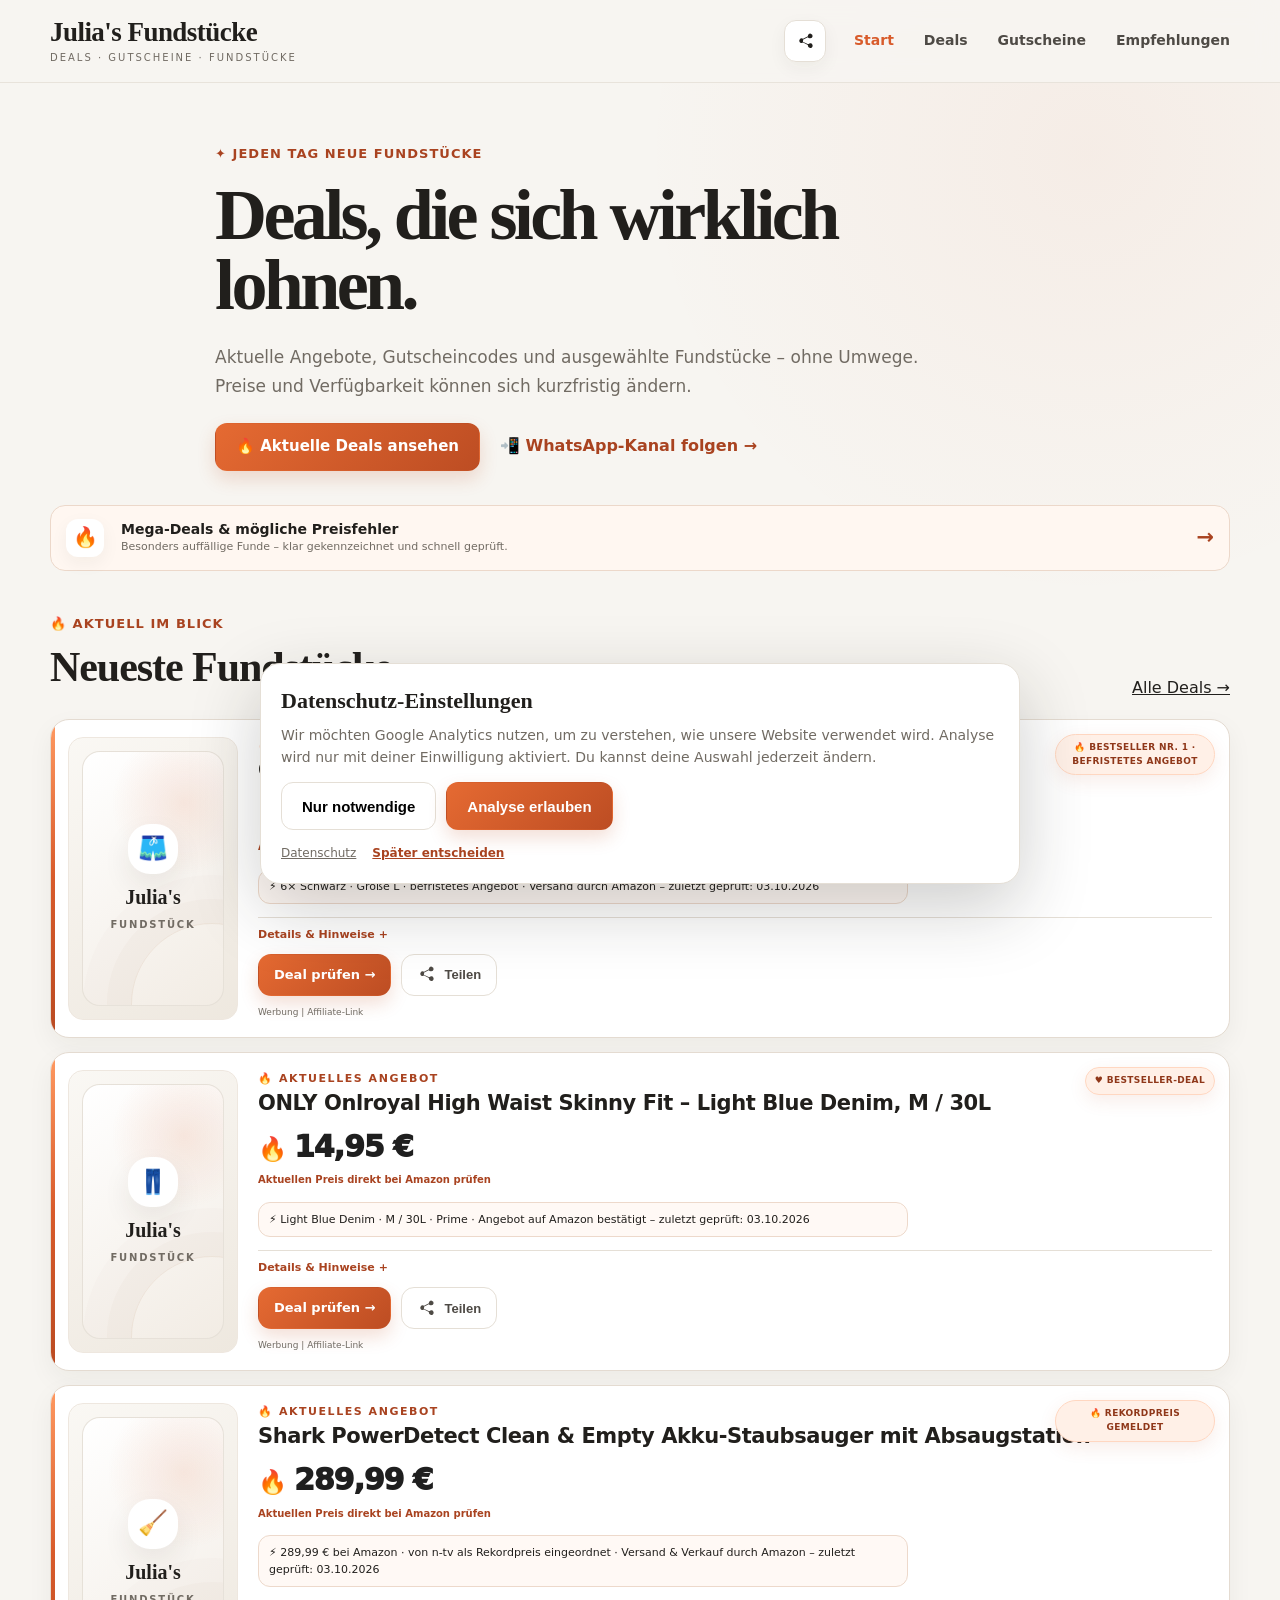
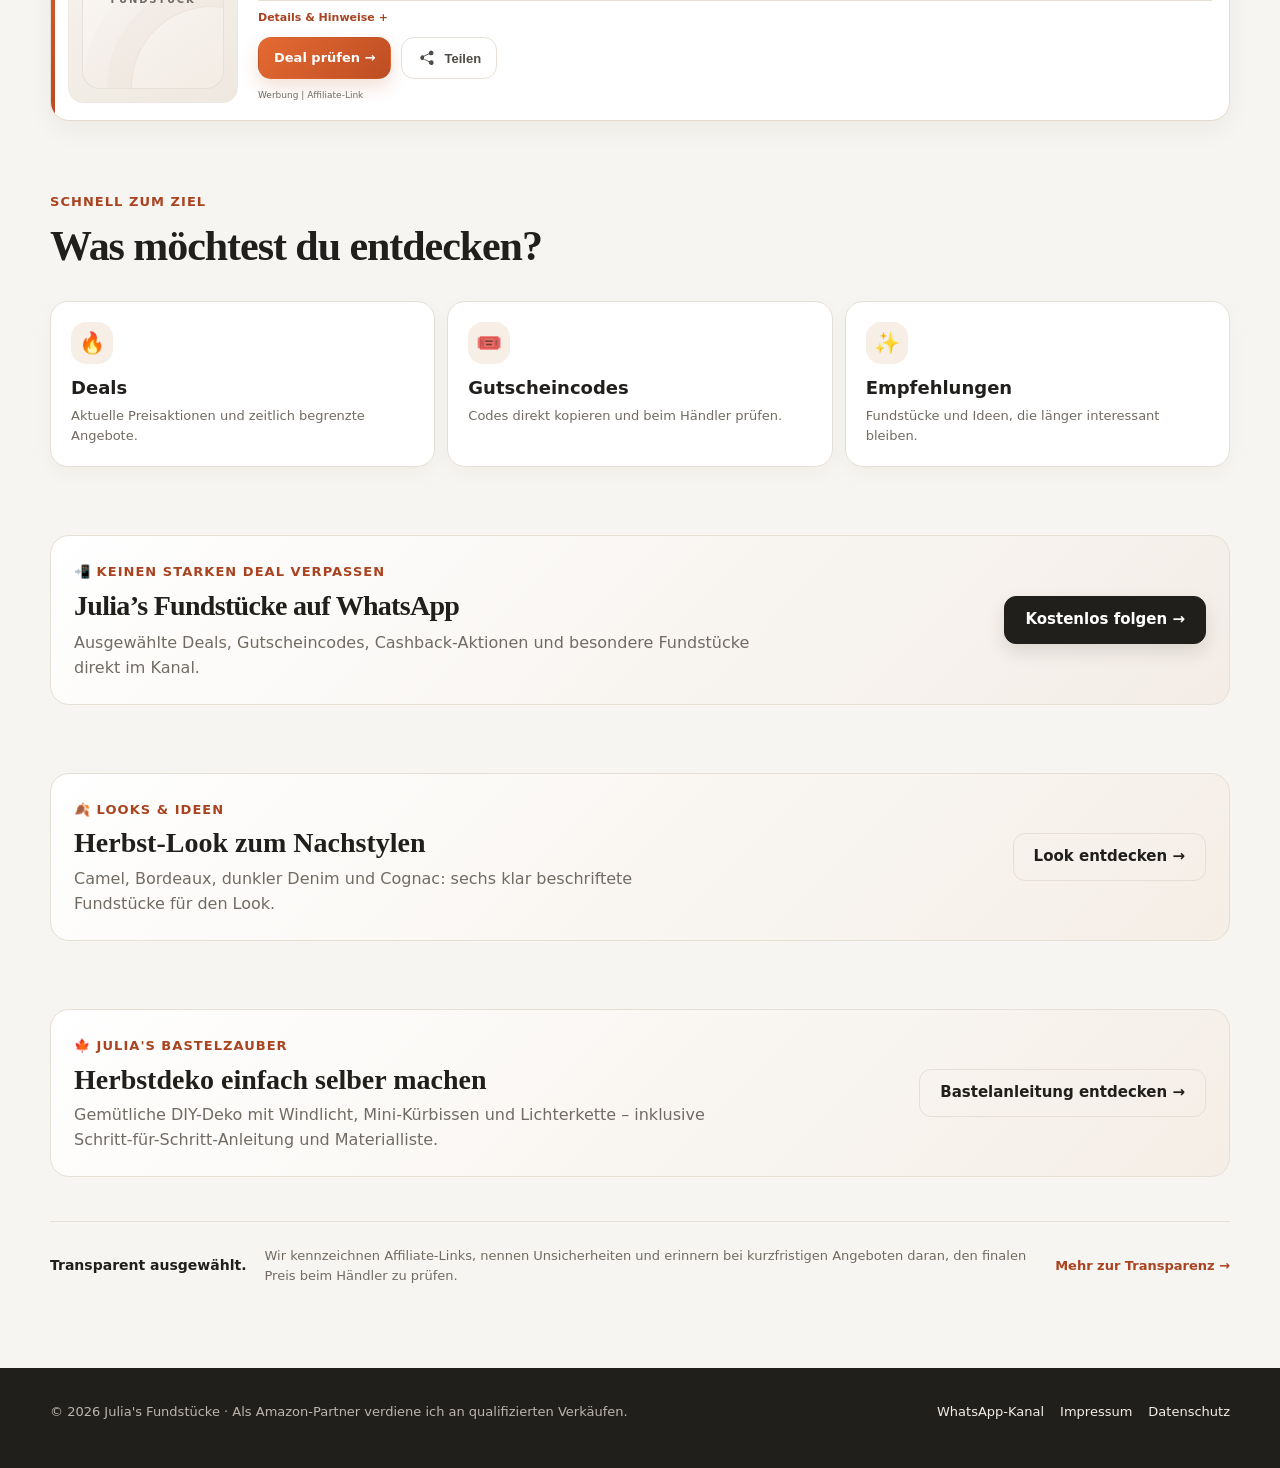
<file: index.html>
<!doctype html>
<html lang="de">
<head>
  <script src="analytics.js"></script>
  <meta property="og:type" content="website">
  <meta property="og:site_name" content="Julia's Fundstücke">
  <meta property="og:title" content="Julia's Fundstücke – aktuelle Deals & Gutscheincodes">
  <meta property="og:description" content="Ausgewählte Deals, Gutscheincodes und Fundstücke – klar, aktuell und schnell gefunden.">
  <meta property="og:image" content="https://julias-fundstuecke.de/julias-fundstuecke-vorschau.jpg">
  <meta property="og:image:width" content="1200">
  <meta property="og:image:height" content="630">
  <meta name="twitter:card" content="summary_large_image">
  <meta name="twitter:image" content="https://julias-fundstuecke.de/julias-fundstuecke-vorschau.jpg">
  <meta charset="utf-8">
  <meta name="viewport" content="width=device-width,initial-scale=1">
  <meta name="description" content="Julia's Fundstücke – aktuelle Deals, Gutscheincodes und ausgewählte Empfehlungen.">
  <title>Julia's Fundstücke – aktuelle Deals & Gutscheincodes</title>
  <link rel="stylesheet" href="styles.css?v=20261003-1258">
</head>
<body class="home-page">
<header class="site-header">
  <div class="container header-inner">
    <a class="brand" href="index.html"><strong>Julia's Fundstücke</strong><span>Deals · Gutscheine · Fundstücke</span></a><button class="site-share-button" type="button" data-site-share aria-label="Diese Seite teilen" title="Diese Seite teilen"><svg viewBox="0 0 24 24" aria-hidden="true"><path d="M18 8a3 3 0 1 0-2.83-4A3 3 0 0 0 15 5c0 .18.02.35.05.52L8.91 8.59A3 3 0 0 0 7 8a3 3 0 1 0 1.91 5.41l6.14 3.07A3 3 0 0 0 15 17c0 .18.02.35.05.52A3 3 0 1 0 16 15c-.44 0-.86.1-1.23.27L8.63 12.2A3.1 3.1 0 0 0 9 11c0-.42-.08-.82-.23-1.19l6.13-3.07c.52.78 1.41 1.26 2.4 1.26H18Z"/></svg></button>
    <button class="nav-toggle" aria-label="Menü öffnen" aria-expanded="false" aria-controls="site-nav">☰</button>
    <nav class="nav" id="site-nav" aria-label="Hauptnavigation">
      <a href="index.html">Start</a>
      <a href="deals.html">Deals</a>
      <a href="gutscheincodes.html">Gutscheine</a>
      <a href="bestseller.html">Empfehlungen</a>
    </nav>
  </div>
</header>

<main>
  <section class="home-hero">
    <div class="container home-hero-inner">
      <div class="eyebrow">✦ Jeden Tag neue Fundstücke</div>
      <h1>Deals, die sich wirklich lohnen.</h1>
      <p class="home-lede">Aktuelle Angebote, Gutscheincodes und ausgewählte Fundstücke – ohne Umwege. Preise und Verfügbarkeit können sich kurzfristig ändern.</p>
      <div class="home-actions">
        <a class="btn btn-primary" href="deals.html">🔥 Aktuelle Deals ansehen</a>
        <a class="home-text-link" href="https://whatsapp.com/channel/0029VbDqaVECXC3Hq6vQYK27" target="_blank" rel="noopener">📲 WhatsApp-Kanal folgen →</a>
      </div>
    </div>
  </section>

  <section class="home-mega-teaser" aria-label="Mega-Deals">
    <div class="container">
      <a class="home-mega-link" href="mega-deals.html">
        <span class="home-mega-icon">🔥</span>
        <span class="home-mega-copy"><strong>Mega-Deals & mögliche Preisfehler</strong><small>Besonders auffällige Funde – klar gekennzeichnet und schnell geprüft.</small></span>
        <span class="home-mega-arrow" aria-hidden="true">→</span>
      </a>
    </div>
  </section>

  <section class="section home-hot">
    <div class="container">
      <div class="section-head">
        <div><div class="eyebrow">🔥 Aktuell im Blick</div><h2>Neueste Fundstücke</h2></div>
        <a href="deals.html">Alle Deals →</a>
      </div>
      <div class="deal-list" data-deals data-limit="3"></div>
    </div>
  </section>

  <section class="section home-categories">
    <div class="container">
      <div class="section-head simple-head">
        <div><div class="eyebrow">Schnell zum Ziel</div><h2>Was möchtest du entdecken?</h2></div>
      </div>
      <div class="category-grid">
        <a class="category-card" href="deals.html"><div class="icon">🔥</div><h3>Deals</h3><p>Aktuelle Preisaktionen und zeitlich begrenzte Angebote.</p></a>
        <a class="category-card" href="gutscheincodes.html"><div class="icon">🎟️</div><h3>Gutscheincodes</h3><p>Codes direkt kopieren und beim Händler prüfen.</p></a>
        <a class="category-card" href="bestseller.html"><div class="icon">✨</div><h3>Empfehlungen</h3><p>Fundstücke und Ideen, die länger interessant bleiben.</p></a>
      </div>
    </div>
  </section>

  <section class="section">
    <div class="container">
      <div class="channel-cta">
        <div>
          <div class="eyebrow">📲 Keinen starken Deal verpassen</div>
          <h2>Julia’s Fundstücke auf WhatsApp</h2>
          <p>Ausgewählte Deals, Gutscheincodes, Cashback-Aktionen und besondere Fundstücke direkt im Kanal.</p>
        </div>
        <a class="btn btn-channel" href="https://whatsapp.com/channel/0029VbDqaVECXC3Hq6vQYK27" target="_blank" rel="noopener">Kostenlos folgen →</a>
      </div>
    </div>
  </section>

  <section class="section">
    <div class="container">
      <div class="home-inspiration">
        <div>
          <div class="eyebrow">🍂 Looks & Ideen</div>
          <h2>Herbst-Look zum Nachstylen</h2>
          <p>Camel, Bordeaux, dunkler Denim und Cognac: sechs klar beschriftete Fundstücke für den Look.</p>
        </div>
        <a class="btn btn-secondary" href="herbst-outfit.html">Look entdecken →</a>
      </div>
    </div>
  </section>

  <section class="section">
    <div class="container">
      <div class="home-inspiration">
        <div>
          <div class="eyebrow">🍁 Julia's Bastelzauber</div>
          <h2>Herbstdeko einfach selber machen</h2>
          <p>Gemütliche DIY-Deko mit Windlicht, Mini-Kürbissen und Lichterkette – inklusive Schritt-für-Schritt-Anleitung und Materialliste.</p>
        </div>
        <a class="btn btn-secondary" href="herbstdeko-anleitung.html">Bastelanleitung entdecken →</a>
      </div>
    </div>
  </section>

  <section class="section home-transparency">
    <div class="container">
      <div class="compact-trust">
        <strong>Transparent ausgewählt.</strong>
        <span>Wir kennzeichnen Affiliate-Links, nennen Unsicherheiten und erinnern bei kurzfristigen Angeboten daran, den finalen Preis beim Händler zu prüfen.</span>
        <a href="datenschutz.html">Mehr zur Transparenz →</a>
      </div>
    </div>
  </section>
</main>

<footer class="footer"><div class="container footer-inner"><div>© <span data-year></span> Julia's Fundstücke · Als Amazon-Partner verdiene ich an qualifizierten Verkäufen.</div><div class="footer-links"><a href="https://whatsapp.com/channel/0029VbDqaVECXC3Hq6vQYK27" target="_blank" rel="noopener">WhatsApp-Kanal</a><a href="impressum.html">Impressum</a><a href="datenschutz.html">Datenschutz</a></div></div></footer>

<div class="consent-banner" data-consent-banner hidden role="dialog" aria-label="Datenschutzeinstellungen" aria-live="polite">
  <div class="consent-inner">
    <div class="consent-copy"><strong>Datenschutz-Einstellungen</strong><p>Wir möchten Google Analytics nutzen, um zu verstehen, wie unsere Website verwendet wird. Analyse wird nur mit deiner Einwilligung aktiviert. Du kannst deine Auswahl jederzeit ändern.</p></div>
    <div class="consent-actions"><button type="button" class="btn btn-secondary" data-consent-reject>Nur notwendige</button><button type="button" class="btn btn-primary" data-consent-accept>Analyse erlauben</button></div>
    <div class="consent-links"><a href="datenschutz.html">Datenschutz</a><button type="button" class="consent-link-button" data-consent-close>Später entscheiden</button></div>
  </div>
</div>
<script src="script.js?v=20261003-1258"></script>
</body>
</html>
</file>
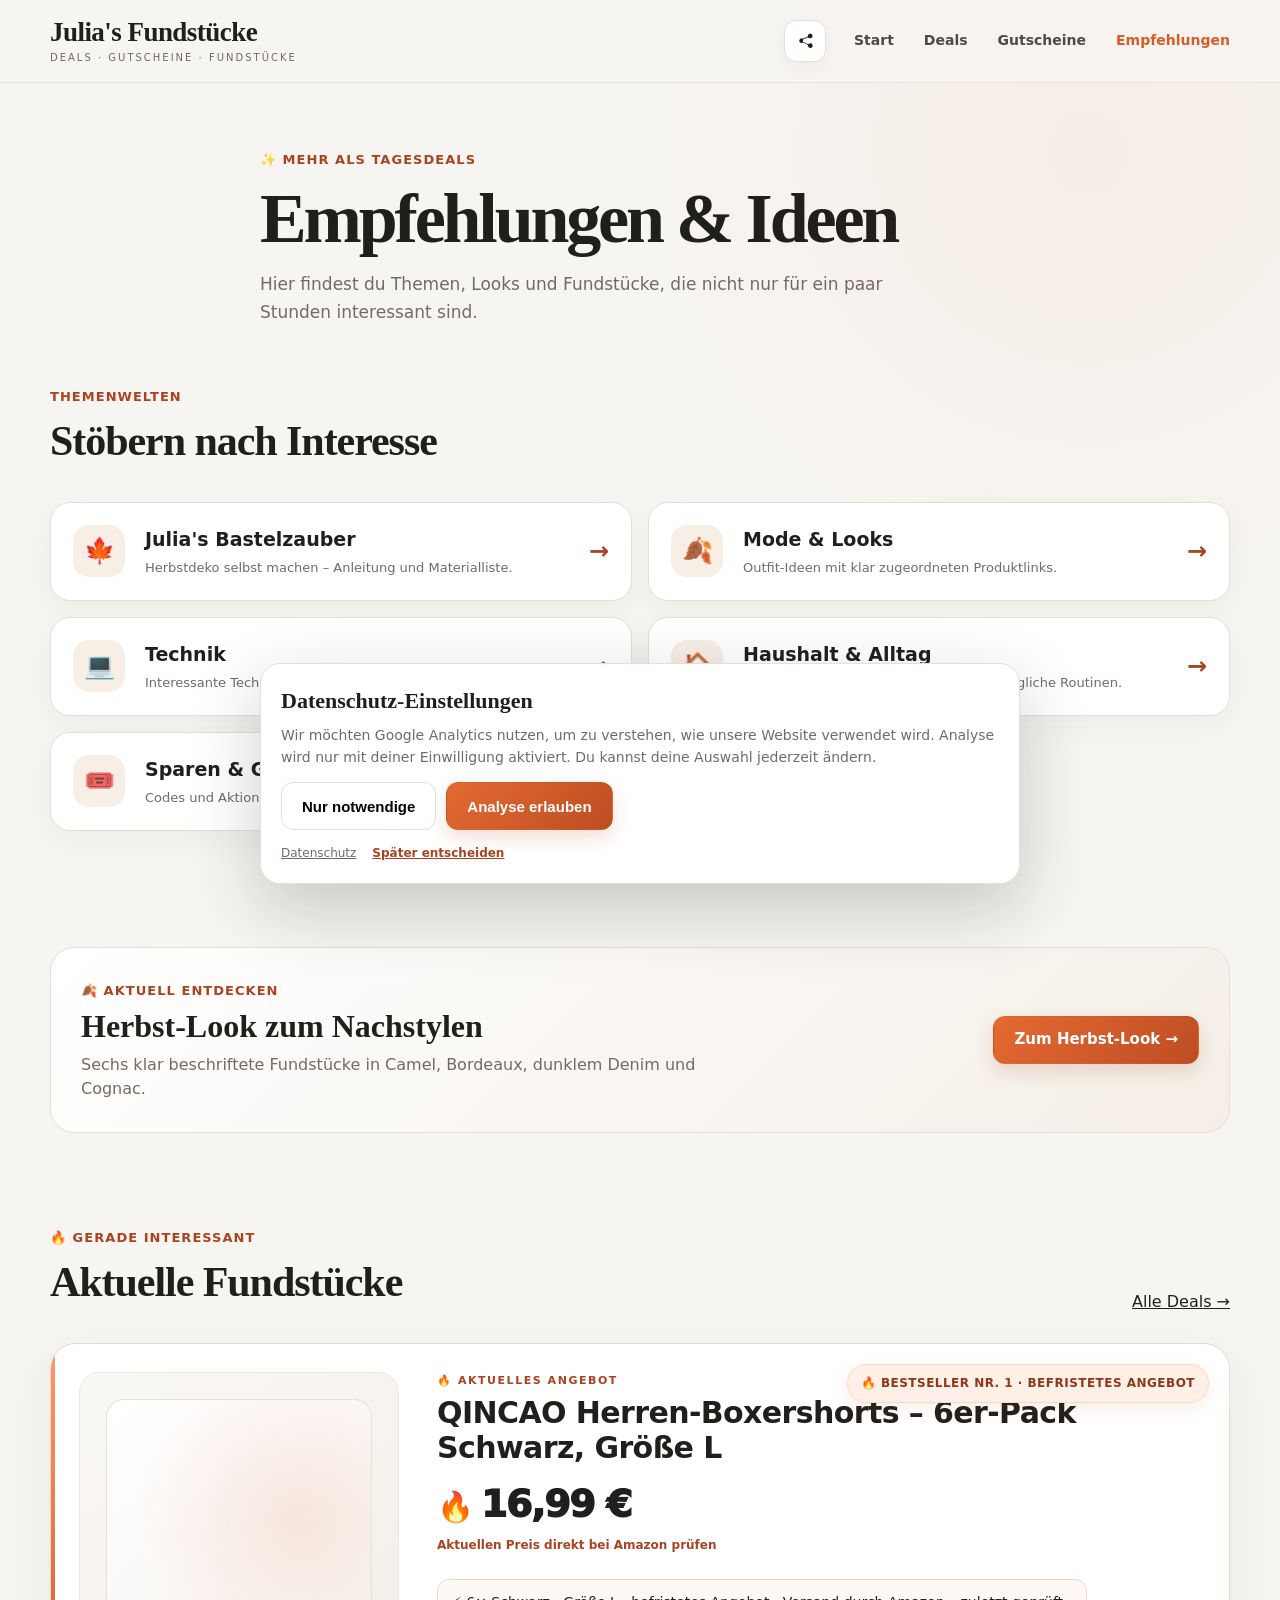
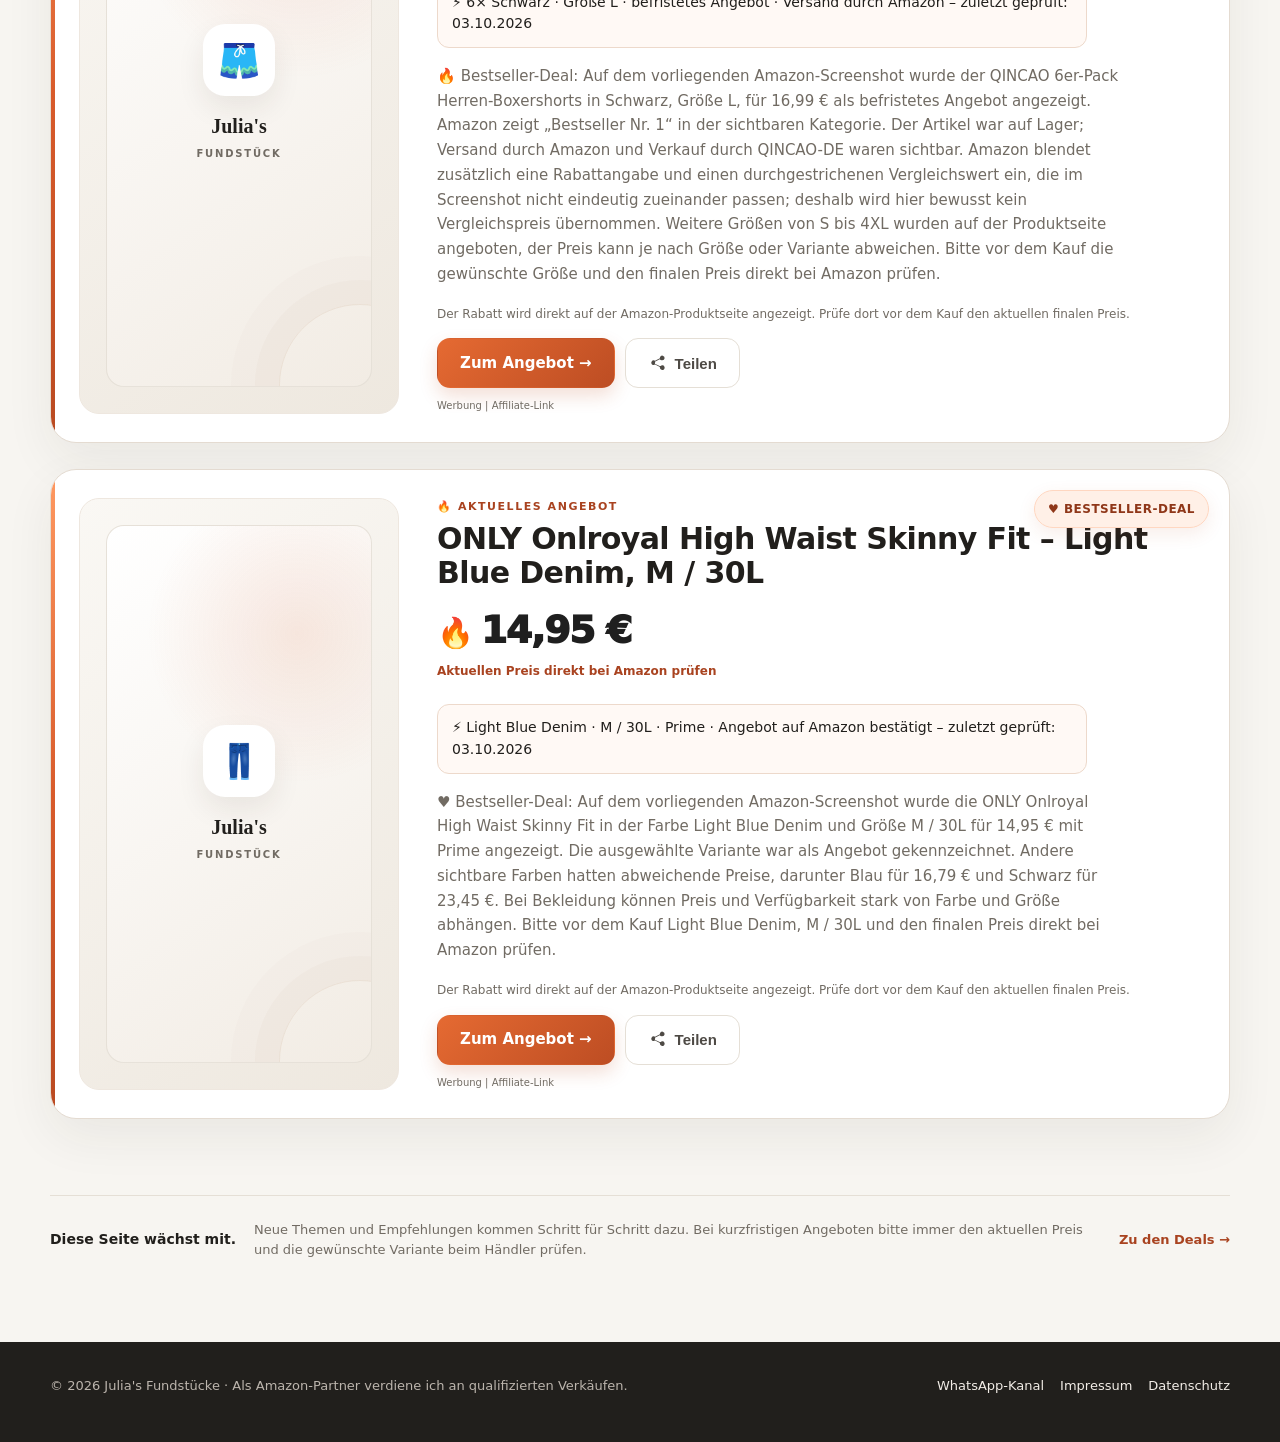
<file: bestseller.html>
<!doctype html>
<html lang="de">
<head>
  <script src="analytics.js"></script>
  <meta property="og:type" content="website">
  <meta property="og:site_name" content="Julia's Fundstücke">
  <meta property="og:title" content="Empfehlungen & Ideen | Julia's Fundstücke">
  <meta property="og:description" content="Ausgewählte Fundstücke, Themenwelten und Inspirationen, die länger interessant bleiben.">
  <meta property="og:image" content="https://julias-fundstuecke.de/julias-fundstuecke-vorschau.jpg">
  <meta property="og:image:width" content="1200">
  <meta property="og:image:height" content="630">
  <meta name="twitter:card" content="summary_large_image">
  <meta name="twitter:image" content="https://julias-fundstuecke.de/julias-fundstuecke-vorschau.jpg">
  <meta charset="utf-8">
  <meta name="viewport" content="width=device-width,initial-scale=1">
  <meta name="description" content="Empfehlungen, Themenwelten und Inspirationen bei Julia's Fundstücke.">
  <title>Empfehlungen & Ideen | Julia's Fundstücke</title>
  <link rel="stylesheet" href="styles.css?v=20261003-1258">
</head>
<body>
<header class="site-header">
  <div class="container header-inner">
    <a class="brand" href="index.html"><strong>Julia's Fundstücke</strong><span>Deals · Gutscheine · Fundstücke</span></a><button class="site-share-button" type="button" data-site-share aria-label="Diese Seite teilen" title="Diese Seite teilen"><svg viewBox="0 0 24 24" aria-hidden="true"><path d="M18 8a3 3 0 1 0-2.83-4A3 3 0 0 0 15 5c0 .18.02.35.05.52L8.91 8.59A3 3 0 0 0 7 8a3 3 0 1 0 1.91 5.41l6.14 3.07A3 3 0 0 0 15 17c0 .18.02.35.05.52A3 3 0 1 0 16 15c-.44 0-.86.1-1.23.27L8.63 12.2A3.1 3.1 0 0 0 9 11c0-.42-.08-.82-.23-1.19l6.13-3.07c.52.78 1.41 1.26 2.4 1.26H18Z"/></svg></button>
    <button class="nav-toggle" aria-label="Menü öffnen" aria-expanded="false" aria-controls="site-nav">☰</button>
    <nav class="nav" id="site-nav" aria-label="Hauptnavigation">
      <a href="index.html">Start</a>
      <a href="deals.html">Deals</a>
      <a href="gutscheincodes.html">Gutscheine</a>
      <a class="active" href="bestseller.html">Empfehlungen</a>
    </nav>
  </div>
</header>

<main>
  <section class="recommend-hero">
    <div class="container recommend-hero-inner">
      <div class="eyebrow">✨ Mehr als Tagesdeals</div>
      <h1>Empfehlungen & Ideen</h1>
      <p>Hier findest du Themen, Looks und Fundstücke, die nicht nur für ein paar Stunden interessant sind.</p>
    </div>
  </section>

  <section class="section recommend-topics">
    <div class="container">
      <div class="section-head">
        <div><div class="eyebrow">Themenwelten</div><h2>Stöbern nach Interesse</h2></div>
      </div>
      <div class="recommend-grid">
        <a class="recommend-card" href="herbstdeko-anleitung.html">
          <span class="recommend-icon">🍁</span>
          <div><h3>Julia's Bastelzauber</h3><p>Herbstdeko selbst machen – Anleitung und Materialliste.</p></div>
          <span class="recommend-arrow">→</span>
        </a>
        <a class="recommend-card" href="herbst-outfit.html">
          <span class="recommend-icon">🍂</span>
          <div><h3>Mode & Looks</h3><p>Outfit-Ideen mit klar zugeordneten Produktlinks.</p></div>
          <span class="recommend-arrow">→</span>
        </a>
        <a class="recommend-card" href="deals.html">
          <span class="recommend-icon">💻</span>
          <div><h3>Technik</h3><p>Interessante Technik-Fundstücke und starke Angebote.</p></div>
          <span class="recommend-arrow">→</span>
        </a>
        <a class="recommend-card" href="haushaltshelfer.html">
          <span class="recommend-icon">🏠</span>
          <div><h3>Haushalt & Alltag</h3><p>Praktische Fundstücke für Zuhause und tägliche Routinen.</p></div>
          <span class="recommend-arrow">→</span>
        </a>
        <a class="recommend-card" href="gutscheincodes.html">
          <span class="recommend-icon">🎟️</span>
          <div><h3>Sparen & Gutscheine</h3><p>Codes und Aktionen, die sich direkt prüfen lassen.</p></div>
          <span class="recommend-arrow">→</span>
        </a>
      </div>
    </div>
  </section>

  <section class="section">
    <div class="container">
      <div class="home-inspiration recommend-feature">
        <div>
          <div class="eyebrow">🍂 Aktuell entdecken</div>
          <h2>Herbst-Look zum Nachstylen</h2>
          <p>Sechs klar beschriftete Fundstücke in Camel, Bordeaux, dunklem Denim und Cognac.</p>
        </div>
        <a class="btn btn-primary" href="herbst-outfit.html">Zum Herbst-Look →</a>
      </div>
    </div>
  </section>

  <section class="section recommend-deals">
    <div class="container">
      <div class="section-head">
        <div><div class="eyebrow">🔥 Gerade interessant</div><h2>Aktuelle Fundstücke</h2></div>
        <a href="deals.html">Alle Deals →</a>
      </div>
      <div class="deal-list" data-deals data-limit="2"></div>
    </div>
  </section>

  <section class="section recommend-note-section">
    <div class="container">
      <div class="compact-trust">
        <strong>Diese Seite wächst mit.</strong>
        <span>Neue Themen und Empfehlungen kommen Schritt für Schritt dazu. Bei kurzfristigen Angeboten bitte immer den aktuellen Preis und die gewünschte Variante beim Händler prüfen.</span>
        <a href="deals.html">Zu den Deals →</a>
      </div>
    </div>
  </section>
</main>

<footer class="footer"><div class="container footer-inner"><div>© <span data-year></span> Julia's Fundstücke · Als Amazon-Partner verdiene ich an qualifizierten Verkäufen.</div><div class="footer-links"><a href="https://whatsapp.com/channel/0029VbDqaVECXC3Hq6vQYK27" target="_blank" rel="noopener">WhatsApp-Kanal</a><a href="impressum.html">Impressum</a><a href="datenschutz.html">Datenschutz</a></div></div></footer>

<div class="consent-banner" data-consent-banner hidden role="dialog" aria-label="Datenschutzeinstellungen" aria-live="polite">
  <div class="consent-inner">
    <div class="consent-copy"><strong>Datenschutz-Einstellungen</strong><p>Wir möchten Google Analytics nutzen, um zu verstehen, wie unsere Website verwendet wird. Analyse wird nur mit deiner Einwilligung aktiviert. Du kannst deine Auswahl jederzeit ändern.</p></div>
    <div class="consent-actions"><button type="button" class="btn btn-secondary" data-consent-reject>Nur notwendige</button><button type="button" class="btn btn-primary" data-consent-accept>Analyse erlauben</button></div>
    <div class="consent-links"><a href="datenschutz.html">Datenschutz</a><button type="button" class="consent-link-button" data-consent-close>Später entscheiden</button></div>
  </div>
</div>
<script src="script.js?v=20261003-1258"></script>
</body>
</html>
</file>
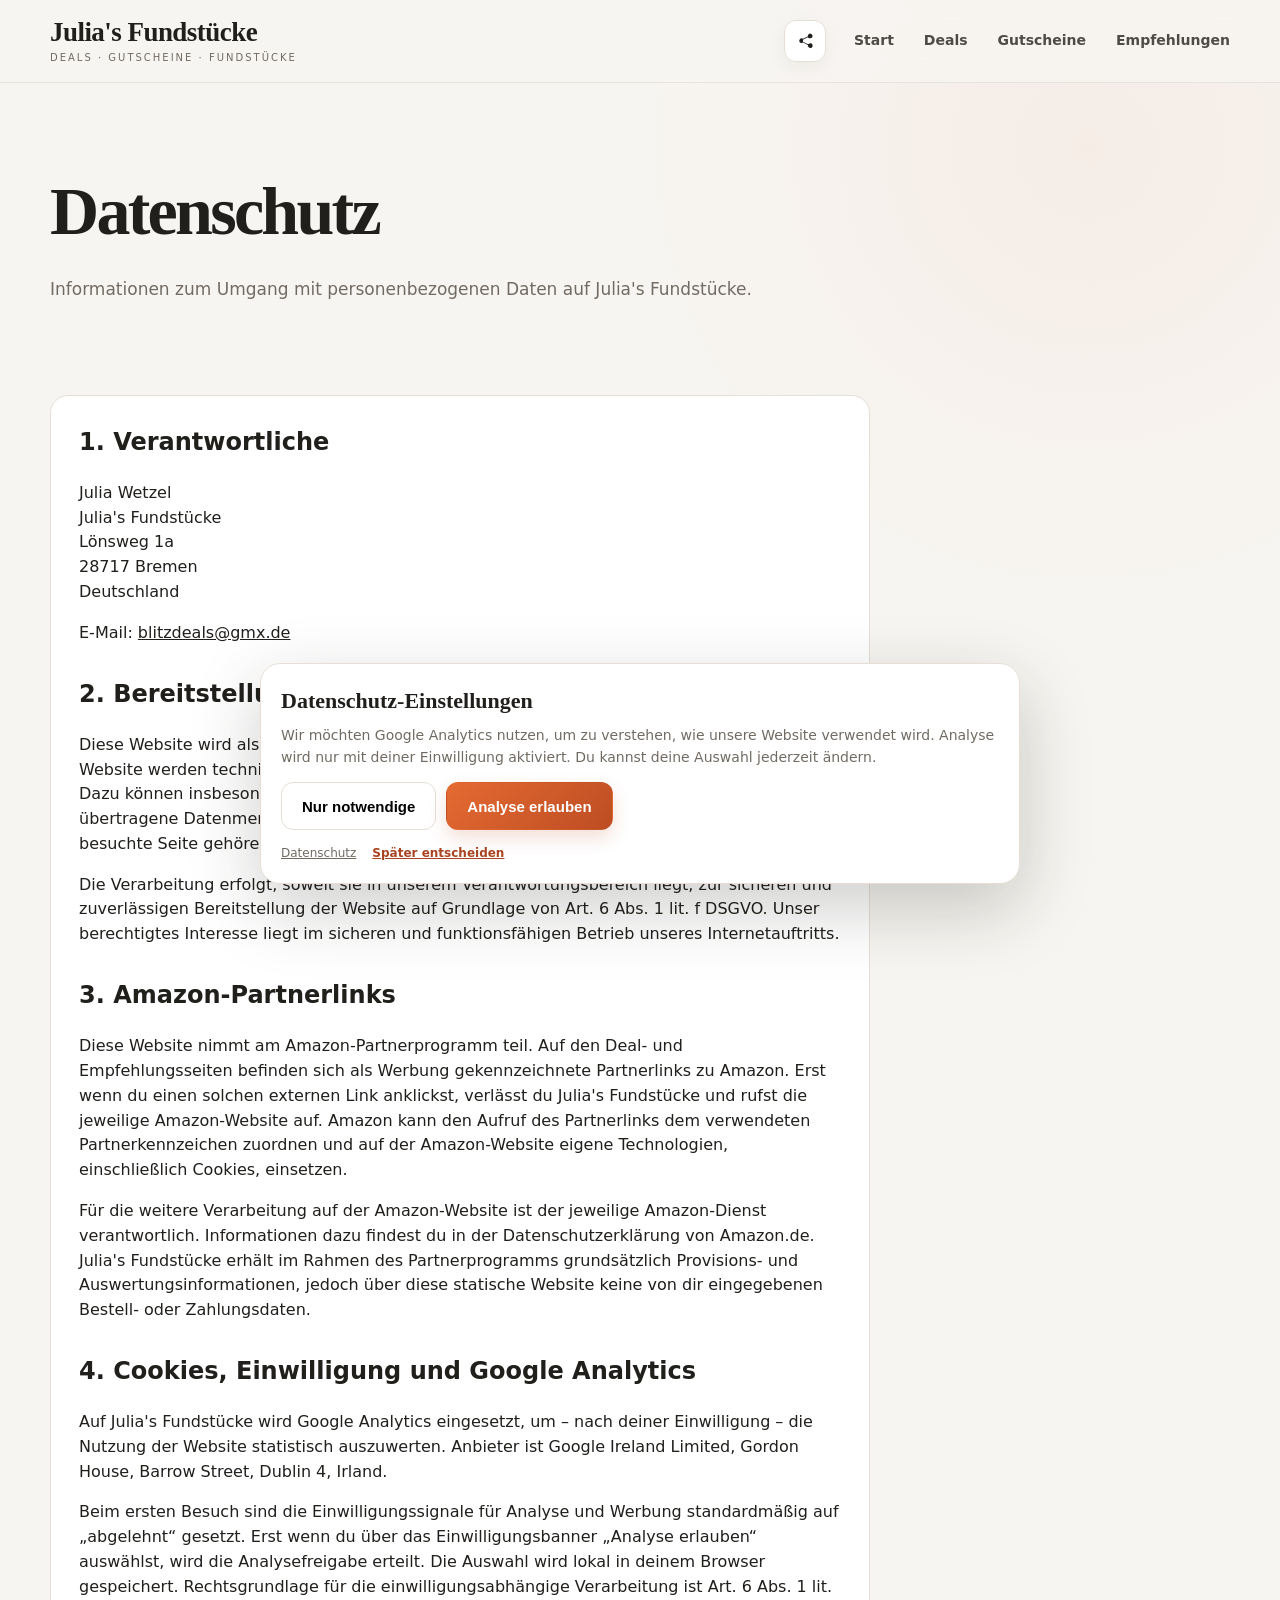
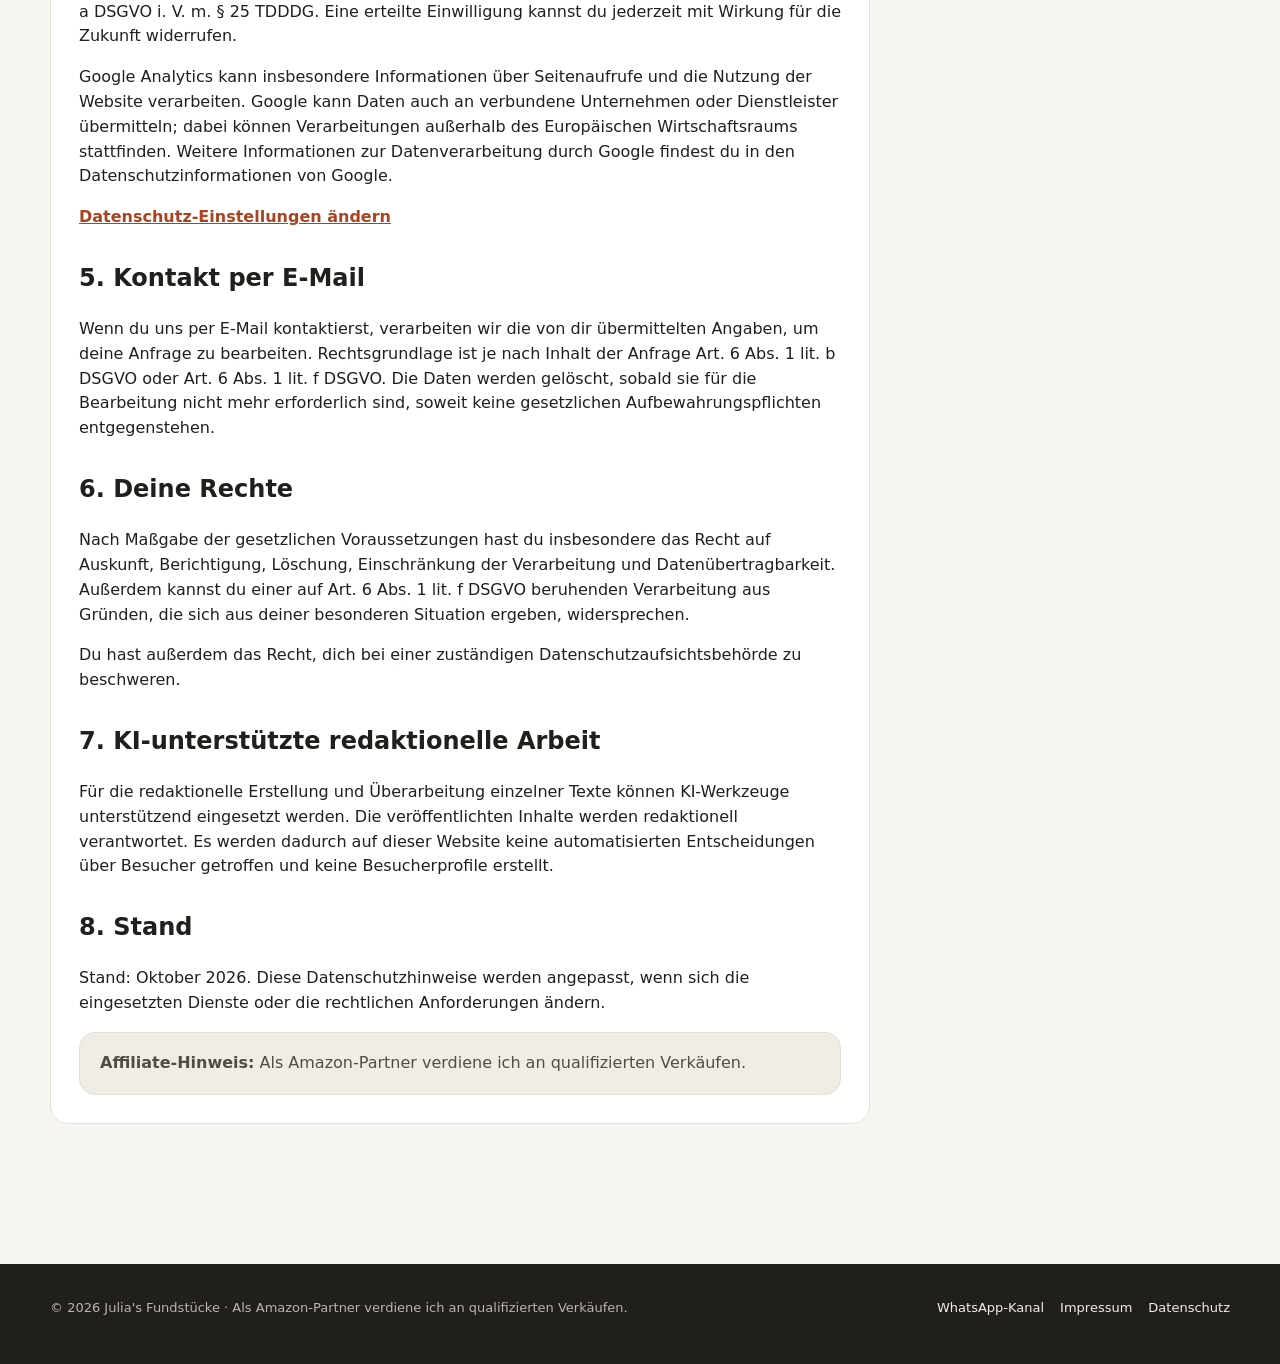
<file: datenschutz.html>
<!doctype html>
<html lang="de">
<head>
  <script src="analytics.js"></script>
<meta property="og:type" content="website">
  <meta property="og:site_name" content="Julia's Fundstücke">
  <meta property="og:title" content="Datenschutz | Julia's Fundstücke">
  <meta property="og:description" content="Datenschutzhinweise für Julia">
  <meta property="og:image" content="https://julias-fundstuecke.de/julias-fundstuecke-vorschau.jpg">
  <meta property="og:image:width" content="1200">
  <meta property="og:image:height" content="630">
  <meta name="twitter:card" content="summary_large_image">
  <meta name="twitter:image" content="https://julias-fundstuecke.de/julias-fundstuecke-vorschau.jpg">
<meta charset="utf-8"><meta name="viewport" content="width=device-width,initial-scale=1"><meta name="description" content="Datenschutzhinweise für Julia's Fundstücke."><title>Datenschutz | Julia's Fundstücke</title><link rel="stylesheet" href="styles.css?v=20261003-1258"></head>
<body>
<header class="site-header"><div class="container header-inner"><a class="brand" href="index.html"><strong>Julia's Fundstücke</strong><span>Deals · Gutscheine · Fundstücke</span></a><button class="site-share-button" type="button" data-site-share aria-label="Diese Seite teilen" title="Diese Seite teilen"><svg viewBox="0 0 24 24" aria-hidden="true"><path d="M18 8a3 3 0 1 0-2.83-4A3 3 0 0 0 15 5c0 .18.02.35.05.52L8.91 8.59A3 3 0 0 0 7 8a3 3 0 1 0 1.91 5.41l6.14 3.07A3 3 0 0 0 15 17c0 .18.02.35.05.52A3 3 0 1 0 16 15c-.44 0-.86.1-1.23.27L8.63 12.2A3.1 3.1 0 0 0 9 11c0-.42-.08-.82-.23-1.19l6.13-3.07c.52.78 1.41 1.26 2.4 1.26H18Z"/></svg></button><button class="nav-toggle" aria-label="Menü öffnen" aria-expanded="false" aria-controls="site-nav">☰</button><nav class="nav" id="site-nav" aria-label="Hauptnavigation"><a href="index.html">Start</a><a href="deals.html">Deals</a><a href="gutscheincodes.html">Gutscheine</a><a href="bestseller.html">Empfehlungen</a></nav></div></header>
<main>
<section class="page-hero"><div class="container"><h1>Datenschutz</h1><p>Informationen zum Umgang mit personenbezogenen Daten auf Julia's Fundstücke.</p></div></section>
<section class="section"><div class="container"><div class="prose">
<h2>1. Verantwortliche</h2>
<p>Julia Wetzel<br>Julia's Fundstücke<br>Lönsweg 1a<br>28717 Bremen<br>Deutschland</p>
<p>E-Mail: <a href="mailto:blitzdeals@gmx.de">blitzdeals@gmx.de</a></p>

<h2>2. Bereitstellung dieser Website</h2>
<p>Diese Website wird als statische Website über GitHub Pages bereitgestellt. Beim Aufruf einer Website werden technisch notwendige Verbindungsdaten an den Hosting-Anbieter übertragen. Dazu können insbesondere IP-Adresse, Datum und Uhrzeit des Abrufs, angeforderte Datei, übertragene Datenmenge, Browser- und Betriebssysteminformationen sowie die zuvor besuchte Seite gehören.</p>
<p>Die Verarbeitung erfolgt, soweit sie in unserem Verantwortungsbereich liegt, zur sicheren und zuverlässigen Bereitstellung der Website auf Grundlage von Art. 6 Abs. 1 lit. f DSGVO. Unser berechtigtes Interesse liegt im sicheren und funktionsfähigen Betrieb unseres Internetauftritts.</p>

<h2>3. Amazon-Partnerlinks</h2>
<p>Diese Website nimmt am Amazon-Partnerprogramm teil. Auf den Deal- und Empfehlungsseiten befinden sich als Werbung gekennzeichnete Partnerlinks zu Amazon. Erst wenn du einen solchen externen Link anklickst, verlässt du Julia's Fundstücke und rufst die jeweilige Amazon-Website auf. Amazon kann den Aufruf des Partnerlinks dem verwendeten Partnerkennzeichen zuordnen und auf der Amazon-Website eigene Technologien, einschließlich Cookies, einsetzen.</p>
<p>Für die weitere Verarbeitung auf der Amazon-Website ist der jeweilige Amazon-Dienst verantwortlich. Informationen dazu findest du in der Datenschutzerklärung von Amazon.de. Julia's Fundstücke erhält im Rahmen des Partnerprogramms grundsätzlich Provisions- und Auswertungsinformationen, jedoch über diese statische Website keine von dir eingegebenen Bestell- oder Zahlungsdaten.</p>

<h2>4. Cookies, Einwilligung und Google Analytics</h2>
<p>Auf Julia's Fundstücke wird Google Analytics eingesetzt, um – nach deiner Einwilligung – die Nutzung der Website statistisch auszuwerten. Anbieter ist Google Ireland Limited, Gordon House, Barrow Street, Dublin 4, Irland.</p>
<p>Beim ersten Besuch sind die Einwilligungssignale für Analyse und Werbung standardmäßig auf „abgelehnt“ gesetzt. Erst wenn du über das Einwilligungsbanner „Analyse erlauben“ auswählst, wird die Analysefreigabe erteilt. Die Auswahl wird lokal in deinem Browser gespeichert. Rechtsgrundlage für die einwilligungsabhängige Verarbeitung ist Art. 6 Abs. 1 lit. a DSGVO i. V. m. § 25 TDDDG. Eine erteilte Einwilligung kannst du jederzeit mit Wirkung für die Zukunft widerrufen.</p>
<p>Google Analytics kann insbesondere Informationen über Seitenaufrufe und die Nutzung der Website verarbeiten. Google kann Daten auch an verbundene Unternehmen oder Dienstleister übermitteln; dabei können Verarbeitungen außerhalb des Europäischen Wirtschaftsraums stattfinden. Weitere Informationen zur Datenverarbeitung durch Google findest du in den Datenschutzinformationen von Google.</p>
<p><button type="button" class="consent-settings-button" data-consent-settings>Datenschutz-Einstellungen ändern</button></p>

<h2>5. Kontakt per E-Mail</h2>
<p>Wenn du uns per E-Mail kontaktierst, verarbeiten wir die von dir übermittelten Angaben, um deine Anfrage zu bearbeiten. Rechtsgrundlage ist je nach Inhalt der Anfrage Art. 6 Abs. 1 lit. b DSGVO oder Art. 6 Abs. 1 lit. f DSGVO. Die Daten werden gelöscht, sobald sie für die Bearbeitung nicht mehr erforderlich sind, soweit keine gesetzlichen Aufbewahrungspflichten entgegenstehen.</p>

<h2>6. Deine Rechte</h2>
<p>Nach Maßgabe der gesetzlichen Voraussetzungen hast du insbesondere das Recht auf Auskunft, Berichtigung, Löschung, Einschränkung der Verarbeitung und Datenübertragbarkeit. Außerdem kannst du einer auf Art. 6 Abs. 1 lit. f DSGVO beruhenden Verarbeitung aus Gründen, die sich aus deiner besonderen Situation ergeben, widersprechen.</p>
<p>Du hast außerdem das Recht, dich bei einer zuständigen Datenschutzaufsichtsbehörde zu beschweren.</p>

<h2>7. KI-unterstützte redaktionelle Arbeit</h2>
<p>Für die redaktionelle Erstellung und Überarbeitung einzelner Texte können KI-Werkzeuge unterstützend eingesetzt werden. Die veröffentlichten Inhalte werden redaktionell verantwortet. Es werden dadurch auf dieser Website keine automatisierten Entscheidungen über Besucher getroffen und keine Besucherprofile erstellt.</p>

<h2>8. Stand</h2>
<p>Stand: Oktober 2026. Diese Datenschutzhinweise werden angepasst, wenn sich die eingesetzten Dienste oder die rechtlichen Anforderungen ändern.</p>

<div class="info-box"><strong>Affiliate-Hinweis:</strong> Als Amazon-Partner verdiene ich an qualifizierten Verkäufen.</div>
</div></div></section>
</main>
<footer class="footer"><div class="container footer-inner"><div>© <span data-year></span> Julia's Fundstücke · Als Amazon-Partner verdiene ich an qualifizierten Verkäufen.</div><div class="footer-links"><a href="https://whatsapp.com/channel/0029VbDqaVECXC3Hq6vQYK27" target="_blank" rel="noopener">WhatsApp-Kanal</a><a href="impressum.html">Impressum</a><a href="datenschutz.html">Datenschutz</a></div></div></footer>

<div class="consent-banner" data-consent-banner hidden role="dialog" aria-label="Datenschutzeinstellungen" aria-live="polite">
  <div class="consent-inner">
    <div class="consent-copy"><strong>Datenschutz-Einstellungen</strong><p>Wir möchten Google Analytics nutzen, um zu verstehen, wie unsere Website verwendet wird. Analyse wird nur mit deiner Einwilligung aktiviert. Du kannst deine Auswahl jederzeit ändern.</p></div>
    <div class="consent-actions"><button type="button" class="btn btn-secondary" data-consent-reject>Nur notwendige</button><button type="button" class="btn btn-primary" data-consent-accept>Analyse erlauben</button></div>
    <div class="consent-links"><a href="datenschutz.html">Datenschutz</a><button type="button" class="consent-link-button" data-consent-close>Später entscheiden</button></div>
  </div>
</div>
<script src="script.js?v=20261003-1258"></script></body></html>
</file>
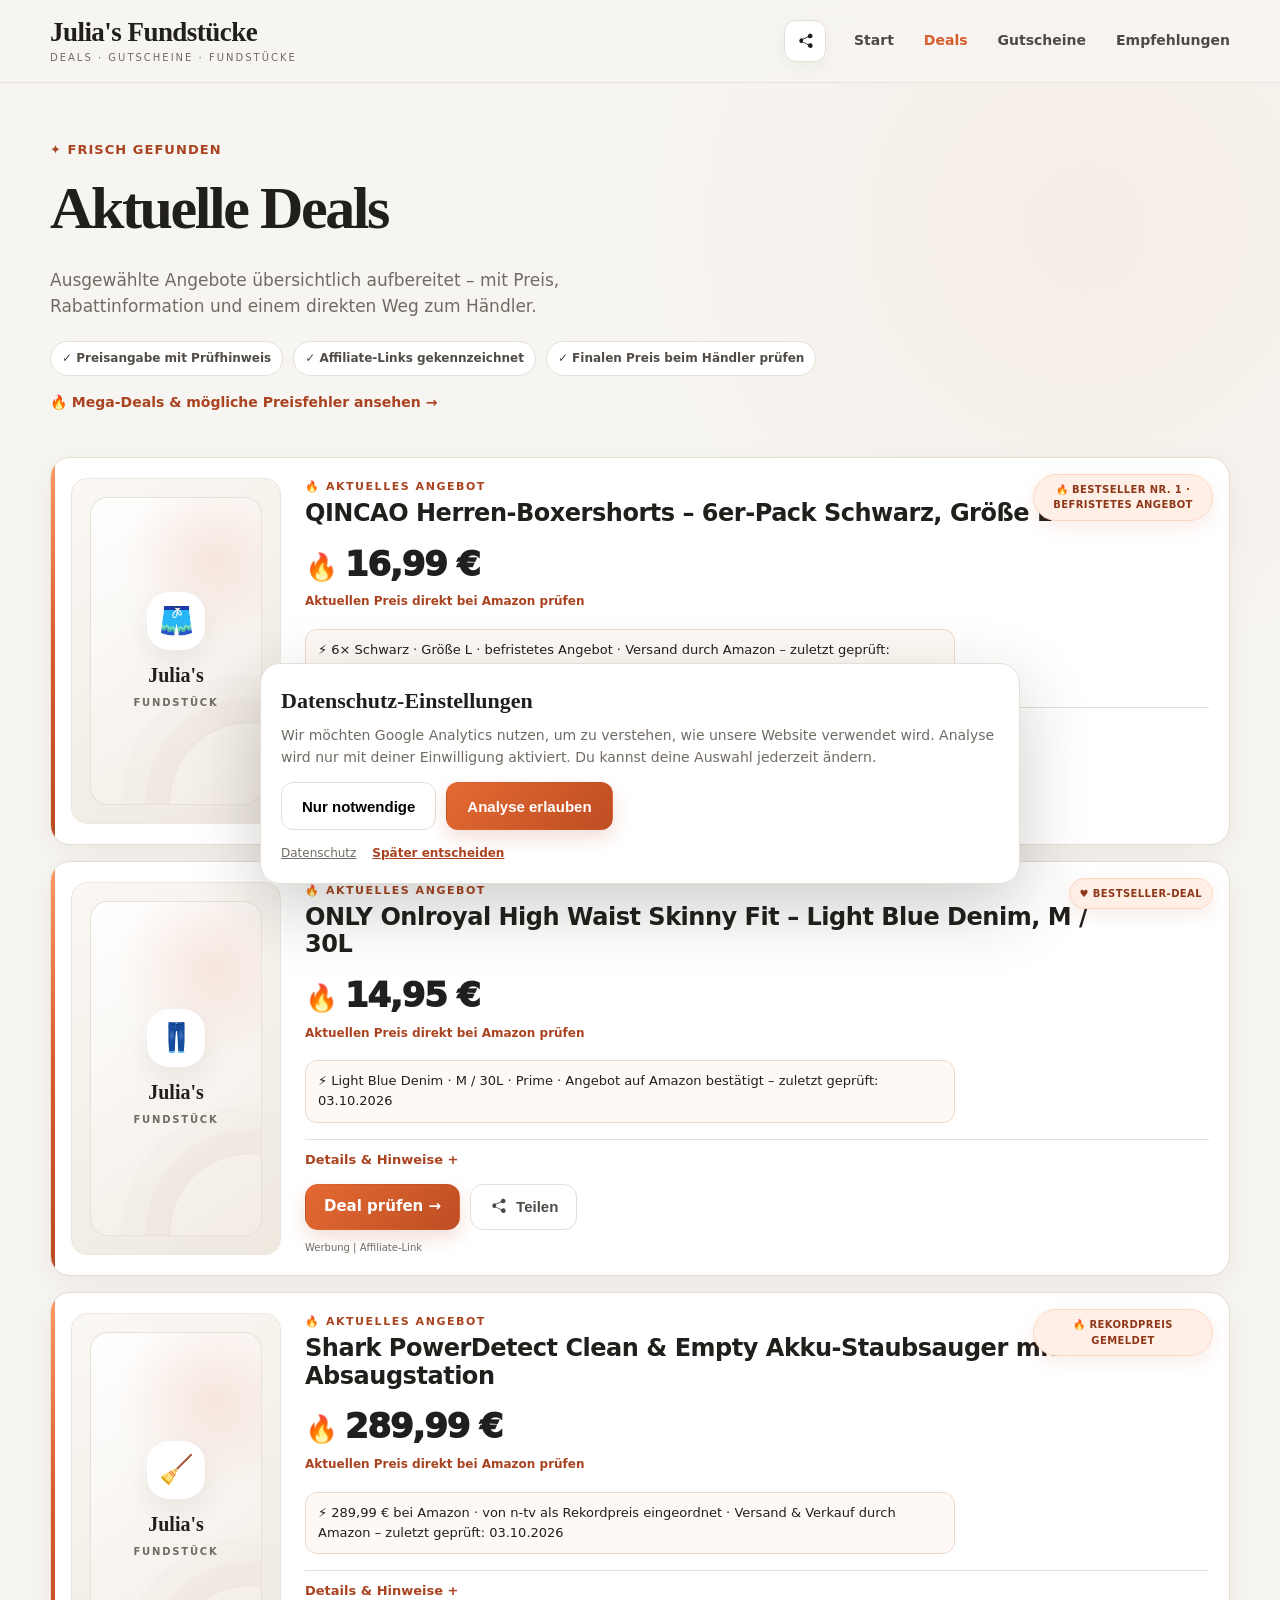
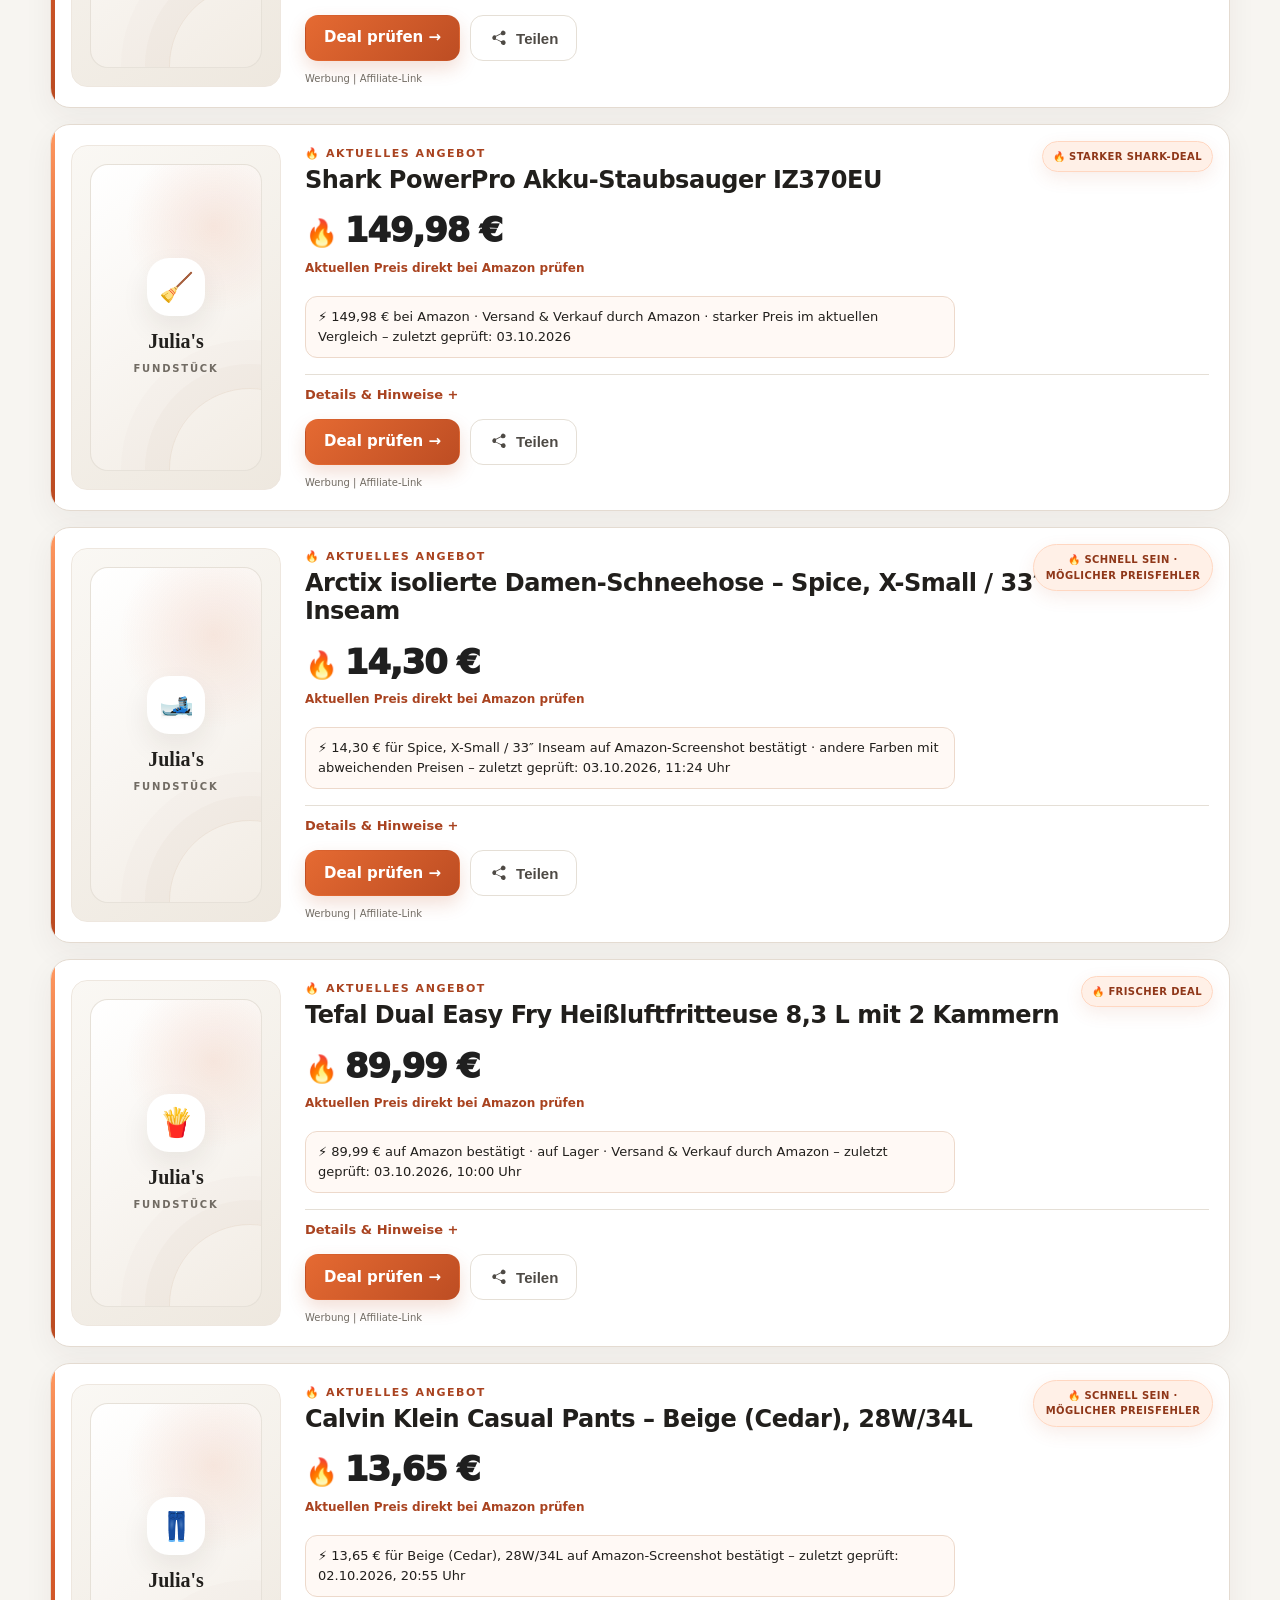
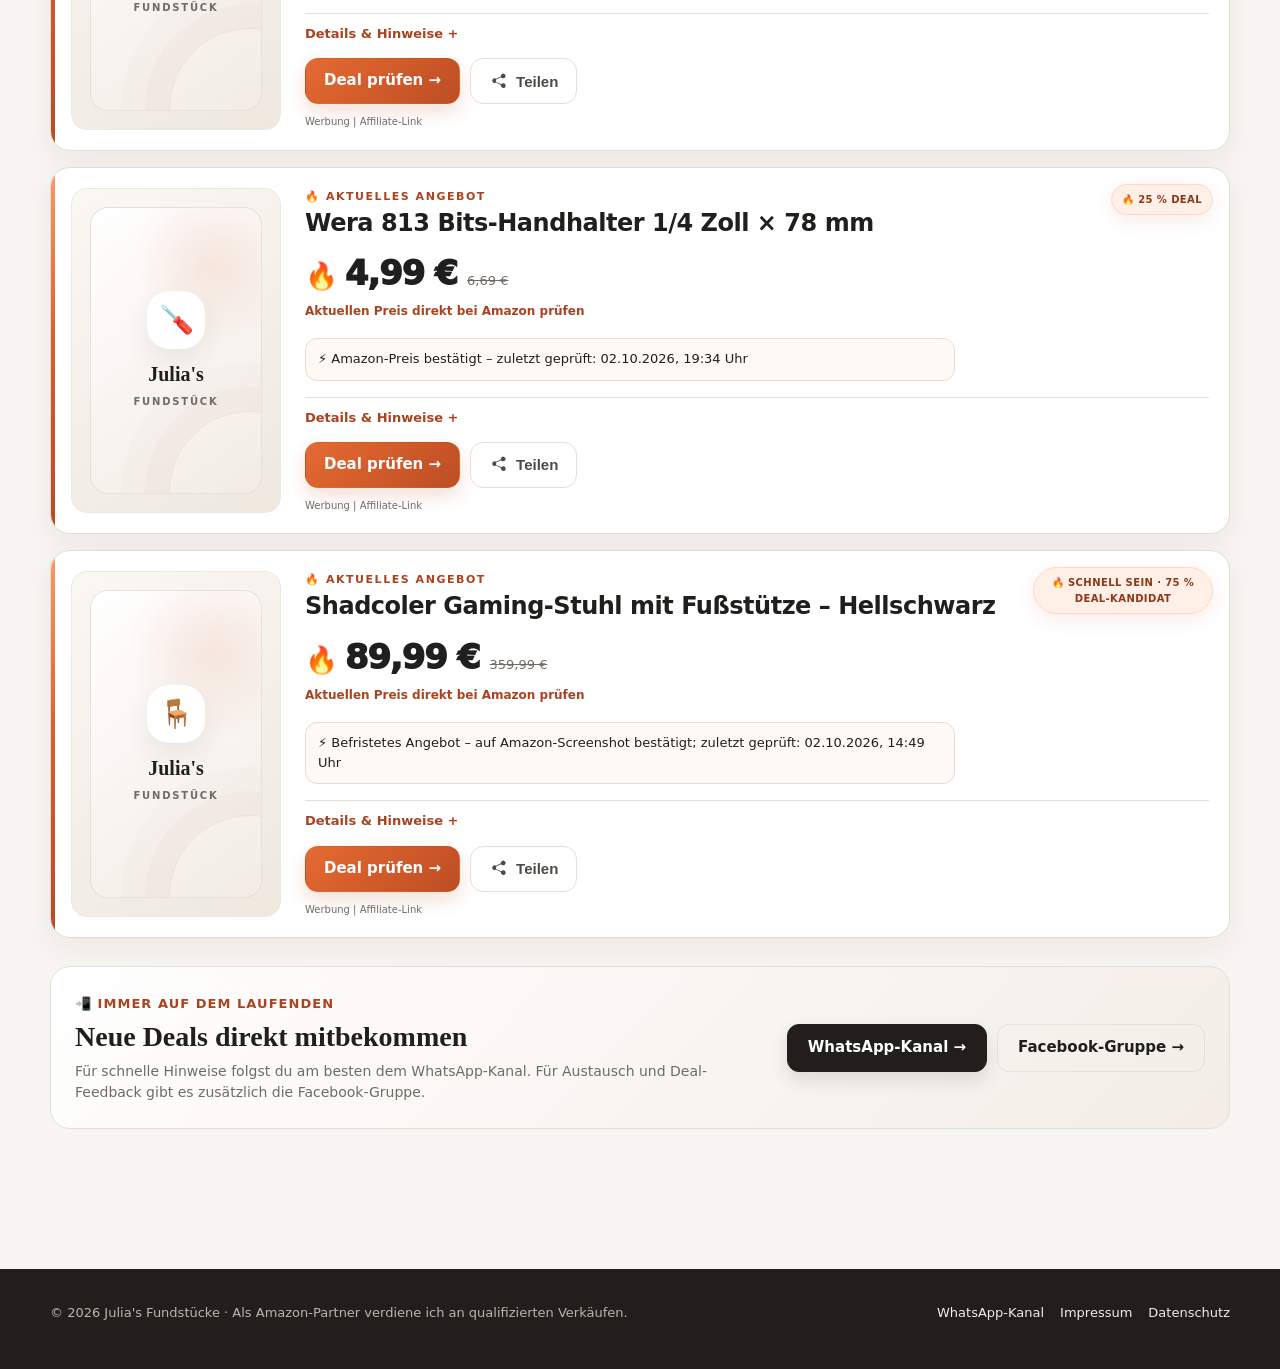
<file: deals.html>
<!doctype html>
<html lang="de">
<head>
  <script src="analytics.js"></script>
<meta property="og:type" content="website">
  <meta property="og:site_name" content="Julia's Fundstücke">
  <meta property="og:title" content="Aktuelle Deals | Julia's Fundstücke">
  <meta property="og:description" content="Aktuelle Deals und Angebote bei Julia">
  <meta property="og:image" content="https://julias-fundstuecke.de/julias-fundstuecke-vorschau.jpg">
  <meta property="og:image:width" content="1200">
  <meta property="og:image:height" content="630">
  <meta name="twitter:card" content="summary_large_image">
  <meta name="twitter:image" content="https://julias-fundstuecke.de/julias-fundstuecke-vorschau.jpg">

  <meta charset="utf-8"><meta name="viewport" content="width=device-width,initial-scale=1">
  <meta name="description" content="Aktuelle Deals und Angebote bei Julia's Fundstücke.">
  <title>Aktuelle Deals | Julia's Fundstücke</title>
  <link rel="stylesheet" href="styles.css?v=20261003-1258">
</head>
<body class="deals-page">
<header class="site-header"><div class="container header-inner"><a class="brand" href="index.html"><strong>Julia's Fundstücke</strong><span>Deals · Gutscheine · Fundstücke</span></a><button class="site-share-button" type="button" data-site-share aria-label="Diese Seite teilen" title="Diese Seite teilen"><svg viewBox="0 0 24 24" aria-hidden="true"><path d="M18 8a3 3 0 1 0-2.83-4A3 3 0 0 0 15 5c0 .18.02.35.05.52L8.91 8.59A3 3 0 0 0 7 8a3 3 0 1 0 1.91 5.41l6.14 3.07A3 3 0 0 0 15 17c0 .18.02.35.05.52A3 3 0 1 0 16 15c-.44 0-.86.1-1.23.27L8.63 12.2A3.1 3.1 0 0 0 9 11c0-.42-.08-.82-.23-1.19l6.13-3.07c.52.78 1.41 1.26 2.4 1.26H18Z"/></svg></button><button class="nav-toggle" aria-label="Menü öffnen" aria-expanded="false" aria-controls="site-nav">☰</button>
<nav class="nav" id="site-nav" aria-label="Hauptnavigation"><a href="index.html">Start</a><a href="deals.html">Deals</a><a href="gutscheincodes.html">Gutscheine</a><a href="bestseller.html">Empfehlungen</a></nav></div></header>

<main>
<section class="page-hero">
  <div class="container">
    <div class="eyebrow">✦ Frisch gefunden</div>
    <h1>Aktuelle Deals</h1>
    <p>Ausgewählte Angebote übersichtlich aufbereitet – mit Preis, Rabattinformation und einem direkten Weg zum Händler.</p>
    <div class="trust-strip" style="margin-top:22px">
      <span>✓ Preisangabe mit Prüfhinweis</span>
      <span>✓ Affiliate-Links gekennzeichnet</span>
      <span>✓ Finalen Preis beim Händler prüfen</span>
    </div>
    <a class="mega-entry-link" href="mega-deals.html">🔥 Mega-Deals & mögliche Preisfehler ansehen →</a>
  </div>
</section>
<section class="section deals-section">
    <div class="container">
      <div class="deal-list deals-feed" data-deals></div>

      <div class="deal-community">
        <div>
          <div class="eyebrow">📲 Immer auf dem Laufenden</div>
          <h2>Neue Deals direkt mitbekommen</h2>
          <p>Für schnelle Hinweise folgst du am besten dem WhatsApp-Kanal. Für Austausch und Deal-Feedback gibt es zusätzlich die Facebook-Gruppe.</p>
        </div>
        <div class="deal-community-actions">
          <a class="btn btn-channel" href="https://whatsapp.com/channel/0029VbDqaVECXC3Hq6vQYK27" target="_blank" rel="noopener">WhatsApp-Kanal →</a>
          <a class="btn btn-secondary" href="https://www.facebook.com/share/g/1CDpJMHCjn/?mibextid=wwXIfr" target="_blank" rel="noopener">Facebook-Gruppe →</a>
        </div>
      </div>
    </div>
  </section>
</main>
<footer class="footer"><div class="container footer-inner"><div>© <span data-year></span> Julia's Fundstücke · Als Amazon-Partner verdiene ich an qualifizierten Verkäufen.</div><div class="footer-links"><a href="https://whatsapp.com/channel/0029VbDqaVECXC3Hq6vQYK27" target="_blank" rel="noopener">WhatsApp-Kanal</a><a href="impressum.html">Impressum</a><a href="datenschutz.html">Datenschutz</a></div></div></footer>

<div class="consent-banner" data-consent-banner hidden role="dialog" aria-label="Datenschutzeinstellungen" aria-live="polite">
  <div class="consent-inner">
    <div class="consent-copy"><strong>Datenschutz-Einstellungen</strong><p>Wir möchten Google Analytics nutzen, um zu verstehen, wie unsere Website verwendet wird. Analyse wird nur mit deiner Einwilligung aktiviert. Du kannst deine Auswahl jederzeit ändern.</p></div>
    <div class="consent-actions"><button type="button" class="btn btn-secondary" data-consent-reject>Nur notwendige</button><button type="button" class="btn btn-primary" data-consent-accept>Analyse erlauben</button></div>
    <div class="consent-links"><a href="datenschutz.html">Datenschutz</a><button type="button" class="consent-link-button" data-consent-close>Später entscheiden</button></div>
  </div>
</div>
<script src="script.js?v=20261003-1258"></script>
</body></html>
</file>
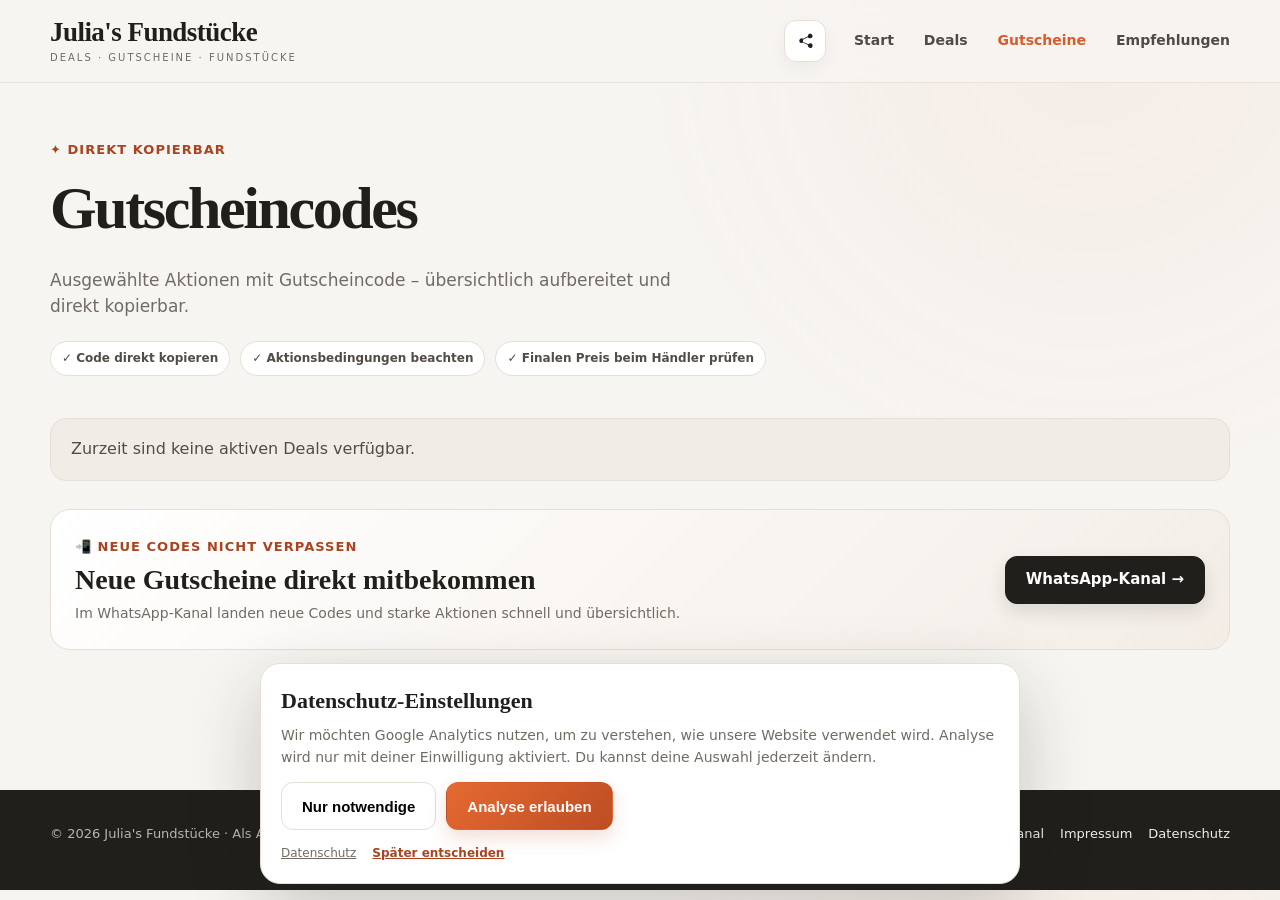
<file: gutscheincodes.html>
<!doctype html>
<html lang="de">
<head>
  <script src="analytics.js"></script>
<meta property="og:type" content="website">
  <meta property="og:site_name" content="Julia's Fundstücke">
  <meta property="og:title" content="Gutscheincodes | Julia's Fundstücke">
  <meta property="og:description" content="Aktuelle Deals, Gutscheincodes und ausgewählte Fundstücke bei Julia’s Fundstücke.">
  <meta property="og:image" content="https://julias-fundstuecke.de/julias-fundstuecke-vorschau.jpg">
  <meta property="og:image:width" content="1200">
  <meta property="og:image:height" content="630">
  <meta name="twitter:card" content="summary_large_image">
  <meta name="twitter:image" content="https://julias-fundstuecke.de/julias-fundstuecke-vorschau.jpg">
<meta charset="utf-8"><meta name="viewport" content="width=device-width,initial-scale=1"><title>Gutscheincodes | Julia's Fundstücke</title><link rel="stylesheet" href="styles.css?v=20261003-1258"></head>
<body class="codes-page">
<header class="site-header"><div class="container header-inner"><a class="brand" href="index.html"><strong>Julia's Fundstücke</strong><span>Deals · Gutscheine · Fundstücke</span></a><button class="site-share-button" type="button" data-site-share aria-label="Diese Seite teilen" title="Diese Seite teilen"><svg viewBox="0 0 24 24" aria-hidden="true"><path d="M18 8a3 3 0 1 0-2.83-4A3 3 0 0 0 15 5c0 .18.02.35.05.52L8.91 8.59A3 3 0 0 0 7 8a3 3 0 1 0 1.91 5.41l6.14 3.07A3 3 0 0 0 15 17c0 .18.02.35.05.52A3 3 0 1 0 16 15c-.44 0-.86.1-1.23.27L8.63 12.2A3.1 3.1 0 0 0 9 11c0-.42-.08-.82-.23-1.19l6.13-3.07c.52.78 1.41 1.26 2.4 1.26H18Z"/></svg></button><button class="nav-toggle" aria-label="Menü öffnen" aria-expanded="false" aria-controls="site-nav">☰</button><nav class="nav" id="site-nav" aria-label="Hauptnavigation"><a href="index.html">Start</a><a href="deals.html">Deals</a><a href="gutscheincodes.html">Gutscheine</a><a href="bestseller.html">Empfehlungen</a></nav></div></header>
<main><section class="page-hero"><div class="container"><div class="eyebrow">✦ Direkt kopierbar</div><h1>Gutscheincodes</h1><p>Ausgewählte Aktionen mit Gutscheincode – übersichtlich aufbereitet und direkt kopierbar.</p><div class="trust-strip" style="margin-top:22px"><span>✓ Code direkt kopieren</span><span>✓ Aktionsbedingungen beachten</span><span>✓ Finalen Preis beim Händler prüfen</span></div></div></section>
<section class="section codes-section">
    <div class="container">
      <div class="deal-list codes-feed" data-deals data-only-codes="true"></div>

      <div class="deal-community code-community">
        <div>
          <div class="eyebrow">📲 Neue Codes nicht verpassen</div>
          <h2>Neue Gutscheine direkt mitbekommen</h2>
          <p>Im WhatsApp-Kanal landen neue Codes und starke Aktionen schnell und übersichtlich.</p>
        </div>
        <div class="deal-community-actions">
          <a class="btn btn-channel" href="https://whatsapp.com/channel/0029VbDqaVECXC3Hq6vQYK27" target="_blank" rel="noopener">WhatsApp-Kanal →</a>
        </div>
      </div>
    </div>
  </section></main>
<footer class="footer"><div class="container footer-inner"><div>© <span data-year></span> Julia's Fundstücke · Als Amazon-Partner verdiene ich an qualifizierten Verkäufen.</div><div class="footer-links"><a href="https://whatsapp.com/channel/0029VbDqaVECXC3Hq6vQYK27" target="_blank" rel="noopener">WhatsApp-Kanal</a><a href="impressum.html">Impressum</a><a href="datenschutz.html">Datenschutz</a></div></div></footer>

<div class="consent-banner" data-consent-banner hidden role="dialog" aria-label="Datenschutzeinstellungen" aria-live="polite">
  <div class="consent-inner">
    <div class="consent-copy"><strong>Datenschutz-Einstellungen</strong><p>Wir möchten Google Analytics nutzen, um zu verstehen, wie unsere Website verwendet wird. Analyse wird nur mit deiner Einwilligung aktiviert. Du kannst deine Auswahl jederzeit ändern.</p></div>
    <div class="consent-actions"><button type="button" class="btn btn-secondary" data-consent-reject>Nur notwendige</button><button type="button" class="btn btn-primary" data-consent-accept>Analyse erlauben</button></div>
    <div class="consent-links"><a href="datenschutz.html">Datenschutz</a><button type="button" class="consent-link-button" data-consent-close>Später entscheiden</button></div>
  </div>
</div>
<script src="script.js?v=20261003-1258"></script></body></html>
</file>
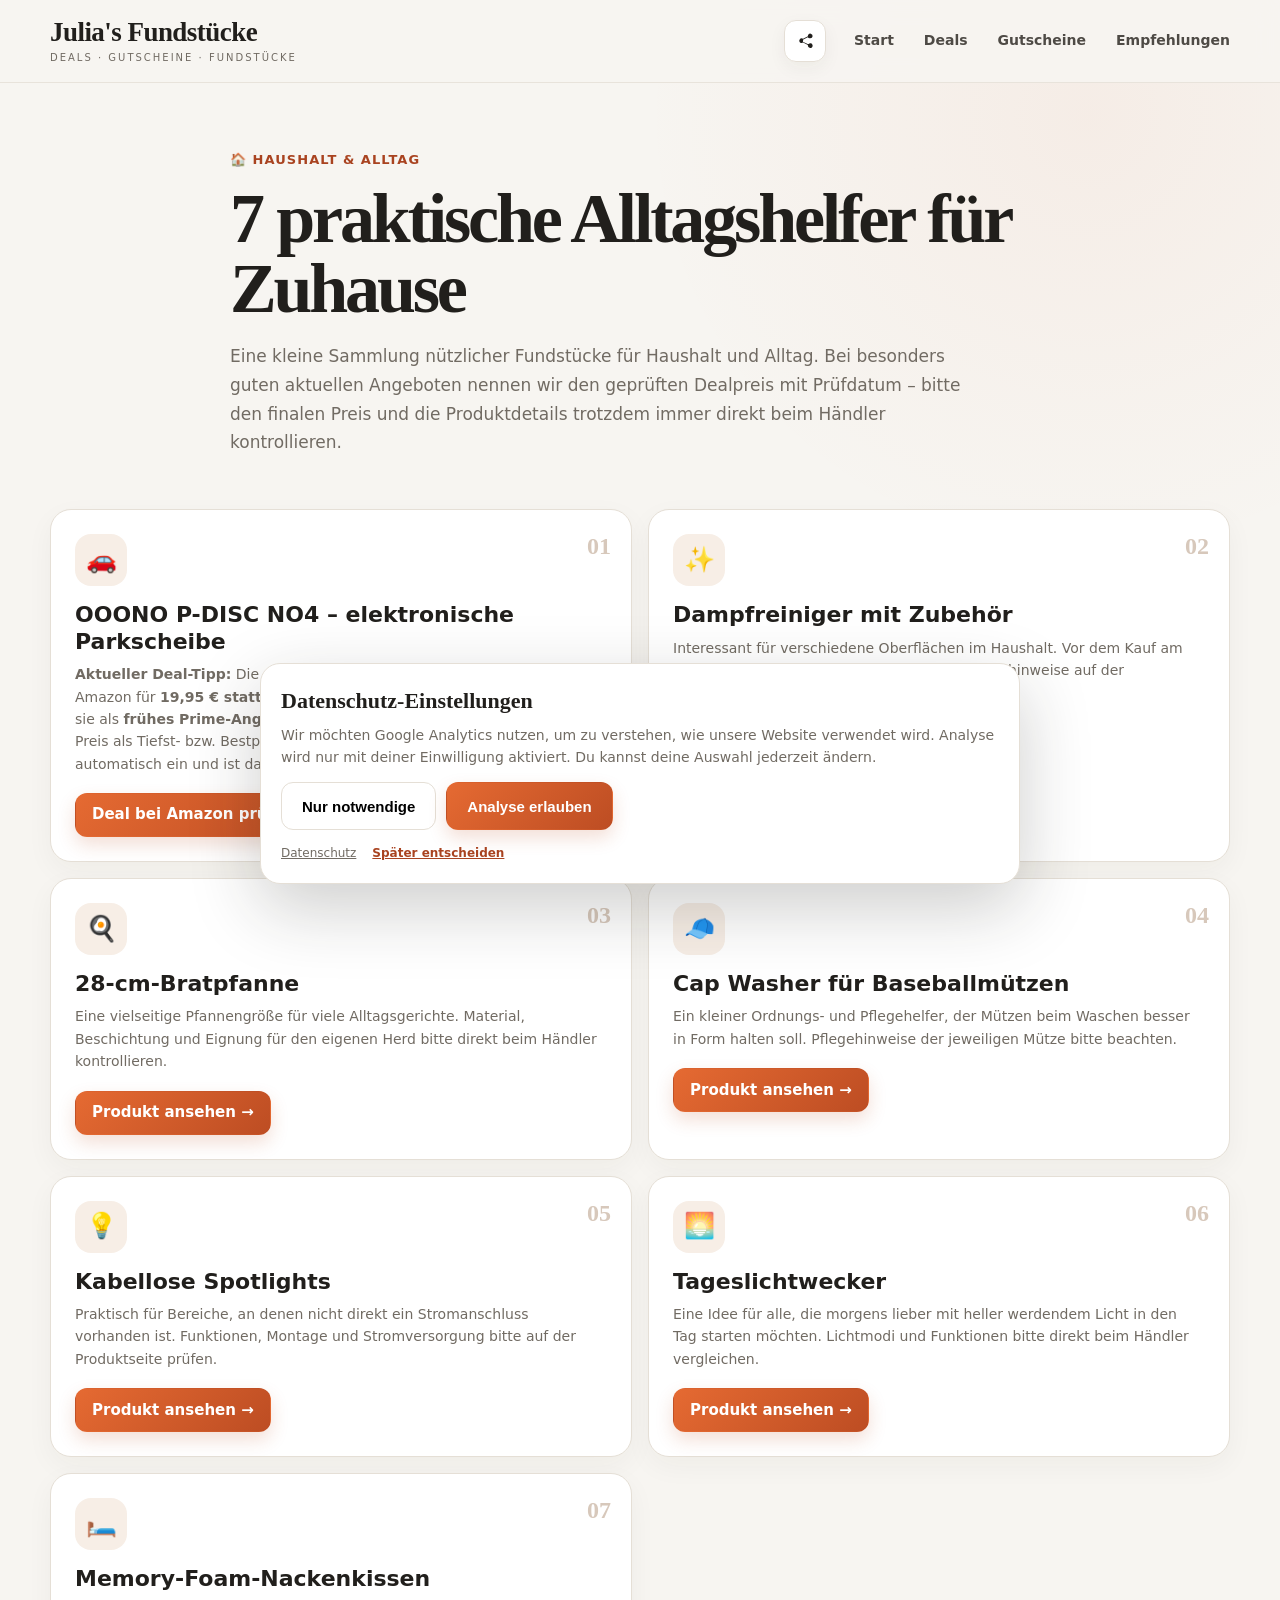
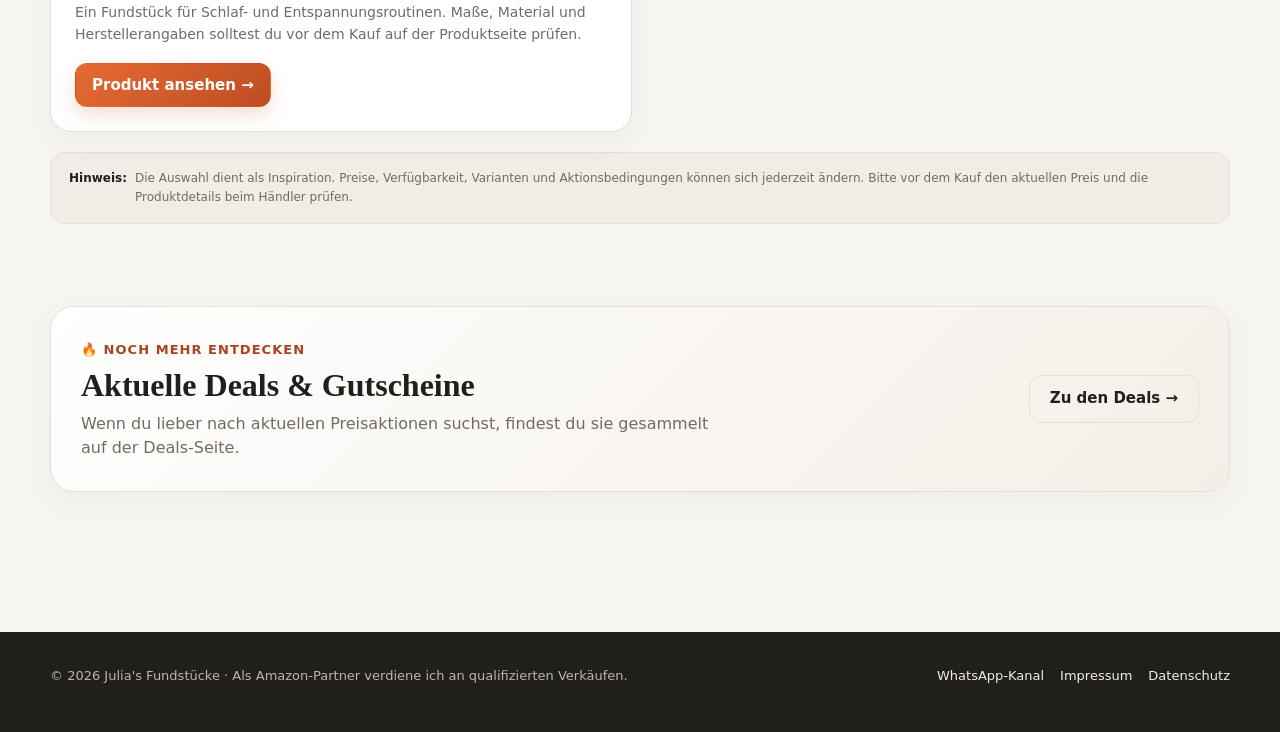
<file: haushaltshelfer.html>
<!doctype html>
<html lang="de">
<head>
  <script src="analytics.js"></script>
  <meta charset="utf-8">
  <meta name="viewport" content="width=device-width,initial-scale=1">
  <title>7 praktische Alltagshelfer für Zuhause | Julia's Fundstücke</title>
  <meta name="description" content="Sieben praktische Fundstücke für Haushalt und Alltag – übersichtlich gesammelt bei Julia's Fundstücke.">
  <meta property="og:type" content="website">
  <meta property="og:site_name" content="Julia's Fundstücke">
  <meta property="og:title" content="6 praktische Alltagshelfer für Zuhause">
  <meta property="og:description" content="Praktische Ideen für Haushalt und Alltag – sieben Fundstücke zum Stöbern.">
  <meta property="og:image" content="https://julias-fundstuecke.de/julias-fundstuecke-vorschau.jpg">
  <meta property="og:image:width" content="1200">
  <meta property="og:image:height" content="630">
  <meta name="twitter:card" content="summary_large_image">
  <meta name="twitter:image" content="https://julias-fundstuecke.de/julias-fundstuecke-vorschau.jpg">
  <link rel="stylesheet" href="styles.css?v=20261003-1258">
</head>
<body>
<header class="site-header">
  <div class="container header-inner">
    <a class="brand" href="index.html"><strong>Julia's Fundstücke</strong><span>Deals · Gutscheine · Fundstücke</span></a><button class="site-share-button" type="button" data-site-share aria-label="Diese Seite teilen" title="Diese Seite teilen"><svg viewBox="0 0 24 24" aria-hidden="true"><path d="M18 8a3 3 0 1 0-2.83-4A3 3 0 0 0 15 5c0 .18.02.35.05.52L8.91 8.59A3 3 0 0 0 7 8a3 3 0 1 0 1.91 5.41l6.14 3.07A3 3 0 0 0 15 17c0 .18.02.35.05.52A3 3 0 1 0 16 15c-.44 0-.86.1-1.23.27L8.63 12.2A3.1 3.1 0 0 0 9 11c0-.42-.08-.82-.23-1.19l6.13-3.07c.52.78 1.41 1.26 2.4 1.26H18Z"/></svg></button>
    <button class="nav-toggle" aria-label="Menü öffnen" aria-expanded="false" aria-controls="site-nav">☰</button>
    <nav class="nav" id="site-nav" aria-label="Hauptnavigation">
      <a href="index.html">Start</a>
      <a href="deals.html">Deals</a>
      <a href="gutscheincodes.html">Gutscheine</a>
      <a href="bestseller.html">Empfehlungen</a>
    </nav>
  </div>
</header>

<main>
  <section class="helper-hero">
    <div class="container helper-hero-inner">
      <div class="eyebrow">🏠 Haushalt & Alltag</div>
      <h1>7 praktische Alltagshelfer für Zuhause</h1>
      <p>Eine kleine Sammlung nützlicher Fundstücke für Haushalt und Alltag. Bei besonders guten aktuellen Angeboten nennen wir den geprüften Dealpreis mit Prüfdatum – bitte den finalen Preis und die Produktdetails trotzdem immer direkt beim Händler kontrollieren.</p>
    </div>
  </section>

  <section class="section helper-section">
    <div class="container">
      <div class="helper-grid">
        <article class="helper-card">
          <div class="helper-icon">🚗</div>
          <div class="helper-number">01</div>
          <h2>OOONO P-DISC NO4 – elektronische Parkscheibe</h2>
          <p><strong>Aktueller Deal-Tipp:</strong> Die schwarze P-DISC NO4 wurde am 03.10.2026 bei Amazon für <strong>19,95 € statt 34,95 € UVP</strong> angezeigt. Amazon kennzeichnet sie als <strong>frühes Prime-Angebot</strong>; mehrere aktuelle Dealchecks ordnen den Preis als Tiefst- bzw. Bestpreis ein. Die Parkscheibe stellt die Ankunftszeit automatisch ein und ist damit ein praktischer Helfer fürs Auto.</p>
          <a class="btn btn-primary" href="https://www.amazon.de/dp/B0GSRZT2TY/ref=nosim?tag=juliasfundstuecke-21" target="_blank" rel="nofollow sponsored noopener">Deal bei Amazon prüfen →</a>
        </article>

        <article class="helper-card">
          <div class="helper-icon">✨</div>
          <div class="helper-number">02</div>
          <h2>Dampfreiniger mit Zubehör</h2>
          <p>Interessant für verschiedene Oberflächen im Haushalt. Vor dem Kauf am besten Zubehör, Einsatzbereiche und Herstellerhinweise auf der Produktseite prüfen.</p>
          <a class="btn btn-primary" href="https://www.amazon.de/dp/B0GZQJCT8S/ref=nosim?tag=juliasfundstuecke-21" target="_blank" rel="nofollow sponsored noopener">Produkt ansehen →</a>
        </article>

        <article class="helper-card">
          <div class="helper-icon">🍳</div>
          <div class="helper-number">03</div>
          <h2>28-cm-Bratpfanne</h2>
          <p>Eine vielseitige Pfannengröße für viele Alltagsgerichte. Material, Beschichtung und Eignung für den eigenen Herd bitte direkt beim Händler kontrollieren.</p>
          <a class="btn btn-primary" href="https://www.amazon.de/dp/B0GYX1JVWD/ref=nosim?tag=juliasfundstuecke-21" target="_blank" rel="nofollow sponsored noopener">Produkt ansehen →</a>
        </article>

        <article class="helper-card">
          <div class="helper-icon">🧢</div>
          <div class="helper-number">04</div>
          <h2>Cap Washer für Baseballmützen</h2>
          <p>Ein kleiner Ordnungs- und Pflegehelfer, der Mützen beim Waschen besser in Form halten soll. Pflegehinweise der jeweiligen Mütze bitte beachten.</p>
          <a class="btn btn-primary" href="https://www.amazon.de/dp/B07VYWDCNT/ref=nosim?tag=juliasfundstuecke-21" target="_blank" rel="nofollow sponsored noopener">Produkt ansehen →</a>
        </article>

        <article class="helper-card">
          <div class="helper-icon">💡</div>
          <div class="helper-number">05</div>
          <h2>Kabellose Spotlights</h2>
          <p>Praktisch für Bereiche, an denen nicht direkt ein Stromanschluss vorhanden ist. Funktionen, Montage und Stromversorgung bitte auf der Produktseite prüfen.</p>
          <a class="btn btn-primary" href="https://www.amazon.de/dp/B0HC3GZ4JS/ref=nosim?tag=juliasfundstuecke-21" target="_blank" rel="nofollow sponsored noopener">Produkt ansehen →</a>
        </article>

        <article class="helper-card">
          <div class="helper-icon">🌅</div>
          <div class="helper-number">06</div>
          <h2>Tageslichtwecker</h2>
          <p>Eine Idee für alle, die morgens lieber mit heller werdendem Licht in den Tag starten möchten. Lichtmodi und Funktionen bitte direkt beim Händler vergleichen.</p>
          <a class="btn btn-primary" href="https://www.amazon.de/dp/B0FPWWND4C/ref=nosim?tag=juliasfundstuecke-21" target="_blank" rel="nofollow sponsored noopener">Produkt ansehen →</a>
        </article>

        <article class="helper-card">
          <div class="helper-icon">🛏️</div>
          <div class="helper-number">07</div>
          <h2>Memory-Foam-Nackenkissen</h2>
          <p>Ein Fundstück für Schlaf- und Entspannungsroutinen. Maße, Material und Herstellerangaben solltest du vor dem Kauf auf der Produktseite prüfen.</p>
          <a class="btn btn-primary" href="https://www.amazon.de/dp/B0GCM46H52/ref=nosim?tag=juliasfundstuecke-21" target="_blank" rel="nofollow sponsored noopener">Produkt ansehen →</a>
        </article>
      </div>

      <div class="helper-note">
        <strong>Hinweis:</strong>
        <span>Die Auswahl dient als Inspiration. Preise, Verfügbarkeit, Varianten und Aktionsbedingungen können sich jederzeit ändern. Bitte vor dem Kauf den aktuellen Preis und die Produktdetails beim Händler prüfen.</span>
      </div>
    </div>
  </section>

  <section class="section helper-more">
    <div class="container">
      <div class="home-inspiration">
        <div>
          <div class="eyebrow">🔥 Noch mehr entdecken</div>
          <h2>Aktuelle Deals & Gutscheine</h2>
          <p>Wenn du lieber nach aktuellen Preisaktionen suchst, findest du sie gesammelt auf der Deals-Seite.</p>
        </div>
        <a class="btn btn-secondary" href="deals.html">Zu den Deals →</a>
      </div>
    </div>
  </section>
</main>

<footer class="footer">
  <div class="container footer-inner">
    <div>© <span data-year></span> Julia's Fundstücke · Als Amazon-Partner verdiene ich an qualifizierten Verkäufen.</div>
    <div class="footer-links">
      <a href="https://whatsapp.com/channel/0029VbDqaVECXC3Hq6vQYK27" target="_blank" rel="noopener">WhatsApp-Kanal</a>
      <a href="impressum.html">Impressum</a>
      <a href="datenschutz.html">Datenschutz</a>
    </div>
  </div>
</footer>

<div class="consent-banner" data-consent-banner hidden role="dialog" aria-label="Datenschutzeinstellungen" aria-live="polite">
  <div class="consent-inner">
    <div class="consent-copy"><strong>Datenschutz-Einstellungen</strong><p>Wir möchten Google Analytics nutzen, um zu verstehen, wie unsere Website verwendet wird. Analyse wird nur mit deiner Einwilligung aktiviert. Du kannst deine Auswahl jederzeit ändern.</p></div>
    <div class="consent-actions"><button type="button" class="btn btn-secondary" data-consent-reject>Nur notwendige</button><button type="button" class="btn btn-primary" data-consent-accept>Analyse erlauben</button></div>
    <div class="consent-links"><a href="datenschutz.html">Datenschutz</a><button type="button" class="consent-link-button" data-consent-close>Später entscheiden</button></div>
  </div>
</div>
<script src="script.js?v=20261003-1258"></script>
</body>
</html>
</file>
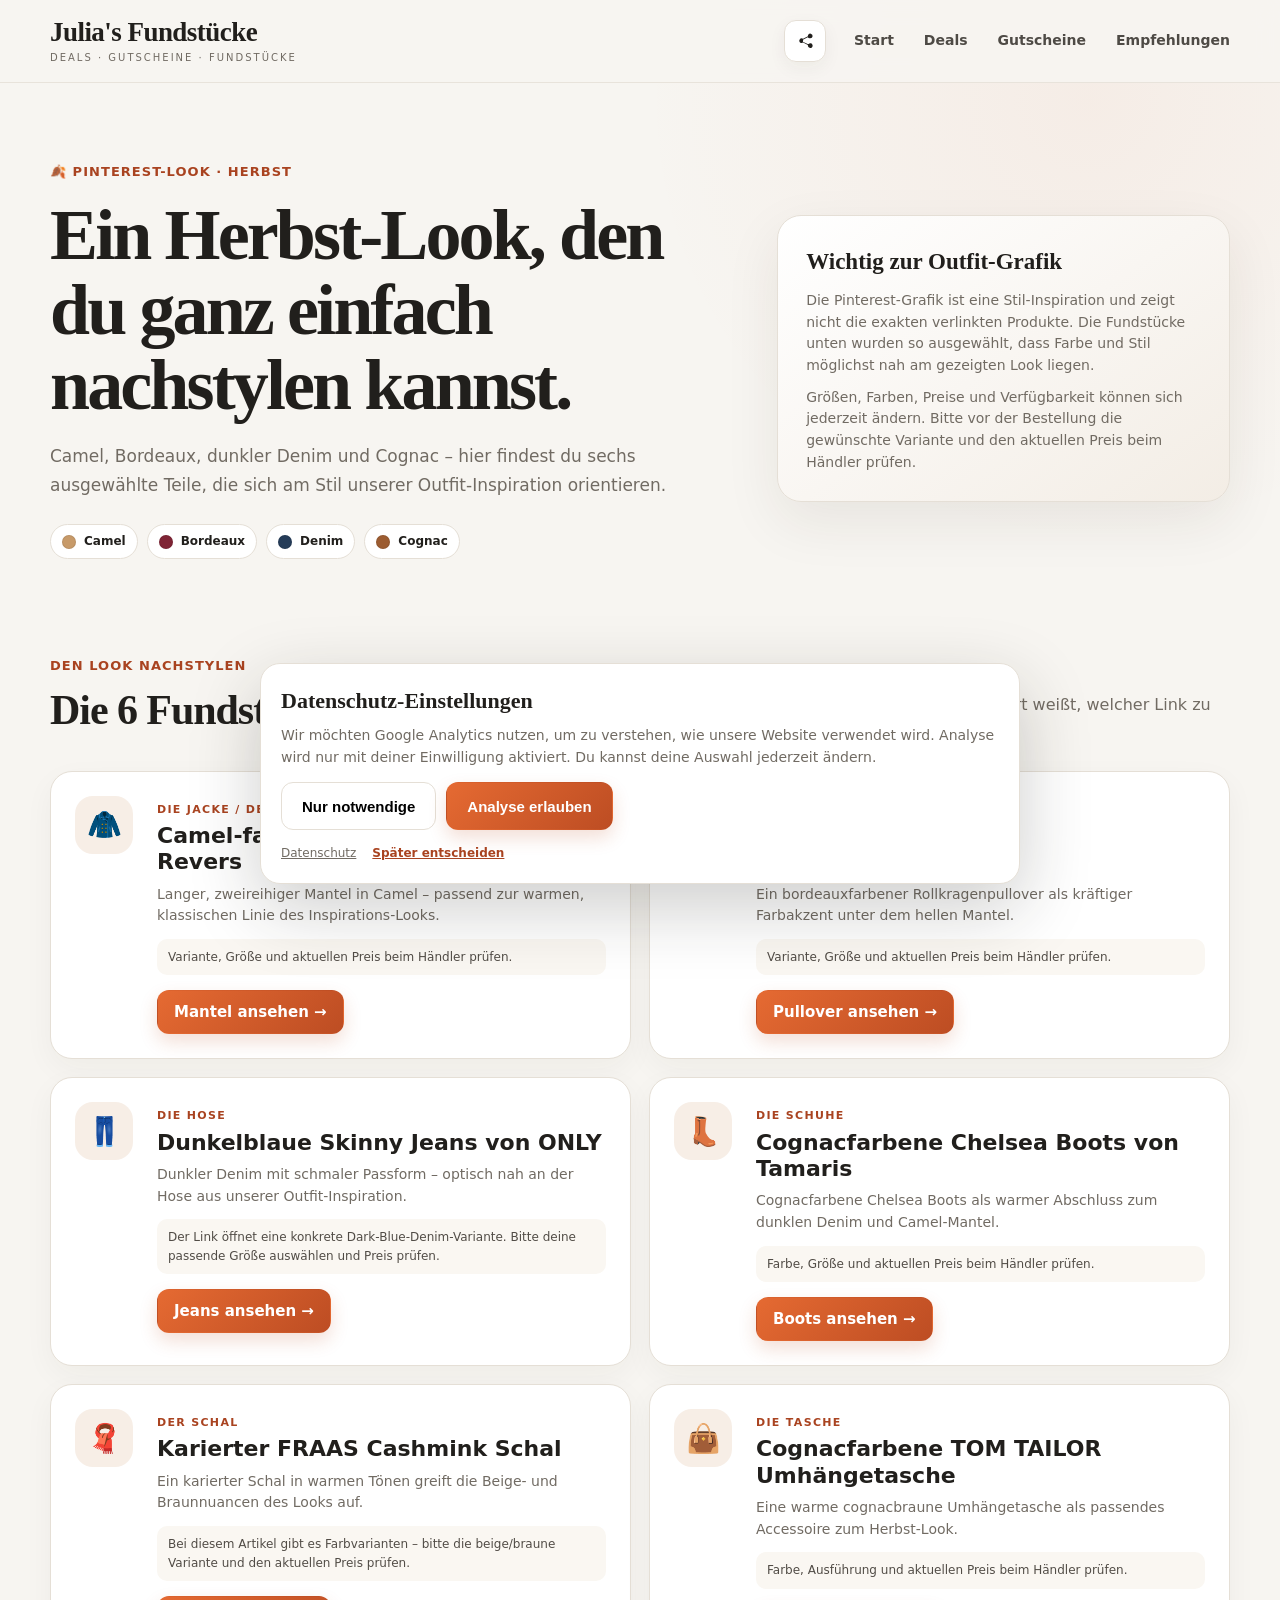
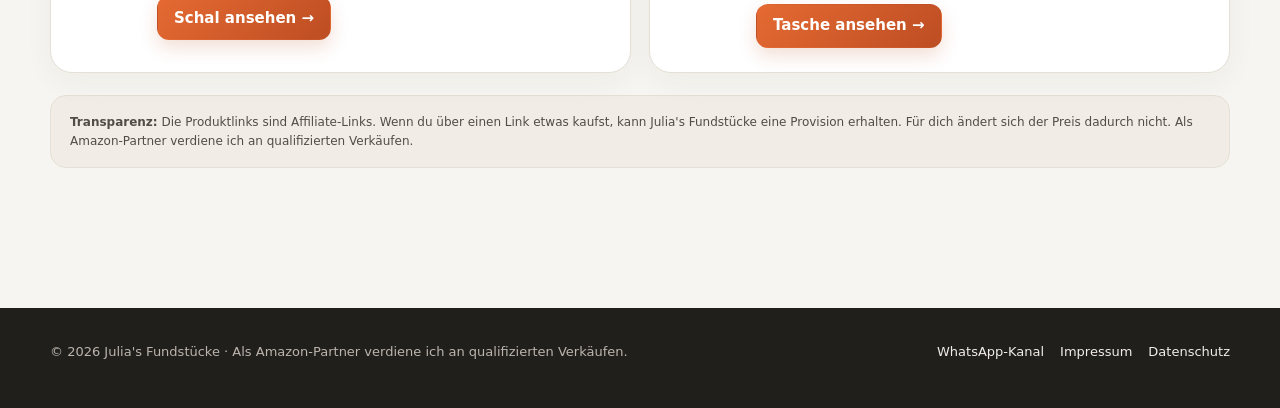
<file: herbst-outfit.html>
<!doctype html>
<html lang="de">
<head>
  <script src="analytics.js"></script>
<meta charset="utf-8">
  <meta name="viewport" content="width=device-width,initial-scale=1">
  <meta name="description" content="Herbst-Outfit zum Nachstylen: sechs ausgewählte Fundstücke in Camel, Bordeaux, Dunkelblau und Cognac.">
  <meta property="og:type" content="website">
  <meta property="og:site_name" content="Julia's Fundstücke">
  <meta property="og:title" content="Herbst-Look zum Nachstylen | Julia's Fundstücke">
  <meta property="og:description" content="Camel, Bordeaux, dunkler Denim und Cognac: sechs Fundstücke für einen warmen Herbst-Look.">
  <meta property="og:image" content="https://julias-fundstuecke.de/julias-fundstuecke-vorschau.jpg">
  <meta name="twitter:card" content="summary_large_image">
  <meta name="twitter:image" content="https://julias-fundstuecke.de/julias-fundstuecke-vorschau.jpg">
  <title>Herbst-Look zum Nachstylen | Julia's Fundstücke</title>
  <link rel="stylesheet" href="styles.css?v=20261003-1258">
</head>
<body>
<header class="site-header">
  <div class="container header-inner">
    <a class="brand" href="index.html"><strong>Julia's Fundstücke</strong><span>Deals · Gutscheine · Fundstücke</span></a><button class="site-share-button" type="button" data-site-share aria-label="Diese Seite teilen" title="Diese Seite teilen"><svg viewBox="0 0 24 24" aria-hidden="true"><path d="M18 8a3 3 0 1 0-2.83-4A3 3 0 0 0 15 5c0 .18.02.35.05.52L8.91 8.59A3 3 0 0 0 7 8a3 3 0 1 0 1.91 5.41l6.14 3.07A3 3 0 0 0 15 17c0 .18.02.35.05.52A3 3 0 1 0 16 15c-.44 0-.86.1-1.23.27L8.63 12.2A3.1 3.1 0 0 0 9 11c0-.42-.08-.82-.23-1.19l6.13-3.07c.52.78 1.41 1.26 2.4 1.26H18Z"/></svg></button>
    <button class="nav-toggle" aria-label="Menü öffnen" aria-expanded="false" aria-controls="site-nav">☰</button>
    <nav class="nav" id="site-nav" aria-label="Hauptnavigation"><a href="index.html">Start</a><a href="deals.html">Deals</a><a href="gutscheincodes.html">Gutscheine</a><a href="bestseller.html">Empfehlungen</a></nav>
  </div>
</header>

<main>
  <section class="outfit-hero">
    <div class="container outfit-hero-grid">
      <div>
        <div class="eyebrow">🍂 Pinterest-Look · Herbst</div>
        <h1>Ein Herbst-Look, den du ganz einfach nachstylen kannst.</h1>
        <p class="outfit-intro">Camel, Bordeaux, dunkler Denim und Cognac – hier findest du sechs ausgewählte Teile, die sich am Stil unserer Outfit-Inspiration orientieren.</p>
        <div class="outfit-palette" aria-label="Farben des Looks">
          <span class="swatch swatch-camel">Camel</span>
          <span class="swatch swatch-bordeaux">Bordeaux</span>
          <span class="swatch swatch-denim">Denim</span>
          <span class="swatch swatch-cognac">Cognac</span>
        </div>
      </div>
      <aside class="outfit-note">
        <strong>Wichtig zur Outfit-Grafik</strong>
        <p>Die Pinterest-Grafik ist eine Stil-Inspiration und zeigt nicht die exakten verlinkten Produkte. Die Fundstücke unten wurden so ausgewählt, dass Farbe und Stil möglichst nah am gezeigten Look liegen.</p>
        <p>Größen, Farben, Preise und Verfügbarkeit können sich jederzeit ändern. Bitte vor der Bestellung die gewünschte Variante und den aktuellen Preis beim Händler prüfen.</p>
      </aside>
    </div>
  </section>

  <section class="section">
    <div class="container">
      <div class="section-head">
        <div><div class="eyebrow">Den Look nachstylen</div><h2>Die 6 Fundstücke</h2></div>
        <p>Jedes Teil ist klar beschriftet, damit du sofort weißt, welcher Link zu welchem Kleidungsstück gehört.</p>
      </div>

      <div class="outfit-grid">
        <article class="outfit-card">
          <div class="outfit-icon" aria-hidden="true">🧥</div>
          <div class="outfit-copy">
            <span class="outfit-label">Die Jacke / der Mantel</span>
            <h3>Camel-farbener Damenmantel mit Revers</h3>
            <p>Langer, zweireihiger Mantel in Camel – passend zur warmen, klassischen Linie des Inspirations-Looks.</p>
            <p class="outfit-check">Variante, Größe und aktuellen Preis beim Händler prüfen.</p>
            <a class="btn btn-primary" href="https://www.amazon.de/dp/B0H1G3Q9SS/ref=nosim?tag=juliasfundstuecke-21" target="_blank" rel="sponsored noopener">Mantel ansehen →</a>
          </div>
        </article>

        <article class="outfit-card">
          <div class="outfit-icon" aria-hidden="true">👕</div>
          <div class="outfit-copy">
            <span class="outfit-label">Der Pullover</span>
            <h3>Bordeauxfarbener Rollkragenpullover</h3>
            <p>Ein bordeauxfarbener Rollkragenpullover als kräftiger Farbakzent unter dem hellen Mantel.</p>
            <p class="outfit-check">Variante, Größe und aktuellen Preis beim Händler prüfen.</p>
            <a class="btn btn-primary" href="https://www.amazon.de/dp/B0CD33VQGJ/ref=nosim?tag=juliasfundstuecke-21" target="_blank" rel="sponsored noopener">Pullover ansehen →</a>
          </div>
        </article>

        <article class="outfit-card">
          <div class="outfit-icon" aria-hidden="true">👖</div>
          <div class="outfit-copy">
            <span class="outfit-label">Die Hose</span>
            <h3>Dunkelblaue Skinny Jeans von ONLY</h3>
            <p>Dunkler Denim mit schmaler Passform – optisch nah an der Hose aus unserer Outfit-Inspiration.</p>
            <p class="outfit-check">Der Link öffnet eine konkrete Dark-Blue-Denim-Variante. Bitte deine passende Größe auswählen und Preis prüfen.</p>
            <a class="btn btn-primary" href="https://www.amazon.de/dp/B07F7NR7RW/ref=nosim?tag=juliasfundstuecke-21" target="_blank" rel="sponsored noopener">Jeans ansehen →</a>
          </div>
        </article>

        <article class="outfit-card">
          <div class="outfit-icon" aria-hidden="true">👢</div>
          <div class="outfit-copy">
            <span class="outfit-label">Die Schuhe</span>
            <h3>Cognacfarbene Chelsea Boots von Tamaris</h3>
            <p>Cognacfarbene Chelsea Boots als warmer Abschluss zum dunklen Denim und Camel-Mantel.</p>
            <p class="outfit-check">Farbe, Größe und aktuellen Preis beim Händler prüfen.</p>
            <a class="btn btn-primary" href="https://www.amazon.de/dp/B0CGDGLTJM/ref=nosim?tag=juliasfundstuecke-21" target="_blank" rel="sponsored noopener">Boots ansehen →</a>
          </div>
        </article>

        <article class="outfit-card">
          <div class="outfit-icon" aria-hidden="true">🧣</div>
          <div class="outfit-copy">
            <span class="outfit-label">Der Schal</span>
            <h3>Karierter FRAAS Cashmink Schal</h3>
            <p>Ein karierter Schal in warmen Tönen greift die Beige- und Braunnuancen des Looks auf.</p>
            <p class="outfit-check">Bei diesem Artikel gibt es Farbvarianten – bitte die beige/braune Variante und den aktuellen Preis prüfen.</p>
            <a class="btn btn-primary" href="https://www.amazon.de/dp/B08CQHDP1M/ref=nosim?tag=juliasfundstuecke-21" target="_blank" rel="sponsored noopener">Schal ansehen →</a>
          </div>
        </article>

        <article class="outfit-card">
          <div class="outfit-icon" aria-hidden="true">👜</div>
          <div class="outfit-copy">
            <span class="outfit-label">Die Tasche</span>
            <h3>Cognacfarbene TOM TAILOR Umhängetasche</h3>
            <p>Eine warme cognacbraune Umhängetasche als passendes Accessoire zum Herbst-Look.</p>
            <p class="outfit-check">Farbe, Ausführung und aktuellen Preis beim Händler prüfen.</p>
            <a class="btn btn-primary" href="https://www.amazon.de/dp/B0FKGZN2J4/ref=nosim?tag=juliasfundstuecke-21" target="_blank" rel="sponsored noopener">Tasche ansehen →</a>
          </div>
        </article>
      </div>

      <div class="outfit-disclosure">
        <strong>Transparenz:</strong> Die Produktlinks sind Affiliate-Links. Wenn du über einen Link etwas kaufst, kann Julia's Fundstücke eine Provision erhalten. Für dich ändert sich der Preis dadurch nicht. Als Amazon-Partner verdiene ich an qualifizierten Verkäufen.
      </div>
    </div>
  </section>
</main>

<footer class="footer"><div class="container footer-inner"><div>© <span data-year></span> Julia's Fundstücke · Als Amazon-Partner verdiene ich an qualifizierten Verkäufen.</div><div class="footer-links"><a href="https://whatsapp.com/channel/0029VbDqaVECXC3Hq6vQYK27" target="_blank" rel="noopener">WhatsApp-Kanal</a><a href="impressum.html">Impressum</a><a href="datenschutz.html">Datenschutz</a></div></div></footer>

<div class="consent-banner" data-consent-banner hidden role="dialog" aria-label="Datenschutzeinstellungen" aria-live="polite">
  <div class="consent-inner">
    <div class="consent-copy"><strong>Datenschutz-Einstellungen</strong><p>Wir möchten Google Analytics nutzen, um zu verstehen, wie unsere Website verwendet wird. Analyse wird nur mit deiner Einwilligung aktiviert. Du kannst deine Auswahl jederzeit ändern.</p></div>
    <div class="consent-actions"><button type="button" class="btn btn-secondary" data-consent-reject>Nur notwendige</button><button type="button" class="btn btn-primary" data-consent-accept>Analyse erlauben</button></div>
    <div class="consent-links"><a href="datenschutz.html">Datenschutz</a><button type="button" class="consent-link-button" data-consent-close>Später entscheiden</button></div>
  </div>
</div>
<script src="script.js?v=20261003-1258"></script>
</body>
</html>
</file>
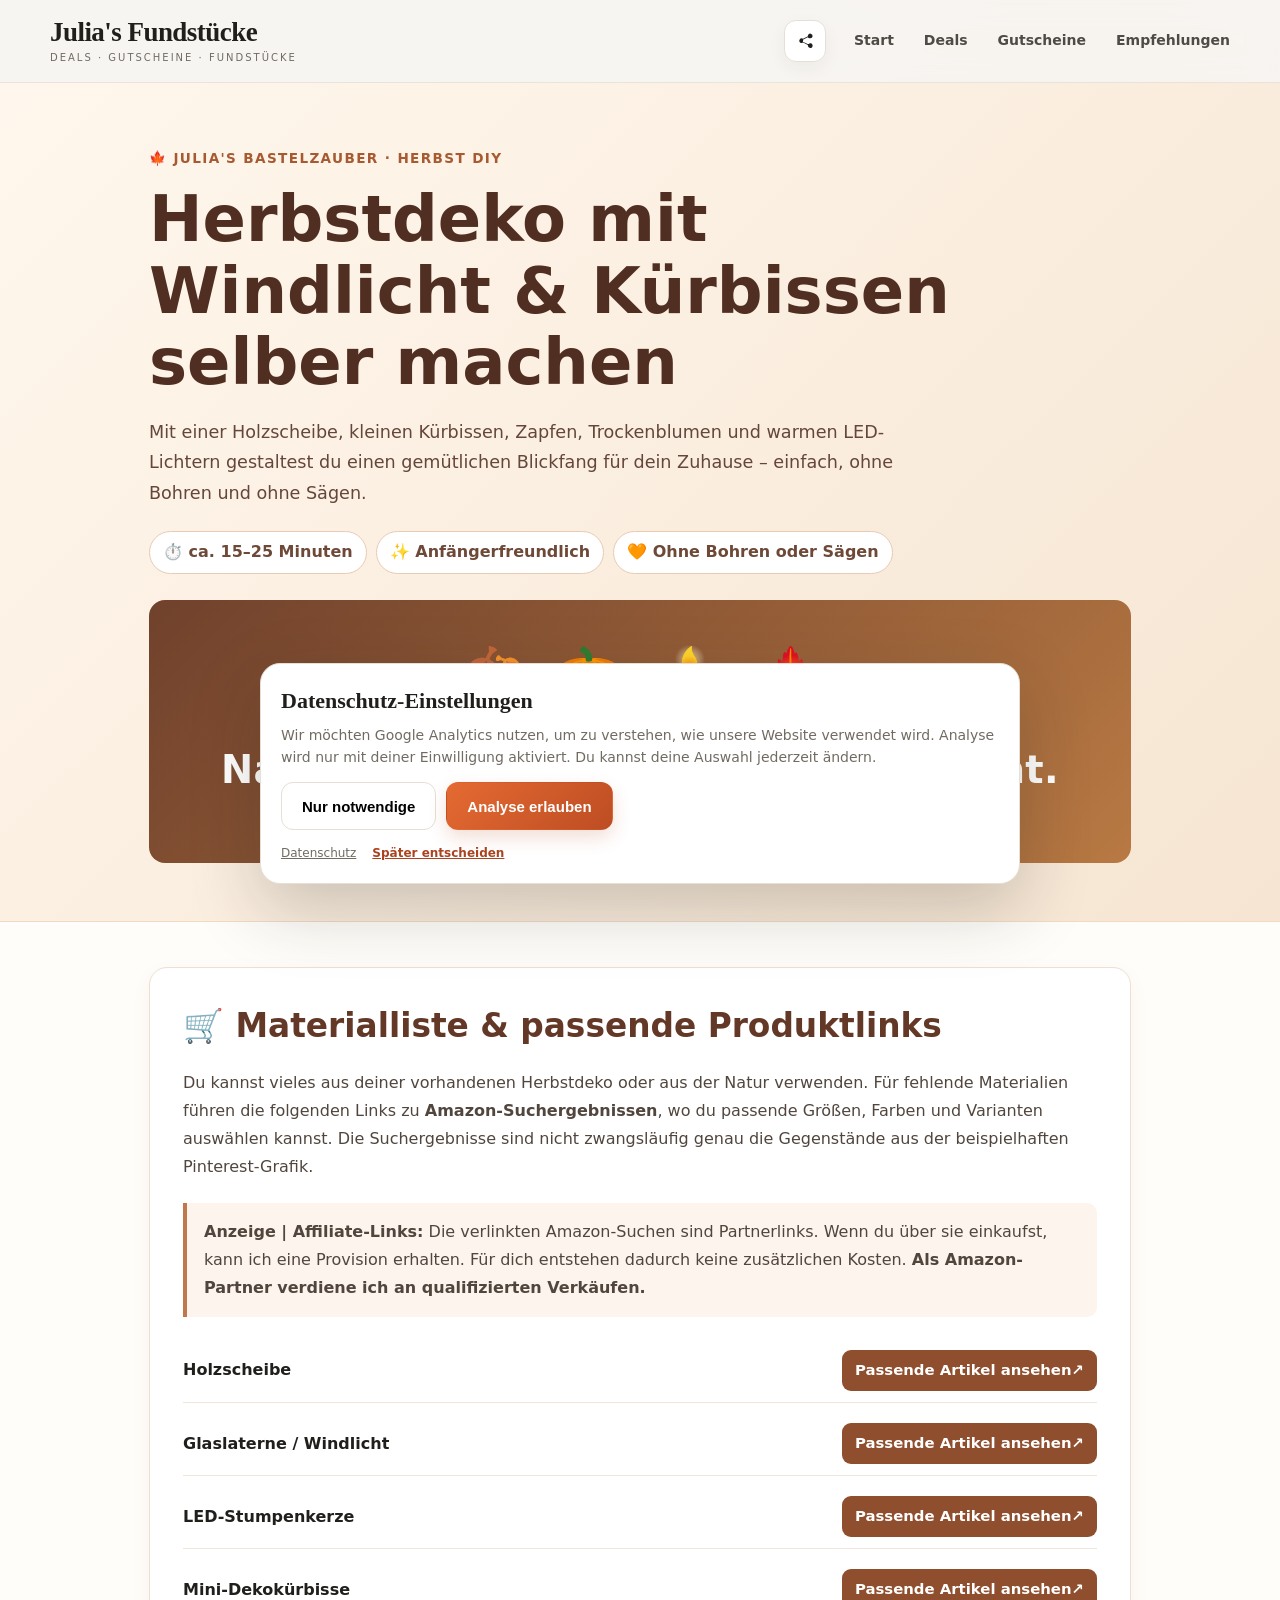
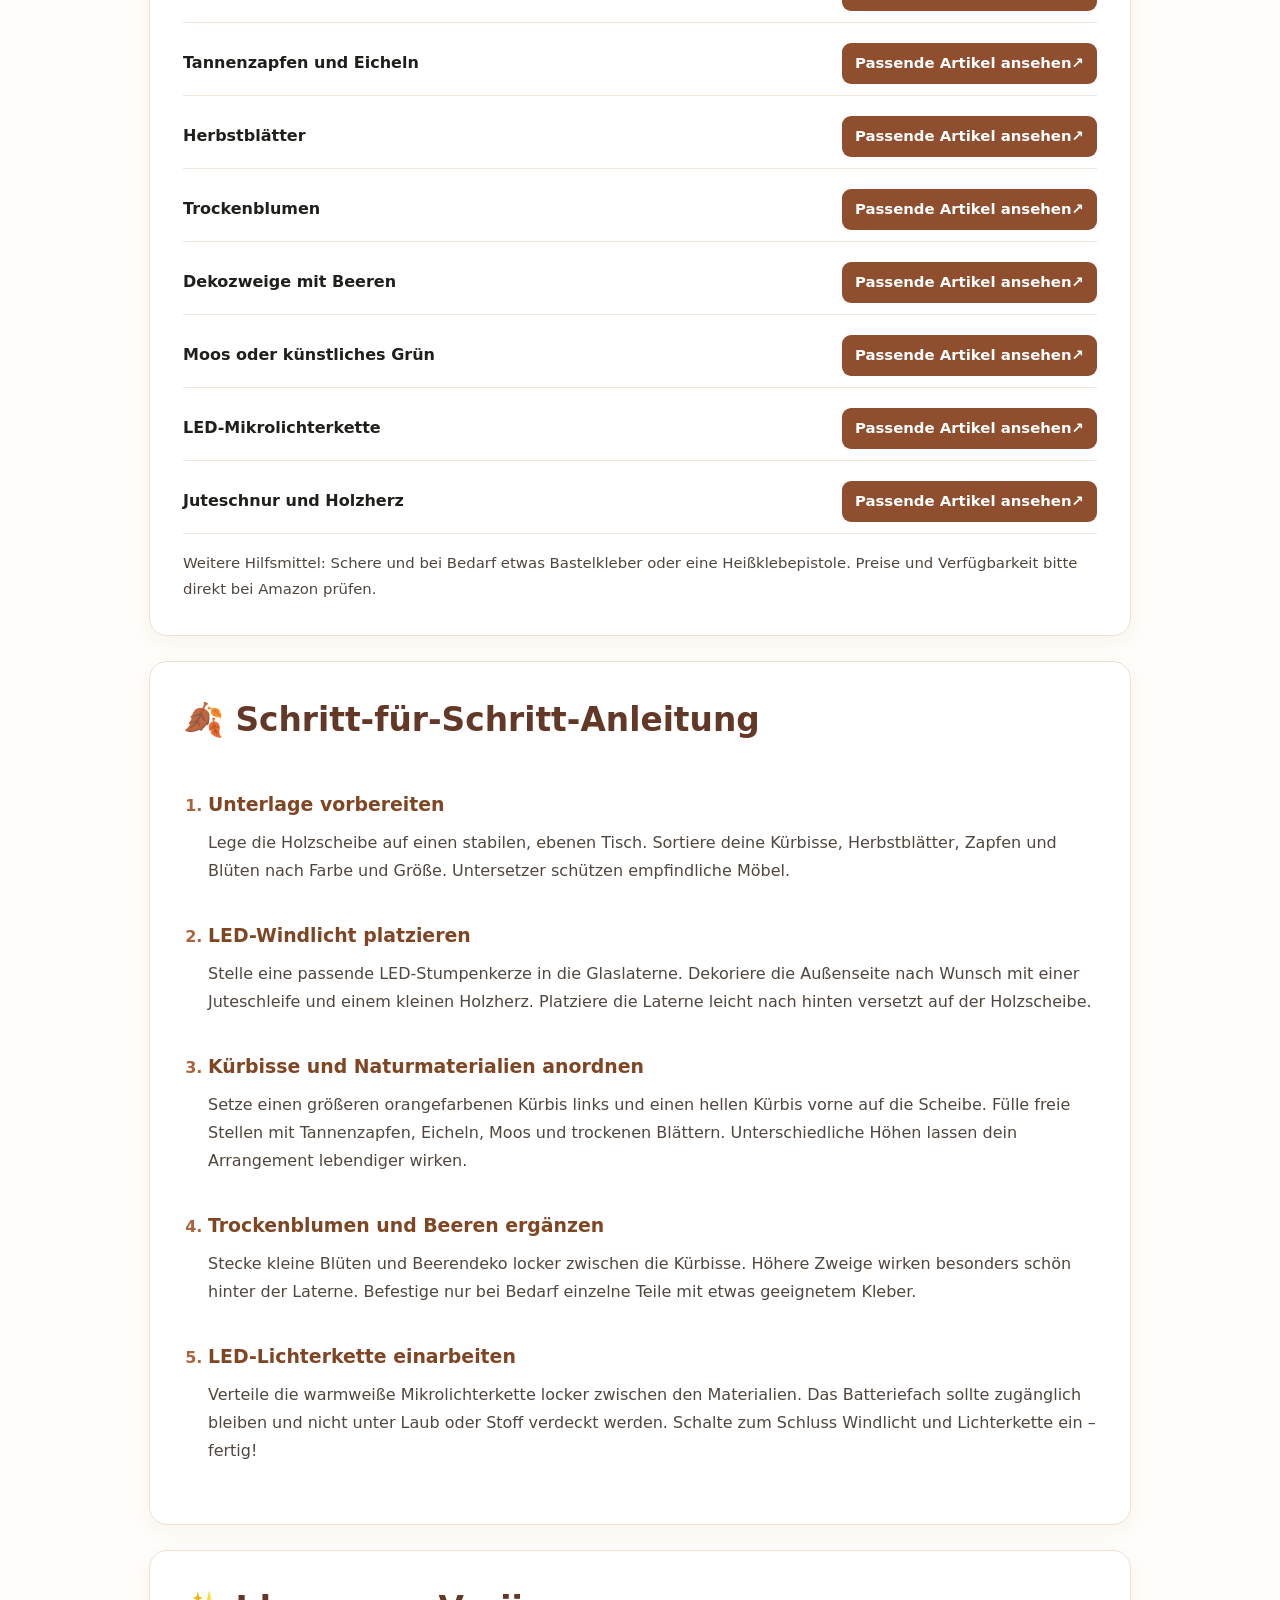
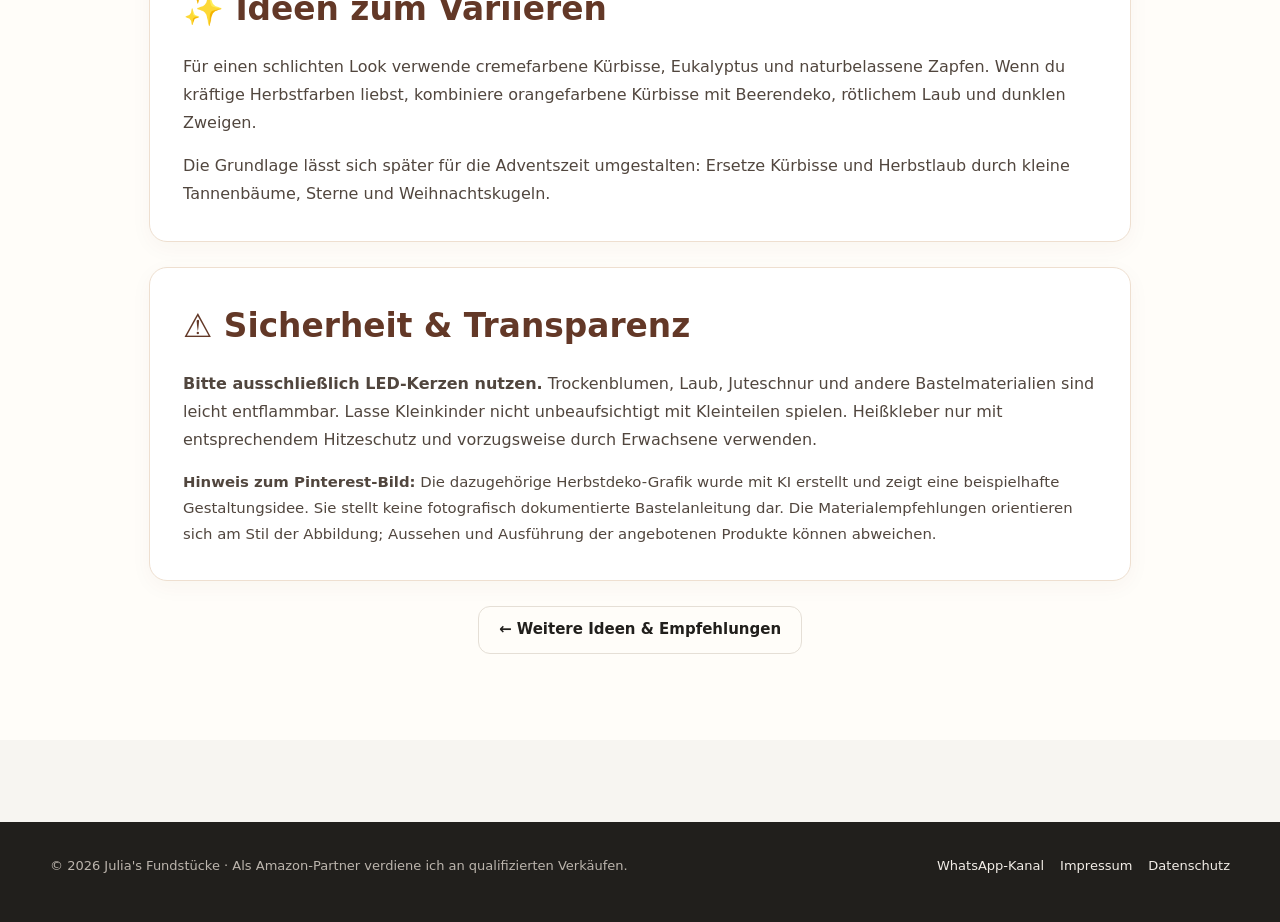
<file: herbstdeko-anleitung.html>
<!doctype html>
<html lang="de">
<head>
  <script src="analytics.js"></script>
  <meta charset="utf-8">
  <meta name="viewport" content="width=device-width,initial-scale=1">
  <meta name="description" content="Herbstdeko selber machen: einfache Schritt-für-Schritt-Anleitung für ein Windlicht auf einer Holzscheibe mit Kürbissen, Herbstblättern und LED-Lichtern. Materialliste inklusive.">
  <meta property="og:type" content="article">
  <meta property="og:site_name" content="Julia's Fundstücke">
  <meta property="og:title" content="DIY Herbstdeko mit Windlicht – Anleitung | Julia's Bastelzauber">
  <meta property="og:description" content="Holzscheibe, Mini-Kürbisse, Trockenblumen und warmes LED-Licht: so gestaltest du eine gemütliche Herbstdeko. Mit Materialliste und Schritt-für-Schritt-Anleitung.">
  <meta property="og:url" content="https://julias-fundstuecke.de/herbstdeko-anleitung.html">
  <meta property="og:image" content="https://julias-fundstuecke.de/julias-fundstuecke-vorschau.jpg">
  <meta name="twitter:card" content="summary_large_image">
  <title>DIY Herbstdeko selber machen – Anleitung | Julia's Bastelzauber</title>
  <link rel="canonical" href="https://julias-fundstuecke.de/herbstdeko-anleitung.html">
  <link rel="stylesheet" href="styles.css?v=20261003-1258">
  <style>
  .craft-hero{background:linear-gradient(135deg,#fff7ed,#f6e5d2);padding:65px 0 58px;border-bottom:1px solid #f1d9c2}
  .craft-wrap{max-width:1030px;margin:0 auto;padding:0 24px}
  .craft-kicker{font-size:.85rem;letter-spacing:.1em;text-transform:uppercase;font-weight:750;color:#a75a31}
  .craft-hero h1{font-size:clamp(2.2rem,5vw,4rem);line-height:1.12;color:#512e22;max-width:820px;margin:15px 0}
  .craft-lede{font-size:1.1rem;color:#65463b;max-width:760px;line-height:1.75}
  .craft-meta{display:flex;flex-wrap:wrap;gap:9px;margin-top:22px}
  .craft-meta span{border-radius:999px;background:#fff;border:1px solid #e8cbb5;color:#6e4938;padding:8px 13px;font-weight:650}
  .craft-body{background:#fffdf9;padding:45px 0 70px}
  .craft-panel{background:#fff;border:1px solid #eedfd0;border-radius:18px;padding:clamp(20px,3vw,33px);margin:0 0 25px;box-shadow:0 6px 22px rgba(95,58,34,.04)}
  .craft-panel h2{font-size:clamp(1.45rem,2.7vw,2.05rem);color:#633827;margin:0 0 18px}
  .craft-panel h3{font-size:1.18rem;color:#804624;margin:21px 0 8px}
  .craft-panel p{line-height:1.75;margin:0 0 15px;color:#51463e}
  .craft-panel p:last-child{margin-bottom:0}
  .craft-steps{padding-left:25px}
  .craft-steps li{padding:3px 0 10px;line-height:1.75}
  .craft-steps li::marker{color:#ad633b;font-weight:800}
  .craft-products{list-style:none;margin:0;padding:0;display:grid;gap:9px}
  .craft-products li{display:flex;justify-content:space-between;align-items:center;gap:14px;flex-wrap:wrap;border-bottom:1px solid #f0e5da;padding:11px 0}
  .craft-products li span{font-weight:650}
  .craft-products a{display:inline-flex;border-radius:9px;padding:9px 13px;background:#8f4e2d;color:#fff;text-decoration:none;font-weight:700;font-size:.93rem}
  .craft-products a:hover,.craft-products a:focus{background:#6f351e;color:#fff}
  .craft-callout{border-left:4px solid #bf774b;padding:15px 17px;background:#fcf4ed;border-radius:0 10px 10px 0;margin:22px 0}
  .craft-callout p{margin:0}
  .craft-note{font-size:.93rem;color:#6d5d50;line-height:1.75}
  .craft-illustration{background:linear-gradient(135deg,#70412c,#b87943);border-radius:16px;text-align:center;padding:30px 16px;color:#fff;margin:26px 0 0;letter-spacing:.02em}
  .craft-illustration strong{display:block;font-size:clamp(1.8rem,3vw,2.6rem);margin:8px 0}
  .craft-illustration .icons{font-size:clamp(2.5rem,6vw,4rem);line-height:1.6}
  @media(max-width:520px){.craft-products li{align-items:stretch}.craft-products a{width:100%;justify-content:center}.craft-hero{padding:42px 0}}
  </style>
</head>
<body>
<header class="site-header">
 <div class="container header-inner">
  <a class="brand" href="index.html"><strong>Julia's Fundstücke</strong><span>Deals · Gutscheine · Fundstücke</span></a>
  <button class="nav-toggle" aria-label="Menü öffnen" aria-expanded="false" aria-controls="site-nav">☰</button>
  <nav class="nav" id="site-nav" aria-label="Hauptnavigation"><a href="index.html">Start</a><a href="deals.html">Deals</a><a href="gutscheincodes.html">Gutscheine</a><a href="bestseller.html">Empfehlungen</a></nav>
 </div>
</header>
<main>
 <section class="craft-hero"><div class="craft-wrap">
  <div class="craft-kicker">🍁 Julia's Bastelzauber · Herbst DIY</div>
  <h1>Herbstdeko mit Windlicht &amp; Kürbissen selber machen</h1>
  <p class="craft-lede">Mit einer Holzscheibe, kleinen Kürbissen, Zapfen, Trockenblumen und warmen LED-Lichtern gestaltest du einen gemütlichen Blickfang für dein Zuhause – einfach, ohne Bohren und ohne Sägen.</p>
  <div class="craft-meta"><span>⏱️ ca. 15–25 Minuten</span><span>✨ Anfängerfreundlich</span><span>🧡 Ohne Bohren oder Sägen</span></div>
  <div class="craft-illustration" role="img" aria-label="Herbstliche Stimmung mit Holzscheibe, Kürbissen, Laub und LED-Licht">
    <div class="icons" aria-hidden="true">🍂 🎃 🕯️ 🍁</div>
    <strong>Natürlich. Gemütlich. Selbst gemacht.</strong>
    <div>Herbstzauber für deinen Lieblingsplatz</div>
  </div>
 </div></section>
 <div class="craft-body"><div class="craft-wrap">
  <section class="craft-panel" aria-labelledby="material-title">
   <h2 id="material-title">🛒 Materialliste &amp; passende Produktlinks</h2>
   <p>Du kannst vieles aus deiner vorhandenen Herbstdeko oder aus der Natur verwenden. Für fehlende Materialien führen die folgenden Links zu <strong>Amazon-Suchergebnissen</strong>, wo du passende Größen, Farben und Varianten auswählen kannst. Die Suchergebnisse sind nicht zwangsläufig genau die Gegenstände aus der beispielhaften Pinterest-Grafik.</p>
   <div class="craft-callout"><p><strong>Anzeige | Affiliate-Links:</strong> Die verlinkten Amazon-Suchen sind Partnerlinks. Wenn du über sie einkaufst, kann ich eine Provision erhalten. Für dich entstehen dadurch keine zusätzlichen Kosten. <strong>Als Amazon-Partner verdiene ich an qualifizierten Verkäufen.</strong></p></div>
   <ul class="craft-products">
    <li><span>Holzscheibe</span><a href="https://www.amazon.de/s?k=holzscheibe+rund+mit+rinde+25+30+cm+deko&tag=juliasfundstuecke-21" target="_blank" rel="sponsored noopener noreferrer" aria-label="Passende Artikel für Holzscheibe auf Amazon suchen">Passende Artikel ansehen <span aria-hidden="true">↗</span></a></li>
<li><span>Glaslaterne / Windlicht</span><a href="https://www.amazon.de/s?k=windlicht+glas+metallb%C3%BCgel+laterne+deko&tag=juliasfundstuecke-21" target="_blank" rel="sponsored noopener noreferrer" aria-label="Passende Artikel für Glaslaterne / Windlicht auf Amazon suchen">Passende Artikel ansehen <span aria-hidden="true">↗</span></a></li>
<li><span>LED-Stumpenkerze</span><a href="https://www.amazon.de/s?k=led+stumpenkerze+warmweiss+flackereffekt&tag=juliasfundstuecke-21" target="_blank" rel="sponsored noopener noreferrer" aria-label="Passende Artikel für LED-Stumpenkerze auf Amazon suchen">Passende Artikel ansehen <span aria-hidden="true">↗</span></a></li>
<li><span>Mini-Dekokürbisse</span><a href="https://www.amazon.de/s?k=deko+k%C3%BCrbisse+mini+herbst+orange+creme&tag=juliasfundstuecke-21" target="_blank" rel="sponsored noopener noreferrer" aria-label="Passende Artikel für Mini-Dekokürbisse auf Amazon suchen">Passende Artikel ansehen <span aria-hidden="true">↗</span></a></li>
<li><span>Tannenzapfen und Eicheln</span><a href="https://www.amazon.de/s?k=deko+tannenzapfen+eicheln+herbst&tag=juliasfundstuecke-21" target="_blank" rel="sponsored noopener noreferrer" aria-label="Passende Artikel für Tannenzapfen und Eicheln auf Amazon suchen">Passende Artikel ansehen <span aria-hidden="true">↗</span></a></li>
<li><span>Herbstblätter</span><a href="https://www.amazon.de/s?k=herbstbl%C3%A4tter+k%C3%BCnstlich+deko&tag=juliasfundstuecke-21" target="_blank" rel="sponsored noopener noreferrer" aria-label="Passende Artikel für Herbstblätter auf Amazon suchen">Passende Artikel ansehen <span aria-hidden="true">↗</span></a></li>
<li><span>Trockenblumen</span><a href="https://www.amazon.de/s?k=trockenblumen+hortensien+orange+herbst+deko&tag=juliasfundstuecke-21" target="_blank" rel="sponsored noopener noreferrer" aria-label="Passende Artikel für Trockenblumen auf Amazon suchen">Passende Artikel ansehen <span aria-hidden="true">↗</span></a></li>
<li><span>Dekozweige mit Beeren</span><a href="https://www.amazon.de/s?k=beerenzweige+k%C3%BCnstlich+orange+herbst&tag=juliasfundstuecke-21" target="_blank" rel="sponsored noopener noreferrer" aria-label="Passende Artikel für Dekozweige mit Beeren auf Amazon suchen">Passende Artikel ansehen <span aria-hidden="true">↗</span></a></li>
<li><span>Moos oder künstliches Grün</span><a href="https://www.amazon.de/s?k=dekomoos+k%C3%BCnstlich+herbst+basteln&tag=juliasfundstuecke-21" target="_blank" rel="sponsored noopener noreferrer" aria-label="Passende Artikel für Moos oder künstliches Grün auf Amazon suchen">Passende Artikel ansehen <span aria-hidden="true">↗</span></a></li>
<li><span>LED-Mikrolichterkette</span><a href="https://www.amazon.de/s?k=led+mikrolichterkette+batterie+warmweiss&tag=juliasfundstuecke-21" target="_blank" rel="sponsored noopener noreferrer" aria-label="Passende Artikel für LED-Mikrolichterkette auf Amazon suchen">Passende Artikel ansehen <span aria-hidden="true">↗</span></a></li>
<li><span>Juteschnur und Holzherz</span><a href="https://www.amazon.de/s?k=juteschnur+holzherz+bastelset&tag=juliasfundstuecke-21" target="_blank" rel="sponsored noopener noreferrer" aria-label="Passende Artikel für Juteschnur und Holzherz auf Amazon suchen">Passende Artikel ansehen <span aria-hidden="true">↗</span></a></li>
   </ul>
   <p class="craft-note" style="margin-top:16px">Weitere Hilfsmittel: Schere und bei Bedarf etwas Bastelkleber oder eine Heißklebepistole. Preise und Verfügbarkeit bitte direkt bei Amazon prüfen.</p>
  </section>
  <section class="craft-panel" aria-labelledby="steps-title">
   <h2 id="steps-title">🍂 Schritt-für-Schritt-Anleitung</h2>
   <ol class="craft-steps">
    <li><h3>Unterlage vorbereiten</h3><p>Lege die Holzscheibe auf einen stabilen, ebenen Tisch. Sortiere deine Kürbisse, Herbstblätter, Zapfen und Blüten nach Farbe und Größe. Untersetzer schützen empfindliche Möbel.</p></li>
    <li><h3>LED-Windlicht platzieren</h3><p>Stelle eine passende LED-Stumpenkerze in die Glaslaterne. Dekoriere die Außenseite nach Wunsch mit einer Juteschleife und einem kleinen Holzherz. Platziere die Laterne leicht nach hinten versetzt auf der Holzscheibe.</p></li>
    <li><h3>Kürbisse und Naturmaterialien anordnen</h3><p>Setze einen größeren orangefarbenen Kürbis links und einen hellen Kürbis vorne auf die Scheibe. Fülle freie Stellen mit Tannenzapfen, Eicheln, Moos und trockenen Blättern. Unterschiedliche Höhen lassen dein Arrangement lebendiger wirken.</p></li>
    <li><h3>Trockenblumen und Beeren ergänzen</h3><p>Stecke kleine Blüten und Beerendeko locker zwischen die Kürbisse. Höhere Zweige wirken besonders schön hinter der Laterne. Befestige nur bei Bedarf einzelne Teile mit etwas geeignetem Kleber.</p></li>
    <li><h3>LED-Lichterkette einarbeiten</h3><p>Verteile die warmweiße Mikrolichterkette locker zwischen den Materialien. Das Batteriefach sollte zugänglich bleiben und nicht unter Laub oder Stoff verdeckt werden. Schalte zum Schluss Windlicht und Lichterkette ein – fertig!</p></li>
   </ol>
  </section>
  <section class="craft-panel">
   <h2>✨ Ideen zum Variieren</h2>
   <p>Für einen schlichten Look verwende cremefarbene Kürbisse, Eukalyptus und naturbelassene Zapfen. Wenn du kräftige Herbstfarben liebst, kombiniere orangefarbene Kürbisse mit Beerendeko, rötlichem Laub und dunklen Zweigen.</p>
   <p>Die Grundlage lässt sich später für die Adventszeit umgestalten: Ersetze Kürbisse und Herbstlaub durch kleine Tannenbäume, Sterne und Weihnachtskugeln.</p>
  </section>
  <section class="craft-panel">
   <h2>⚠️ Sicherheit &amp; Transparenz</h2>
   <p><strong>Bitte ausschließlich LED-Kerzen nutzen.</strong> Trockenblumen, Laub, Juteschnur und andere Bastelmaterialien sind leicht entflammbar. Lasse Kleinkinder nicht unbeaufsichtigt mit Kleinteilen spielen. Heißkleber nur mit entsprechendem Hitzeschutz und vorzugsweise durch Erwachsene verwenden.</p>
   <p class="craft-note"><strong>Hinweis zum Pinterest-Bild:</strong> Die dazugehörige Herbstdeko-Grafik wurde mit KI erstellt und zeigt eine beispielhafte Gestaltungsidee. Sie stellt keine fotografisch dokumentierte Bastelanleitung dar. Die Materialempfehlungen orientieren sich am Stil der Abbildung; Aussehen und Ausführung der angebotenen Produkte können abweichen.</p>
  </section>
  <p style="text-align:center"><a class="btn btn-secondary" href="bestseller.html">← Weitere Ideen &amp; Empfehlungen</a></p>
 </div></div>
</main>
<footer class="footer"><div class="container footer-inner"><div>© <span data-year></span> Julia's Fundstücke · Als Amazon-Partner verdiene ich an qualifizierten Verkäufen.</div><div class="footer-links"><a href="https://whatsapp.com/channel/0029VbDqaVECXC3Hq6vQYK27" target="_blank" rel="noopener">WhatsApp-Kanal</a><a href="impressum.html">Impressum</a><a href="datenschutz.html">Datenschutz</a></div></div></footer>
<div class="consent-banner" data-consent-banner hidden role="dialog" aria-label="Datenschutzeinstellungen" aria-live="polite">
  <div class="consent-inner"><div class="consent-copy"><strong>Datenschutz-Einstellungen</strong><p>Wir möchten Google Analytics nutzen, um zu verstehen, wie unsere Website verwendet wird. Analyse wird nur mit deiner Einwilligung aktiviert. Du kannst deine Auswahl jederzeit ändern.</p></div><div class="consent-actions"><button type="button" class="btn btn-secondary" data-consent-reject>Nur notwendige</button><button type="button" class="btn btn-primary" data-consent-accept>Analyse erlauben</button></div><div class="consent-links"><a href="datenschutz.html">Datenschutz</a><button type="button" class="consent-link-button" data-consent-close>Später entscheiden</button></div></div>
</div>
<script src="script.js?v=20261003-1258"></script>
</body>
</html>
</file>
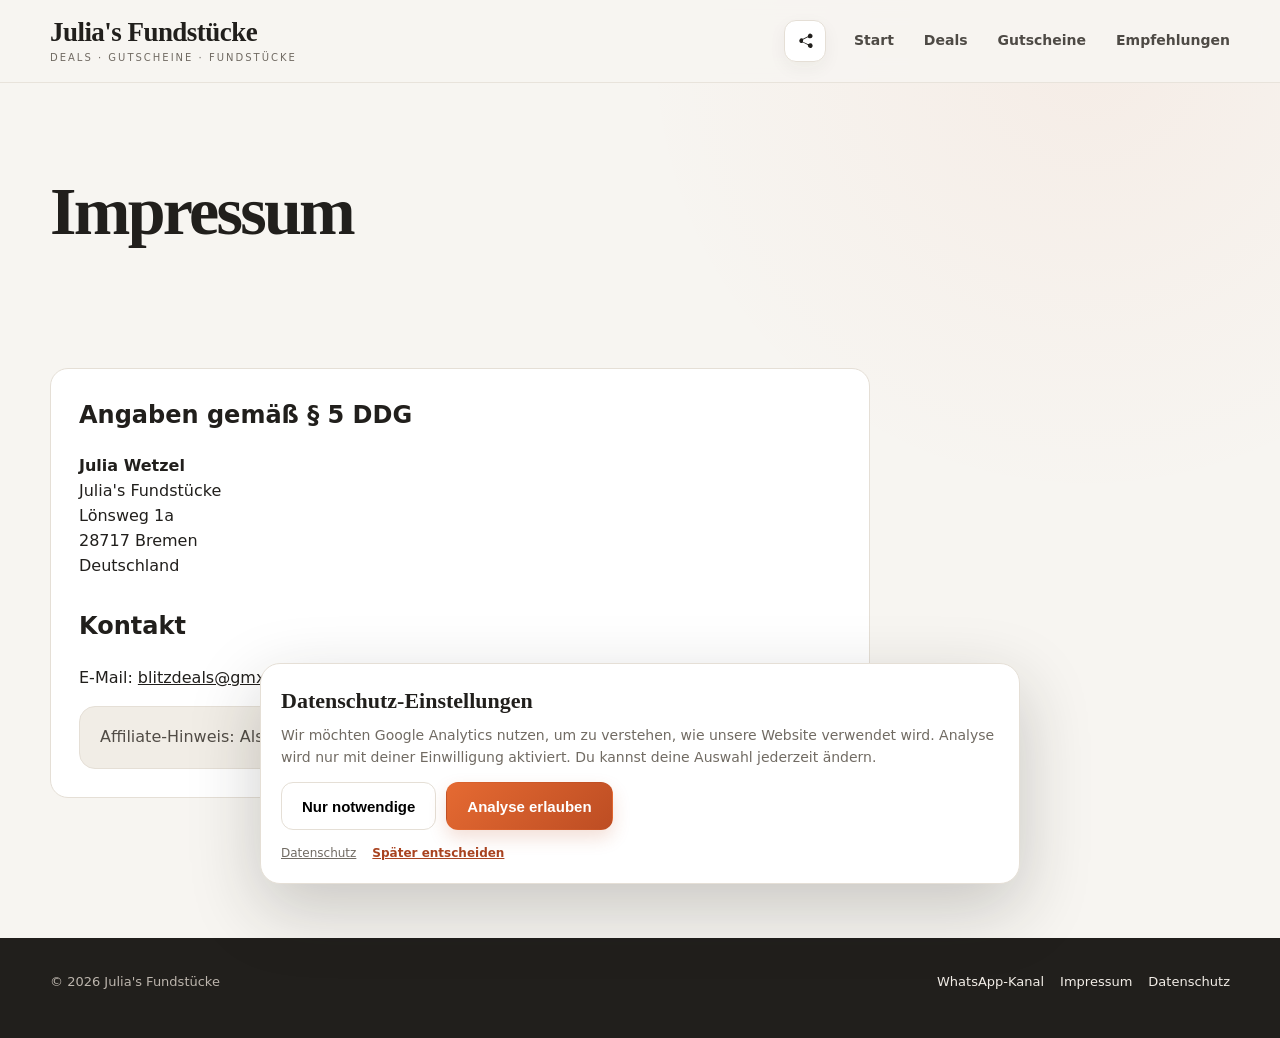
<file: impressum.html>
<!doctype html>
<html lang="de">
<head>
  <script src="analytics.js"></script>
<meta property="og:type" content="website">
  <meta property="og:site_name" content="Julia's Fundstücke">
  <meta property="og:title" content="Impressum | Julia's Fundstücke">
  <meta property="og:description" content="Aktuelle Deals, Gutscheincodes und ausgewählte Fundstücke bei Julia’s Fundstücke.">
  <meta property="og:image" content="https://julias-fundstuecke.de/julias-fundstuecke-vorschau.jpg">
  <meta property="og:image:width" content="1200">
  <meta property="og:image:height" content="630">
  <meta name="twitter:card" content="summary_large_image">
  <meta name="twitter:image" content="https://julias-fundstuecke.de/julias-fundstuecke-vorschau.jpg">
<meta charset="utf-8"><meta name="viewport" content="width=device-width,initial-scale=1"><title>Impressum | Julia's Fundstücke</title><link rel="stylesheet" href="styles.css?v=20261003-1258"></head>
<body>
<header class="site-header"><div class="container header-inner"><a class="brand" href="index.html"><strong>Julia's Fundstücke</strong><span>Deals · Gutscheine · Fundstücke</span></a><button class="site-share-button" type="button" data-site-share aria-label="Diese Seite teilen" title="Diese Seite teilen"><svg viewBox="0 0 24 24" aria-hidden="true"><path d="M18 8a3 3 0 1 0-2.83-4A3 3 0 0 0 15 5c0 .18.02.35.05.52L8.91 8.59A3 3 0 0 0 7 8a3 3 0 1 0 1.91 5.41l6.14 3.07A3 3 0 0 0 15 17c0 .18.02.35.05.52A3 3 0 1 0 16 15c-.44 0-.86.1-1.23.27L8.63 12.2A3.1 3.1 0 0 0 9 11c0-.42-.08-.82-.23-1.19l6.13-3.07c.52.78 1.41 1.26 2.4 1.26H18Z"/></svg></button><button class="nav-toggle" aria-label="Menü öffnen" aria-expanded="false" aria-controls="site-nav">☰</button><nav class="nav" id="site-nav" aria-label="Hauptnavigation"><a href="index.html">Start</a><a href="deals.html">Deals</a><a href="gutscheincodes.html">Gutscheine</a><a href="bestseller.html">Empfehlungen</a></nav></div></header>
<main><section class="page-hero"><div class="container"><h1>Impressum</h1></div></section><section class="section"><div class="container"><div class="prose">
<h2>Angaben gemäß § 5 DDG</h2>
<p>
  <strong>Julia Wetzel</strong><br>
  Julia's Fundstücke<br>
  Lönsweg 1a<br>
  28717 Bremen<br>
  Deutschland
</p>

<h2>Kontakt</h2>
<p>E-Mail: <a href="mailto:blitzdeals@gmx.de">blitzdeals@gmx.de</a></p>

<div class="info-box">
  Affiliate-Hinweis: Als Amazon-Partner verdiene ich an qualifizierten Verkäufen.
</div>
</div></div></section></main>
<footer class="footer"><div class="container footer-inner"><div>© <span data-year></span> Julia's Fundstücke</div><div class="footer-links"><a href="https://whatsapp.com/channel/0029VbDqaVECXC3Hq6vQYK27" target="_blank" rel="noopener">WhatsApp-Kanal</a><a href="impressum.html">Impressum</a><a href="datenschutz.html">Datenschutz</a></div></div></footer>
<div class="consent-banner" data-consent-banner hidden role="dialog" aria-label="Datenschutzeinstellungen" aria-live="polite">
  <div class="consent-inner">
    <div class="consent-copy"><strong>Datenschutz-Einstellungen</strong><p>Wir möchten Google Analytics nutzen, um zu verstehen, wie unsere Website verwendet wird. Analyse wird nur mit deiner Einwilligung aktiviert. Du kannst deine Auswahl jederzeit ändern.</p></div>
    <div class="consent-actions"><button type="button" class="btn btn-secondary" data-consent-reject>Nur notwendige</button><button type="button" class="btn btn-primary" data-consent-accept>Analyse erlauben</button></div>
    <div class="consent-links"><a href="datenschutz.html">Datenschutz</a><button type="button" class="consent-link-button" data-consent-close>Später entscheiden</button></div>
  </div>
</div>
<script src="script.js?v=20261003-1258"></script></body></html>
</file>
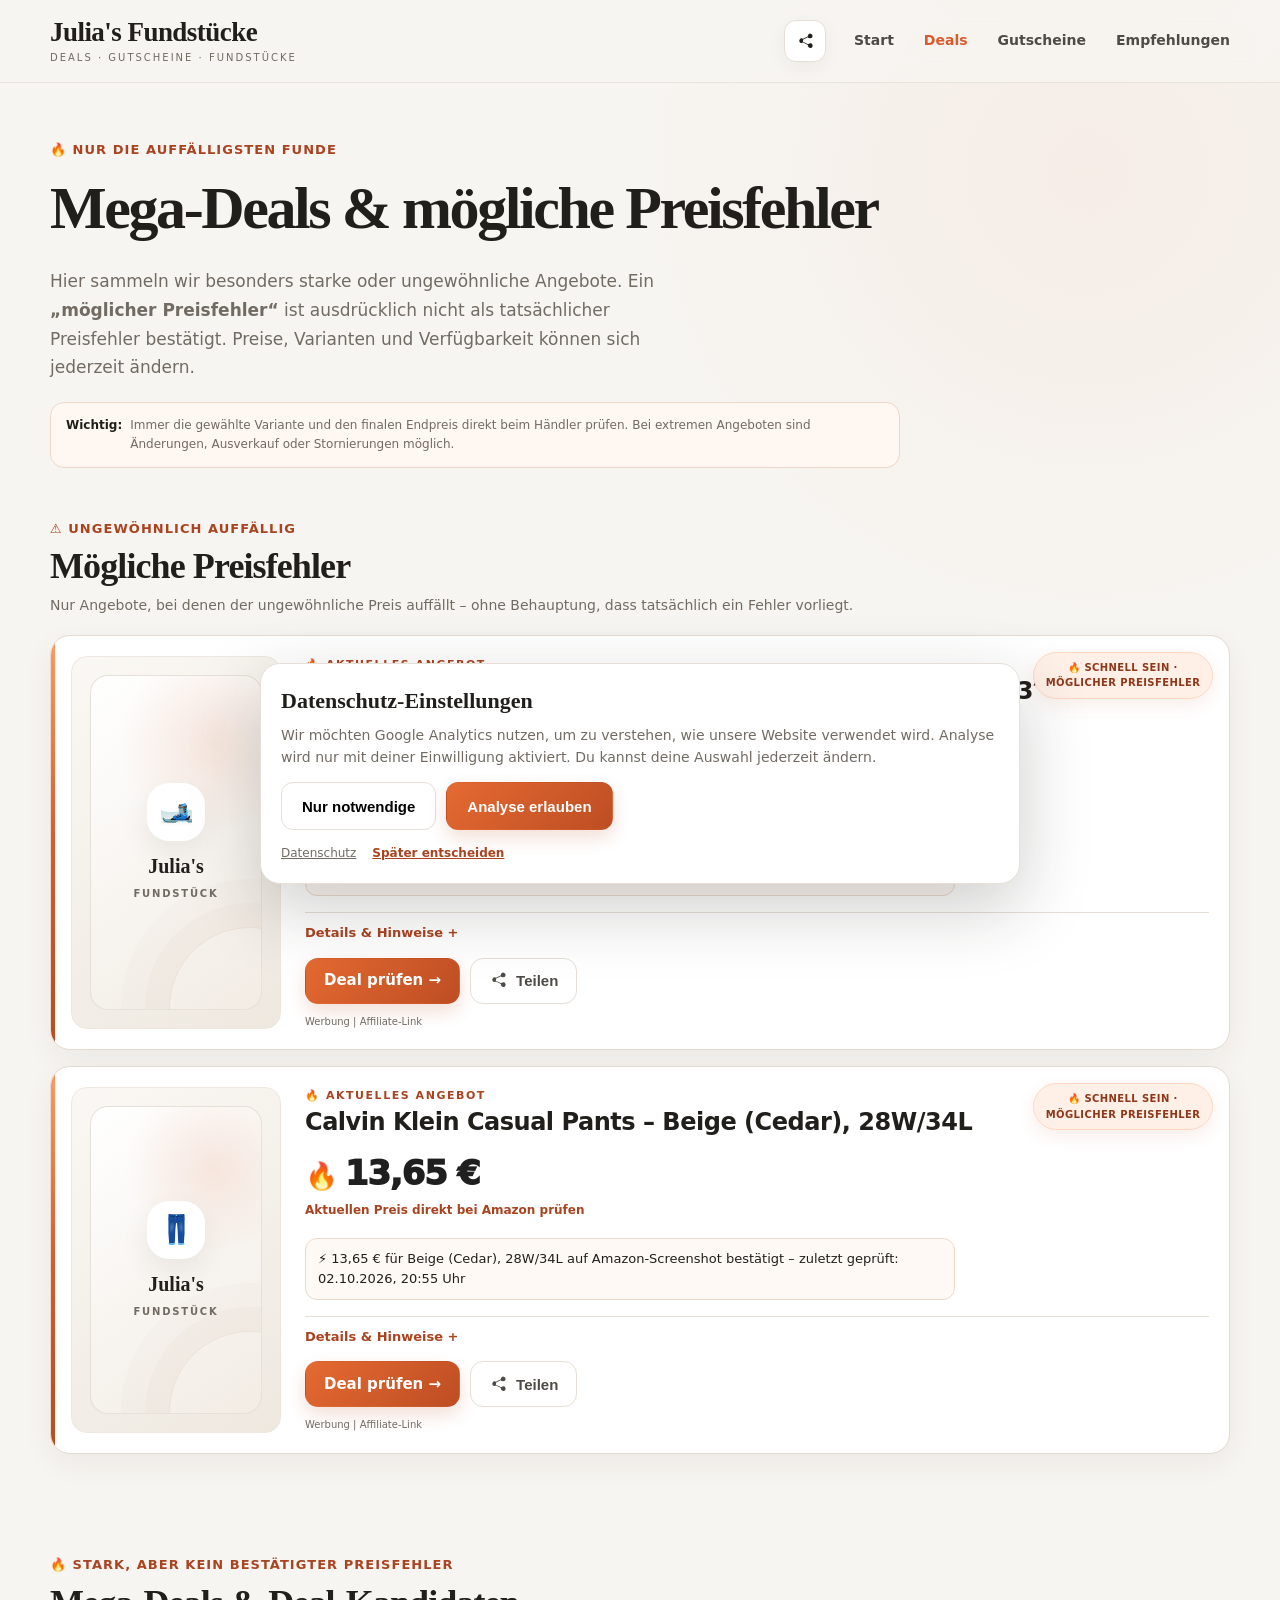
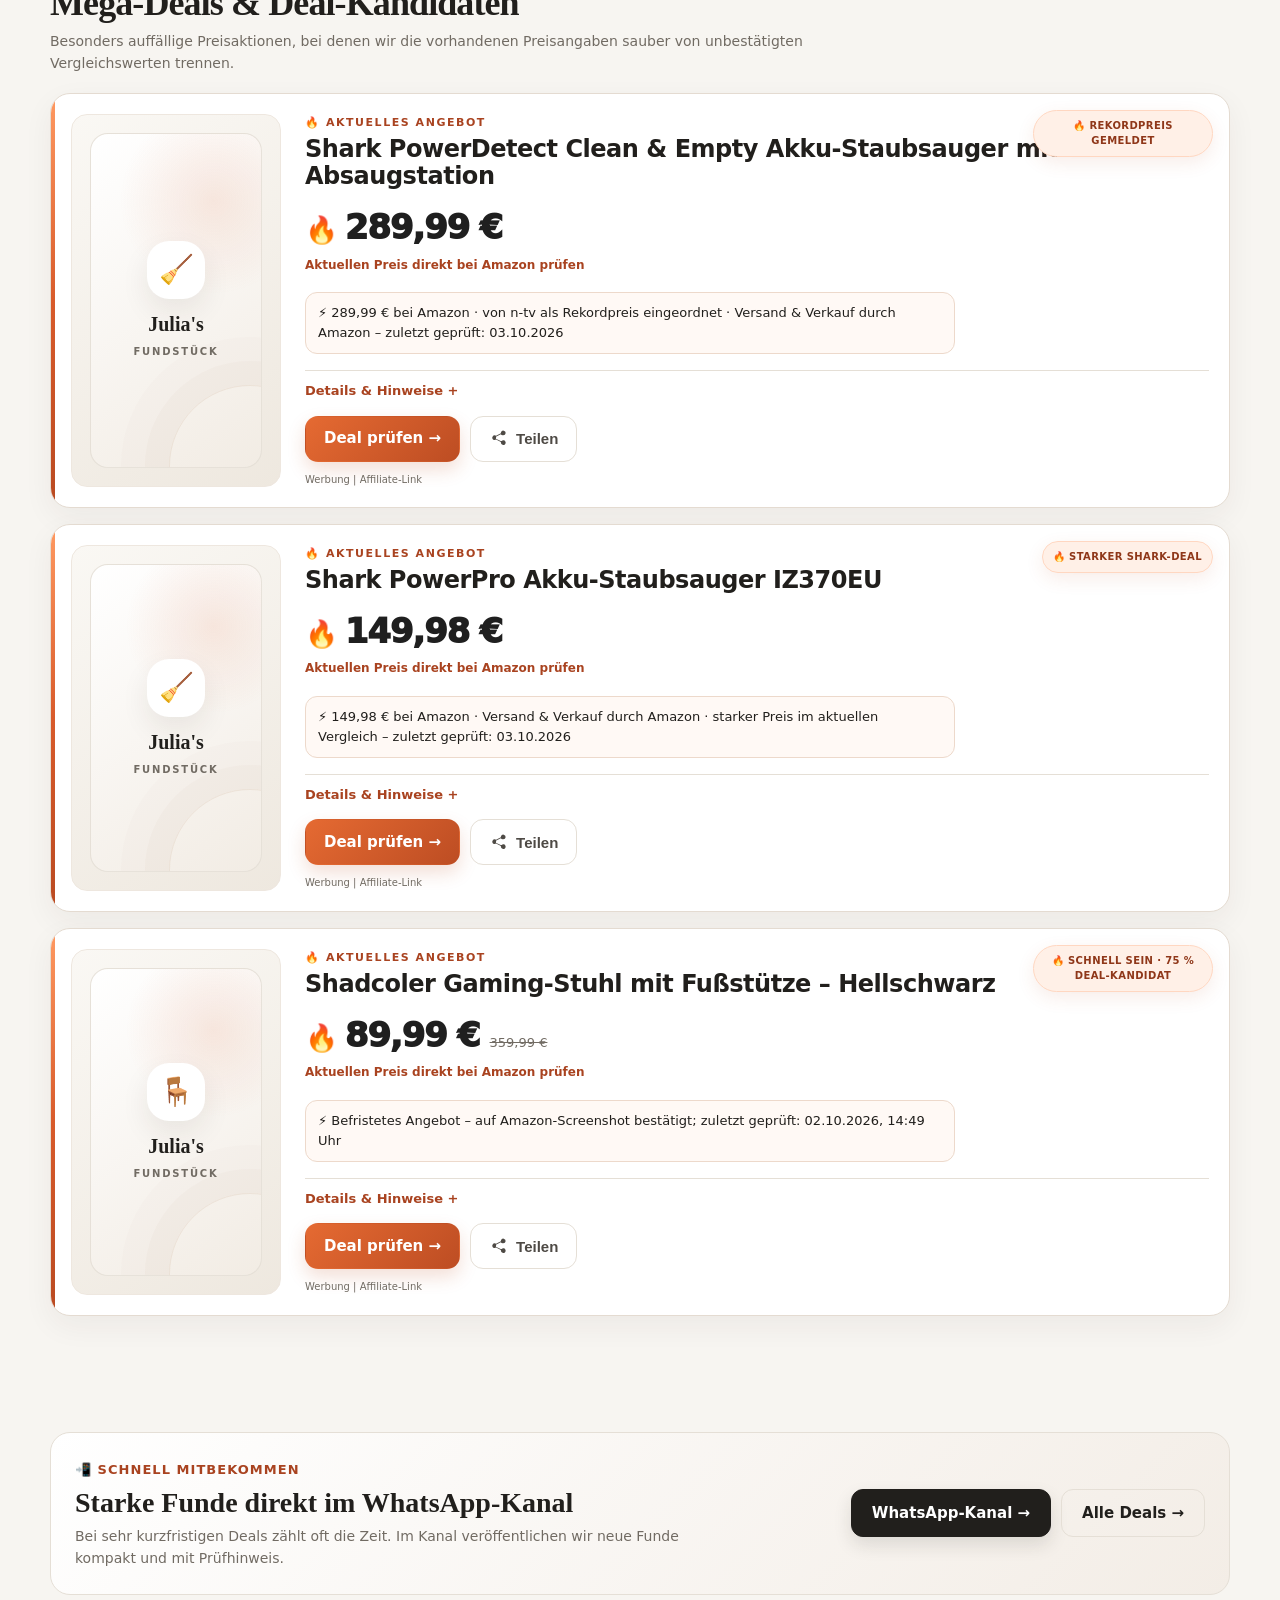
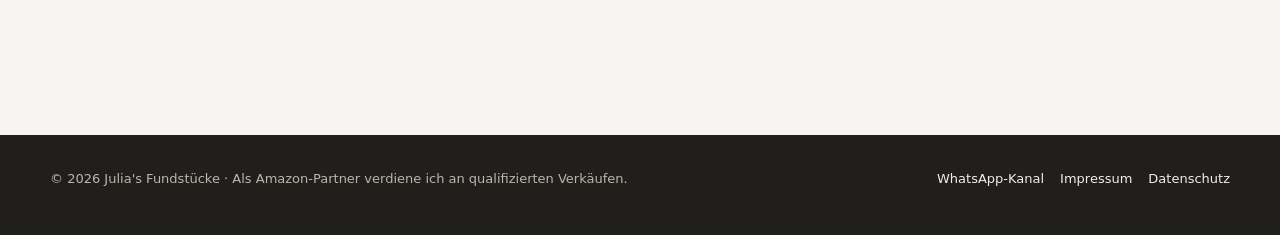
<file: mega-deals.html>
<!doctype html>
<html lang="de">
<head>
  <script src="analytics.js"></script>
  <meta charset="utf-8">
  <meta name="viewport" content="width=device-width,initial-scale=1">
  <title>Mega-Deals & mögliche Preisfehler | Julia's Fundstücke</title>
  <meta name="description" content="Auffällige Mega-Deals und mögliche Preisfehler bei Julia's Fundstücke – klar gekennzeichnet und mit Prüfhinweisen.">
  <meta property="og:type" content="website">
  <meta property="og:site_name" content="Julia's Fundstücke">
  <meta property="og:title" content="Mega-Deals & mögliche Preisfehler | Julia's Fundstücke">
  <meta property="og:description" content="Die auffälligsten Deals gesammelt – mögliche Preisfehler werden ausdrücklich als unbestätigt gekennzeichnet.">
  <meta property="og:image" content="https://julias-fundstuecke.de/julias-fundstuecke-vorschau.jpg">
  <meta property="og:image:width" content="1200">
  <meta property="og:image:height" content="630">
  <meta name="twitter:card" content="summary_large_image">
  <meta name="twitter:image" content="https://julias-fundstuecke.de/julias-fundstuecke-vorschau.jpg">
  <link rel="stylesheet" href="styles.css?v=20261003-1258">
</head>
<body class="deals-page mega-page">
<header class="site-header"><div class="container header-inner"><a class="brand" href="index.html"><strong>Julia's Fundstücke</strong><span>Deals · Gutscheine · Fundstücke</span></a><button class="site-share-button" type="button" data-site-share aria-label="Diese Seite teilen" title="Diese Seite teilen"><svg viewBox="0 0 24 24" aria-hidden="true"><path d="M18 8a3 3 0 1 0-2.83-4A3 3 0 0 0 15 5c0 .18.02.35.05.52L8.91 8.59A3 3 0 0 0 7 8a3 3 0 1 0 1.91 5.41l6.14 3.07A3 3 0 0 0 15 17c0 .18.02.35.05.52A3 3 0 1 0 16 15c-.44 0-.86.1-1.23.27L8.63 12.2A3.1 3.1 0 0 0 9 11c0-.42-.08-.82-.23-1.19l6.13-3.07c.52.78 1.41 1.26 2.4 1.26H18Z"/></svg></button><button class="nav-toggle" aria-label="Menü öffnen" aria-expanded="false" aria-controls="site-nav">☰</button>
<nav class="nav" id="site-nav" aria-label="Hauptnavigation"><a href="index.html">Start</a><a class="active" href="deals.html">Deals</a><a href="gutscheincodes.html">Gutscheine</a><a href="bestseller.html">Empfehlungen</a></nav></div></header>

<main>
<section class="page-hero mega-hero">
  <div class="container">
    <div class="eyebrow">🔥 Nur die auffälligsten Funde</div>
    <h1>Mega-Deals & mögliche Preisfehler</h1>
    <p>Hier sammeln wir besonders starke oder ungewöhnliche Angebote. Ein <strong>„möglicher Preisfehler“</strong> ist ausdrücklich nicht als tatsächlicher Preisfehler bestätigt. Preise, Varianten und Verfügbarkeit können sich jederzeit ändern.</p>
    <div class="mega-notice">
      <strong>Wichtig:</strong>
      <span>Immer die gewählte Variante und den finalen Endpreis direkt beim Händler prüfen. Bei extremen Angeboten sind Änderungen, Ausverkauf oder Stornierungen möglich.</span>
    </div>
  </div>
</section>

<section class="section mega-section">
  <div class="container">
    <div class="mega-section-head">
      <div>
        <div class="eyebrow">⚠️ Ungewöhnlich auffällig</div>
        <h2>Mögliche Preisfehler</h2>
        <p>Nur Angebote, bei denen der ungewöhnliche Preis auffällt – ohne Behauptung, dass tatsächlich ein Fehler vorliegt.</p>
      </div>
    </div>
    <div class="deal-list deals-feed" data-deals data-ids="arctix-damen-schneehose-b08pz7chcd,calvin-klein-casual-pants-b0dswrxxvy"></div>
  </div>
</section>

<section class="section mega-section mega-strong">
  <div class="container">
    <div class="mega-section-head">
      <div>
        <div class="eyebrow">🔥 Stark, aber kein bestätigter Preisfehler</div>
        <h2>Mega-Deals & Deal-Kandidaten</h2>
        <p>Besonders auffällige Preisaktionen, bei denen wir die vorhandenen Preisangaben sauber von unbestätigten Vergleichswerten trennen.</p>
      </div>
    </div>
    <div class="deal-list deals-feed" data-deals data-ids="amazon-fire-max-11-64gb-b0cww3rfm9,shark-powerdetect-clean-empty-ip3225eut-b0f6pqqzvt,shark-powerpro-iz370eu-b0fr5cs7gx,shadcoler-gaming-stuhl-b0hjtwm6dh,tom-tailor-damen-tshirt-raspberry-red-b0dj3dc4tf,ecovacs-t90-pro-omni,jdmcar-starthilfe-powerbank-b0g6z1kyv6"></div>
  </div>
</section>

<section class="section mega-bottom">
  <div class="container">
    <div class="deal-community">
      <div>
        <div class="eyebrow">📲 Schnell mitbekommen</div>
        <h2>Starke Funde direkt im WhatsApp-Kanal</h2>
        <p>Bei sehr kurzfristigen Deals zählt oft die Zeit. Im Kanal veröffentlichen wir neue Funde kompakt und mit Prüfhinweis.</p>
      </div>
      <div class="deal-community-actions">
        <a class="btn btn-channel" href="https://whatsapp.com/channel/0029VbDqaVECXC3Hq6vQYK27" target="_blank" rel="noopener">WhatsApp-Kanal →</a>
        <a class="btn btn-secondary" href="deals.html">Alle Deals →</a>
      </div>
    </div>
  </div>
</section>
</main>

<footer class="footer"><div class="container footer-inner"><div>© <span data-year></span> Julia's Fundstücke · Als Amazon-Partner verdiene ich an qualifizierten Verkäufen.</div><div class="footer-links"><a href="https://whatsapp.com/channel/0029VbDqaVECXC3Hq6vQYK27" target="_blank" rel="noopener">WhatsApp-Kanal</a><a href="impressum.html">Impressum</a><a href="datenschutz.html">Datenschutz</a></div></div></footer>

<div class="consent-banner" data-consent-banner hidden role="dialog" aria-label="Datenschutzeinstellungen" aria-live="polite">
  <div class="consent-inner">
    <div class="consent-copy"><strong>Datenschutz-Einstellungen</strong><p>Wir möchten Google Analytics nutzen, um zu verstehen, wie unsere Website verwendet wird. Analyse wird nur mit deiner Einwilligung aktiviert. Du kannst deine Auswahl jederzeit ändern.</p></div>
    <div class="consent-actions"><button type="button" class="btn btn-secondary" data-consent-reject>Nur notwendige</button><button type="button" class="btn btn-primary" data-consent-accept>Analyse erlauben</button></div>
    <div class="consent-links"><a href="datenschutz.html">Datenschutz</a><button type="button" class="consent-link-button" data-consent-close>Später entscheiden</button></div>
  </div>
</div>
<script src="script.js?v=20261003-1258"></script>
</body></html>
</file>
<file: styles.css>
:root{
  --bg:#fbfaf7;
  --surface:#ffffff;
  --surface-soft:#f5f1ea;
  --text:#22211f;
  --muted:#6f6a63;
  --line:#e8e2d9;
  --accent:#e56a32;
  --accent-dark:#bd4d23;
  --badge:#fff0e6;
  --badge-text:#9b3f1b;
  --shadow:0 14px 40px rgba(41,35,28,.08);
  --radius:22px;
  --max:1180px;
}
*{box-sizing:border-box}
html{scroll-behavior:smooth}
body{
  margin:0;
  font-family:Inter, ui-sans-serif, system-ui, -apple-system, BlinkMacSystemFont, "Segoe UI", sans-serif;
  background:var(--bg);
  color:var(--text);
  line-height:1.55;
}
a{color:inherit}
img{max-width:100%;display:block}
.container{width:min(var(--max),calc(100% - 32px));margin-inline:auto}
.site-header{
  position:sticky;top:0;z-index:50;
  backdrop-filter:blur(14px);
  background:rgba(251,250,247,.92);
  border-bottom:1px solid rgba(232,226,217,.9);
}
.header-inner{
  min-height:76px;
  display:flex;align-items:center;justify-content:space-between;gap:28px;
}
.brand{
  text-decoration:none;
  display:flex;flex-direction:column;
  line-height:1;
}
.brand strong{
  font-family:Georgia,"Times New Roman",serif;
  font-size:25px;
  letter-spacing:-.02em;
}
.brand span{
  margin-top:7px;
  color:var(--muted);
  font-size:11px;
  letter-spacing:.18em;
  text-transform:uppercase;
}
.nav{display:flex;align-items:center;gap:22px}
.nav a{
  text-decoration:none;color:#4e4a45;font-size:14px;font-weight:650;
}
.nav a:hover,.nav a.active{color:var(--accent)}
.nav-toggle{
  display:none;border:0;background:transparent;font-size:26px;cursor:pointer;
}
.hero{padding:78px 0 48px}
.hero-grid{
  display:grid;grid-template-columns:1.15fr .85fr;gap:56px;align-items:center;
}
.eyebrow{
  display:inline-flex;align-items:center;gap:8px;
  color:var(--accent-dark);font-weight:800;font-size:13px;
  letter-spacing:.08em;text-transform:uppercase;
}
.hero h1{
  font-family:Georgia,"Times New Roman",serif;
  font-size:clamp(44px,7vw,78px);
  line-height:1.02;
  letter-spacing:-.045em;
  margin:16px 0 22px;
  max-width:780px;
}
.hero p{
  color:var(--muted);
  font-size:18px;
  max-width:650px;
  margin:0 0 30px;
}
.hero-actions{display:flex;gap:12px;flex-wrap:wrap}
.btn{
  display:inline-flex;align-items:center;justify-content:center;gap:8px;
  min-height:48px;padding:0 20px;border-radius:12px;
  text-decoration:none;font-weight:800;font-size:15px;
  border:1px solid transparent;transition:.2s ease;
}
.btn-primary{
  background:linear-gradient(135deg,#e56a32,#bd4d23);
  color:#fff;
  box-shadow:0 8px 18px rgba(189,77,35,.18)
}
.btn-primary:hover{transform:translateY(-1px);filter:brightness(.96)}
.btn-secondary{background:transparent;border-color:var(--line)}
.btn-secondary:hover{background:var(--surface)}
.hero-card{
  background:linear-gradient(145deg,#f1e7dc,#fff 52%,#efe8dc);
  min-height:390px;border-radius:32px;padding:34px;
  box-shadow:var(--shadow);
  display:flex;flex-direction:column;justify-content:space-between;
}
.hero-card .mini-label{font-size:12px;color:var(--muted);text-transform:uppercase;letter-spacing:.14em;font-weight:800}
.hero-card .big-number{font-family:Georgia,"Times New Roman",serif;font-size:76px;line-height:1;color:var(--accent)}
.hero-card h2{margin:12px 0 8px;font-size:28px}
.hero-card p{font-size:15px;margin:0;color:var(--muted)}
.section{padding:46px 0}
.section-head{display:flex;align-items:end;justify-content:space-between;gap:24px;margin-bottom:24px}
.section-head h2{font-family:Georgia,"Times New Roman",serif;font-size:38px;margin:0;letter-spacing:-.025em}
.section-head p{margin:0;color:var(--muted);max-width:560px}
.category-grid{display:grid;grid-template-columns:repeat(3,1fr);gap:18px}
.category-card{
  background:var(--surface);border:1px solid var(--line);border-radius:18px;padding:24px;text-decoration:none;
  box-shadow:0 8px 28px rgba(41,35,28,.04);transition:.2s ease;
}
.category-card:hover{transform:translateY(-3px);box-shadow:var(--shadow)}
.category-card .icon{font-size:30px}
.category-card h3{margin:14px 0 6px;font-size:20px}
.category-card p{margin:0;color:var(--muted);font-size:14px}
.deal-list{display:grid;gap:22px}
.deal-card{
  position:relative;
  display:grid;grid-template-columns:300px 1fr;gap:34px;align-items:stretch;
  background:var(--surface);border:1px solid #eadfd4;border-radius:var(--radius);
  padding:24px;box-shadow:0 14px 34px rgba(77,54,37,.07);
  overflow:hidden;transition:.2s ease;
}
.deal-card::before{
  content:"";position:absolute;left:0;top:0;bottom:0;width:5px;
  background:linear-gradient(180deg,#ff9a62,var(--accent),#b94a21);
}
.deal-card:hover{transform:translateY(-2px);box-shadow:0 18px 42px rgba(77,54,37,.11)}
.deal-media{
  min-height:255px;border-radius:16px;
  background:linear-gradient(145deg,#f7f3ed,#ece5dc);
  display:grid;place-items:center;padding:26px;position:relative;
}
.deal-media .placeholder{
  width:150px;height:150px;border-radius:50%;
  background:#fff;box-shadow:0 12px 28px rgba(41,35,28,.08);
  display:grid;place-items:center;font-size:54px;
}
.deal-badge{
  position:absolute;top:18px;right:18px;z-index:3;
  background:var(--badge);color:var(--badge-text);
  border:1px solid #ffd7c1;
  border-radius:999px;padding:8px 12px;
  font-size:12px;font-weight:900;letter-spacing:.04em;
  box-shadow:0 6px 18px rgba(189,77,35,.10);
}
.deal-content{display:flex;flex-direction:column;justify-content:center;min-width:0}
.deal-kicker{color:var(--accent-dark);font-size:12px;font-weight:900;text-transform:uppercase;letter-spacing:.12em}
.deal-card h3{margin:7px 0 8px;font-size:28px;line-height:1.15;letter-spacing:-.02em}
.deal-desc{color:var(--muted);margin:0 0 18px;max-width:690px}
.price-row{display:flex;align-items:baseline;gap:10px;flex-wrap:wrap}
.price-now{font-size:34px;font-weight:950;letter-spacing:-.02em;color:#1f1f1f}
.price-now::before{content:"🔥";font-size:.78em;margin-right:8px}
.price-old{color:var(--muted);text-decoration:line-through;font-size:14px}
.coupon{
  display:flex;align-items:center;gap:10px;flex-wrap:wrap;
  background:#fff7f1;border:1px dashed #efb28d;border-radius:12px;
  padding:12px 14px;margin:14px 0 16px;max-width:520px;font-size:14px;
}
.code{
  font-family:ui-monospace,SFMono-Regular,Menlo,monospace;
  background:#fff;border:1px solid var(--line);padding:4px 8px;border-radius:7px;font-weight:800;
}
.copy-btn{
  border:0;background:transparent;color:var(--accent-dark);font-weight:800;cursor:pointer;padding:0;
}
.deal-actions{display:flex;gap:10px;align-items:center;flex-wrap:wrap}
.affiliate-note{margin-top:10px;color:var(--muted);font-size:11px}
.page-hero{padding:58px 0 30px}
.page-hero h1{font-family:Georgia,"Times New Roman",serif;font-size:clamp(40px,6vw,64px);margin:0 0 12px;letter-spacing:-.04em}
.page-hero p{max-width:720px;color:var(--muted);font-size:17px;margin:0}
.info-box{
  background:var(--surface-soft);border:1px solid var(--line);border-radius:16px;padding:18px 20px;color:#514c46;
}
.prose{max-width:820px;background:#fff;border:1px solid var(--line);border-radius:18px;padding:28px}
.prose h2{margin-top:30px}
.prose h2:first-child{margin-top:0}
.footer{margin-top:64px;border-top:1px solid var(--line);padding:30px 0 42px;color:var(--muted);font-size:13px}
.footer-inner{display:flex;justify-content:space-between;gap:24px;flex-wrap:wrap}
.footer-links{display:flex;gap:16px;flex-wrap:wrap}
.footer a{text-decoration:none}
.footer a:hover{color:var(--accent)}
.note{font-size:12px;color:var(--muted)}
@media(max-width:860px){
  .nav-toggle{display:block}
  .nav{
    display:none;position:absolute;left:16px;right:16px;top:70px;
    background:#fff;border:1px solid var(--line);border-radius:14px;padding:14px;
    flex-direction:column;align-items:stretch;box-shadow:var(--shadow)
  }
  .nav.open{display:flex}
  .hero{padding-top:44px}
  .hero-grid{grid-template-columns:1fr;gap:26px}
  .hero-card{min-height:280px}
  .category-grid{grid-template-columns:1fr}
  .deal-card{grid-template-columns:1fr;gap:20px;padding:16px}
  .deal-media{min-height:220px}
  .deal-card h3{font-size:24px}
  .deal-badge{top:14px;right:14px}
  .section-head{align-items:start;flex-direction:column}
}
@media(max-width:520px){
  .container{width:min(var(--max),calc(100% - 22px))}
  .header-inner{min-height:68px}
  .brand strong{font-size:22px}
  .hero h1{font-size:47px}
  .hero p{font-size:16px}
  .hero-actions .btn{width:100%}
  .section{padding:34px 0}
  .section-head h2{font-size:32px}
  .deal-card{border-radius:17px}
  .deal-card h3{padding-right:96px;font-size:22px}
  .price-now{font-size:29px}
  .deal-actions .btn{width:100%}
}


.deal-media img{
  width:100%;
  height:100%;
  max-height:255px;
  object-fit:contain;
  border-radius:12px;
}

/* Professional homepage refinements */
.trust-strip{display:flex;gap:10px;flex-wrap:wrap;margin:-12px 0 26px}
.trust-strip span{background:var(--surface);border:1px solid var(--line);border-radius:999px;padding:7px 11px;font-size:12px;font-weight:750;color:#514c46}
.trust-section{padding-top:26px}
.trust-panel{background:#fff;border:1px solid var(--line);border-radius:24px;padding:30px;box-shadow:0 10px 32px rgba(41,35,28,.045);display:grid;grid-template-columns:.7fr 1.3fr;gap:34px}
.trust-panel h2{font-family:Georgia,"Times New Roman",serif;font-size:34px;line-height:1.1;margin:8px 0 0;letter-spacing:-.025em}
.trust-steps{display:grid;gap:13px}
.trust-steps>div{display:grid;grid-template-columns:38px 1fr;gap:12px;align-items:start}
.trust-steps strong{color:var(--accent);font-family:Georgia,"Times New Roman",serif;font-size:20px}
.trust-steps span{color:var(--muted);font-size:14px}
.trust-steps b{color:var(--text)}
.trust-note{grid-column:1/-1;margin:0;padding-top:18px;border-top:1px solid var(--line);color:var(--muted);font-size:12px}
.price-check{font-size:13px;font-weight:800;color:#514c46;margin:0 0 12px}
.deal-hint{font-size:12px;color:var(--muted);margin:0 0 15px}
@media(max-width:860px){.trust-panel{grid-template-columns:1fr;gap:22px}}
@media(max-width:520px){.trust-strip{gap:7px}.trust-strip span{width:100%;border-radius:10px}.trust-panel{padding:22px;border-radius:18px}.trust-panel h2{font-size:29px}}

.feedback-box{
  margin-top:16px;padding:14px 16px;background:#fff8f5;border:1px solid #f0ddd3;border-radius:14px;
  display:flex;flex-direction:column;gap:5px;font-size:13px;
}
.feedback-box strong{font-size:14px;color:#2b2520}
.feedback-box span{color:var(--muted)}
.feedback-box a{color:var(--accent-dark);font-weight:850;text-decoration:none;margin-top:3px}
.feedback-box a:hover{text-decoration:underline}

/* Premium visual refresh */
:root{--bg:#f7f5f1;--surface:#fff;--surface-soft:#f1ede6;--text:#211f1c;--muted:#716b63;--line:#e5dfd6;--accent:#d85b2b;--accent-dark:#a94320;--badge:#fff0e7;--badge-text:#8f3719;--shadow:0 20px 55px rgba(48,38,29,.08);--radius:24px}
body{background:radial-gradient(circle at 85% 5%,rgba(216,91,43,.055),transparent 28rem),var(--bg)}
.site-header{background:rgba(247,245,241,.86);border-bottom:1px solid rgba(229,223,214,.82)}
.header-inner{min-height:82px}.brand strong{font-size:27px}.brand span{font-size:10px;letter-spacing:.2em}.nav{gap:26px}.nav a{font-size:13px}.nav a.active{font-weight:850}
.hero{padding:92px 0 66px}.hero-grid{gap:70px}.hero h1{max-width:700px;font-size:clamp(48px,7vw,82px)}.hero p{font-size:17px;line-height:1.7}
.hero-card{min-height:430px;border:1px solid rgba(255,255,255,.7);background:radial-gradient(circle at 80% 18%,rgba(216,91,43,.16),transparent 9rem),linear-gradient(145deg,#eee4d7,#fff 55%,#e9dfd1);box-shadow:0 26px 70px rgba(48,38,29,.12);position:relative;overflow:hidden}
.hero-card:after{content:"";position:absolute;right:-55px;bottom:-65px;width:220px;height:220px;border-radius:50%;border:1px solid rgba(168,116,75,.16);box-shadow:0 0 0 28px rgba(168,116,75,.035),0 0 0 56px rgba(168,116,75,.025)}
.hero-card .big-number{width:84px;height:84px;border-radius:24px;display:grid;place-items:center;background:#fff;box-shadow:0 15px 35px rgba(72,52,35,.10);font-size:42px}
.hero-card h2{font-family:Georgia,"Times New Roman",serif;font-size:31px;line-height:1.12}
.section{padding:58px 0}.section-head{margin-bottom:28px}.section-head h2{font-size:42px}.category-grid{gap:16px}
.category-card{padding:26px;border-radius:22px;box-shadow:0 10px 30px rgba(48,38,29,.045)}.category-card:hover{transform:translateY(-4px);border-color:#d9cbbd}
.category-card .icon{width:48px;height:48px;border-radius:15px;display:grid;place-items:center;background:#f7eee6;font-size:24px}
.deal-list{gap:26px}.deal-card{grid-template-columns:320px 1fr;gap:38px;padding:28px;border-color:#e4dbd1;border-radius:26px;box-shadow:0 18px 50px rgba(48,38,29,.065)}
.deal-card:before{width:4px}.deal-media{min-height:290px;border:1px solid #eee7df;border-radius:20px;background:linear-gradient(145deg,#faf8f4,#eee8df)}
.deal-media .placeholder{width:132px;height:132px}.deal-badge{top:20px;right:20px;padding:9px 13px}.deal-kicker{font-size:11px;letter-spacing:.14em}.deal-card h3{font-size:30px}.deal-desc{font-size:15px;line-height:1.65}
.price-row{margin:2px 0}.price-now{font-size:38px;letter-spacing:-.035em}.price-old{font-size:15px}.price-check{font-size:12px;color:var(--accent-dark);margin-bottom:10px}
.coupon{max-width:650px;border-style:solid;background:#fff9f5;border-color:#edd9cb}.deal-actions .btn{min-height:50px;border-radius:13px;padding-inline:22px}.affiliate-note{font-size:10px}
.feedback-box{background:linear-gradient(135deg,#fffaf6,#f8f2eb);border-color:#eaded2;border-radius:16px;padding:15px 17px}
.page-hero{padding:76px 0 34px}.page-hero h1{font-size:clamp(44px,6vw,68px)}
.footer{background:#211f1c;color:#bcb5ad;border-top:0;margin-top:82px;padding:34px 0 46px}.footer a{color:#f2ede7}.footer a:hover{color:#f0a27f}
@media(max-width:860px){.hero{padding-top:58px}.hero-grid{gap:34px}.deal-card{grid-template-columns:1fr;gap:22px;padding:20px}.deal-media{min-height:250px}}
@media(max-width:520px){.header-inner{min-height:70px}.brand strong{font-size:23px}.hero{padding:46px 0 38px}.hero h1{font-size:45px}.hero-card{min-height:330px;padding:26px}.hero-card h2{font-size:27px}.section{padding:42px 0}.section-head h2{font-size:34px}.deal-card h3{font-size:23px}.price-now{font-size:32px}}

/* Refined navigation */
.nav-divider{width:1px;height:22px;background:var(--line);margin:0 2px}
@media(max-width:860px){
  .nav{gap:4px;padding:10px}
  .nav a{padding:12px 13px;border-radius:10px;font-size:14px}
  .nav a:hover,.nav a.active{background:#f7eee6;color:var(--accent-dark)}
  .nav-divider{width:100%;height:1px;margin:5px 0;background:var(--line)}
}

/* Premium neutral fallback for deals without licensed product imagery */
.placeholder-premium{
  width:100%!important;height:100%!important;min-height:230px!important;border-radius:18px!important;
  background:radial-gradient(circle at 72% 20%,rgba(216,91,43,.12),transparent 32%),linear-gradient(145deg,#fff,#f2ece4)!important;
  box-shadow:none!important;display:flex!important;flex-direction:column!important;align-items:center!important;justify-content:center!important;
  border:1px solid rgba(229,223,214,.9);position:relative;overflow:hidden;
}
.placeholder-premium:after{
  content:"";position:absolute;width:160px;height:160px;border-radius:50%;border:1px solid rgba(169,122,86,.12);
  box-shadow:0 0 0 24px rgba(169,122,86,.035),0 0 0 48px rgba(169,122,86,.02);right:-70px;bottom:-80px;
}
.placeholder-mark{
  width:72px;height:72px;border-radius:22px;background:#fff;display:grid;place-items:center;
  font-size:34px;box-shadow:0 12px 28px rgba(48,38,29,.08);margin-bottom:15px;z-index:1;
}
.placeholder-brand{font-family:Georgia,"Times New Roman",serif;font-size:20px;font-weight:700;z-index:1}
.placeholder-label{font-size:10px;text-transform:uppercase;letter-spacing:.18em;color:var(--muted);margin-top:4px;font-weight:800;z-index:1}
@media(max-width:860px){.placeholder-premium{min-height:210px!important}}


/* Privacy / analytics consent */
.consent-banner{position:fixed;inset:auto 16px 16px;z-index:1000;max-width:760px;margin:auto;background:#fff;border:1px solid var(--line);border-radius:20px;box-shadow:0 24px 70px rgba(33,31,28,.22);padding:20px}
.consent-banner[hidden]{display:none}
.consent-inner{display:grid;gap:14px}.consent-copy strong{font-family:Georgia,"Times New Roman",serif;font-size:22px}.consent-copy p{margin:7px 0 0;color:var(--muted);font-size:14px}
.consent-actions{display:flex;gap:10px;flex-wrap:wrap}.consent-links{display:flex;gap:16px;align-items:center;font-size:12px;color:var(--muted)}
.consent-link-button,.consent-settings-button{border:0;background:transparent;padding:0;color:var(--accent-dark);font:inherit;font-weight:800;text-decoration:underline;cursor:pointer}
@media(max-width:520px){.consent-banner{inset:auto 10px 10px;padding:17px;border-radius:16px}.consent-actions .btn{width:100%}}


/* Pinterest outfit landing page */
.outfit-hero{padding:76px 0 36px}
.outfit-hero-grid{display:grid;grid-template-columns:1.2fr .8fr;gap:48px;align-items:center}
.outfit-hero h1{font-family:Georgia,"Times New Roman",serif;font-size:clamp(44px,6.4vw,72px);line-height:1.04;letter-spacing:-.04em;margin:14px 0 20px;max-width:760px}
.outfit-intro{max-width:690px;color:var(--muted);font-size:17px;line-height:1.7;margin:0}
.outfit-note{background:linear-gradient(145deg,#fff,#f3ede5);border:1px solid var(--line);border-radius:24px;padding:28px;box-shadow:var(--shadow)}
.outfit-note strong{font-family:Georgia,"Times New Roman",serif;font-size:23px}
.outfit-note p{color:var(--muted);font-size:14px;margin:10px 0 0}
.outfit-palette{display:flex;gap:9px;flex-wrap:wrap;margin-top:24px}
.swatch{display:inline-flex;align-items:center;gap:8px;background:#fff;border:1px solid var(--line);border-radius:999px;padding:7px 11px;font-size:12px;font-weight:800}
.swatch:before{content:"";width:12px;height:12px;border-radius:50%;border:1px solid rgba(0,0,0,.08)}
.swatch-camel:before{background:#c79a69}.swatch-bordeaux:before{background:#7f2435}.swatch-denim:before{background:#253c58}.swatch-cognac:before{background:#9c5c31}
.outfit-grid{display:grid;grid-template-columns:repeat(2,1fr);gap:18px}
.outfit-card{background:#fff;border:1px solid var(--line);border-radius:22px;padding:24px;display:grid;grid-template-columns:64px 1fr;gap:18px;box-shadow:0 10px 30px rgba(48,38,29,.045)}
.outfit-icon{width:58px;height:58px;border-radius:18px;background:#f7eee6;display:grid;place-items:center;font-size:28px}
.outfit-label{display:inline-block;color:var(--accent-dark);font-size:11px;font-weight:900;letter-spacing:.12em;text-transform:uppercase;margin-bottom:5px}
.outfit-card h3{font-size:22px;line-height:1.2;margin:0 0 8px}
.outfit-card p{color:var(--muted);font-size:14px;margin:0 0 12px}
.outfit-card .outfit-check{font-size:12px;color:#514c46;background:#faf7f2;border-radius:10px;padding:9px 11px;margin-bottom:15px}
.outfit-card .btn{min-height:44px;padding-inline:16px}
.outfit-disclosure{margin-top:22px;background:var(--surface-soft);border:1px solid var(--line);border-radius:16px;padding:17px 19px;color:#514c46;font-size:12px}
.home-inspiration{background:linear-gradient(135deg,#fff,#f4eee6);border:1px solid var(--line);border-radius:24px;padding:30px;display:flex;align-items:center;justify-content:space-between;gap:24px;box-shadow:0 10px 32px rgba(41,35,28,.045)}
.home-inspiration h2{font-family:Georgia,"Times New Roman",serif;font-size:32px;line-height:1.1;margin:7px 0 8px}
.home-inspiration p{color:var(--muted);margin:0;max-width:650px}
@media(max-width:860px){.outfit-hero-grid{grid-template-columns:1fr;gap:26px}.outfit-grid{grid-template-columns:1fr}.home-inspiration{align-items:flex-start;flex-direction:column}}
@media(max-width:520px){.outfit-hero{padding:48px 0 24px}.outfit-hero h1{font-size:42px}.outfit-card{grid-template-columns:1fr;padding:20px}.outfit-icon{width:52px;height:52px}.home-inspiration{padding:22px;border-radius:18px}.home-inspiration h2{font-size:28px}}


/* WhatsApp channel CTA */
.btn-channel{
  background:#211f1c;
  color:#fff;
  border-color:#211f1c;
  box-shadow:0 8px 18px rgba(33,31,28,.12);
}
.btn-channel:hover{transform:translateY(-1px);background:#34302b}
.channel-cta{
  background:linear-gradient(135deg,#fff,#f3ede6);
  border:1px solid var(--line);
  border-radius:24px;
  padding:30px;
  display:flex;
  align-items:center;
  justify-content:space-between;
  gap:26px;
  box-shadow:0 10px 32px rgba(41,35,28,.045);
}
.channel-cta h2{
  font-family:Georgia,"Times New Roman",serif;
  font-size:34px;
  line-height:1.1;
  margin:7px 0 9px;
  letter-spacing:-.025em;
}
.channel-cta p{margin:0;color:var(--muted);max-width:680px}
@media(max-width:860px){.channel-cta{align-items:flex-start;flex-direction:column}}
@media(max-width:520px){.channel-cta{padding:22px;border-radius:18px}.channel-cta h2{font-size:29px}.channel-cta .btn{width:100%}}


/* Clear homepage hierarchy */
.home-hero{padding:88px 0 54px}
.home-hero-inner{max-width:850px}
.home-hero h1{
  font-family:Georgia,"Times New Roman",serif;
  font-size:clamp(50px,8vw,86px);
  line-height:.98;
  letter-spacing:-.05em;
  margin:14px 0 22px;
}
.home-lede{font-size:18px;line-height:1.7;color:var(--muted);max-width:720px;margin:0 0 28px}
.home-actions{display:flex;align-items:center;gap:20px;flex-wrap:wrap}
.home-text-link{font-weight:850;text-decoration:none;color:var(--accent-dark)}
.home-text-link:hover{text-decoration:underline}
.home-hot{padding-top:34px}
.simple-head{margin-bottom:22px}
.home-categories{padding-top:42px}
.compact-trust{
  border-top:1px solid var(--line);
  padding-top:24px;
  display:grid;
  grid-template-columns:auto 1fr auto;
  gap:18px;
  align-items:center;
  color:var(--muted);
  font-size:13px;
}
.compact-trust strong{color:var(--text);font-size:14px}
.compact-trust a{font-weight:800;color:var(--accent-dark);text-decoration:none;white-space:nowrap}
.compact-trust a:hover{text-decoration:underline}
.home-transparency{padding-top:22px;padding-bottom:6px}
@media(max-width:860px){
  .home-hero{padding:58px 0 34px}
  .compact-trust{grid-template-columns:1fr;gap:8px}
}
@media(max-width:520px){
  .home-hero{padding:46px 0 28px}
  .home-hero h1{font-size:49px}
  .home-lede{font-size:16px}
  .home-actions{align-items:stretch;flex-direction:column}
  .home-actions .btn{width:100%}
  .home-text-link{text-align:center;padding:8px 0}
  .home-hot{padding-top:24px}
}

/* Simpler primary navigation */
.nav{gap:30px}
.nav a{font-size:14px;font-weight:750}


/* Recommendations page refresh */
.recommend-hero{padding:64px 0 30px}
.recommend-hero-inner{max-width:760px}
.recommend-hero h1{
  font-family:Georgia,"Times New Roman",serif;
  font-size:clamp(44px,6.5vw,70px);
  line-height:1;
  letter-spacing:-.045em;
  margin:12px 0 16px;
}
.recommend-hero p{margin:0;color:var(--muted);font-size:17px;line-height:1.65;max-width:670px}
.recommend-topics{padding-top:28px}
.recommend-grid{display:grid;grid-template-columns:repeat(2,1fr);gap:16px}
.recommend-card{
  display:grid;grid-template-columns:56px 1fr auto;gap:16px;align-items:center;
  padding:22px;background:#fff;border:1px solid var(--line);border-radius:20px;
  text-decoration:none;box-shadow:0 10px 28px rgba(48,38,29,.045);transition:.2s ease;
}
.recommend-card:hover{transform:translateY(-2px);box-shadow:var(--shadow)}
.recommend-icon{width:52px;height:52px;border-radius:16px;background:#f7eee6;display:grid;place-items:center;font-size:25px}
.recommend-card h3{margin:0 0 4px;font-size:19px}
.recommend-card p{margin:0;color:var(--muted);font-size:13px;line-height:1.5}
.recommend-arrow{font-size:24px;color:var(--accent-dark);font-weight:800}
.recommend-feature{box-shadow:none}
.recommend-deals{padding-top:34px}
.recommend-note-section{padding-top:18px;padding-bottom:0}
@media(max-width:700px){
  .recommend-hero{padding:44px 0 22px}
  .recommend-hero h1{font-size:46px}
  .recommend-grid{grid-template-columns:1fr}
  .recommend-card{grid-template-columns:50px 1fr auto;padding:18px}
  .recommend-icon{width:46px;height:46px;font-size:22px}
}


/* Compact mobile-first deals feed */
.deals-page .page-hero{padding:54px 0 22px}
.deals-page .page-hero h1{font-size:clamp(42px,6vw,60px)}
.deals-page .page-hero p{max-width:650px}
.deals-page .trust-strip{margin:18px 0 0}
.deals-section{padding-top:20px}
.deals-feed{gap:16px}
.deals-page .deal-card{
  grid-template-columns:210px 1fr;
  gap:24px;
  padding:20px;
  border-radius:20px;
  box-shadow:0 10px 30px rgba(48,38,29,.055);
}
.deals-page .deal-media{min-height:190px;padding:18px;border-radius:16px}
.deals-page .placeholder-premium{min-height:170px!important}
.deals-page .placeholder-mark{width:58px;height:58px;font-size:28px;margin-bottom:10px}
.deals-page .deal-card h3{font-size:24px;margin:5px 0 8px;padding-right:120px}
.deals-page .deal-badge{top:16px;right:16px;font-size:10px;padding:7px 10px;max-width:180px;text-align:center}
.deals-page .price-now{font-size:34px}
.deals-page .price-old{font-size:13px}
.deals-page .coupon{margin:10px 0 12px;padding:10px 12px;font-size:13px}
.deals-page .price-check{margin-bottom:8px}
.deals-page .deal-actions{margin-top:12px}
.deals-page .deal-actions .btn{min-height:46px;padding-inline:18px}
.deal-details{margin:4px 0 2px;border-top:1px solid var(--line);padding-top:10px}
.deal-details summary{cursor:pointer;color:var(--accent-dark);font-weight:850;font-size:13px;list-style:none}
.deal-details summary::-webkit-details-marker{display:none}
.deal-details summary:after{content:" +";font-weight:900}
.deal-details[open] summary:after{content:" −"}
.deal-details .deal-desc{font-size:13px;line-height:1.55;margin:10px 0 8px}
.deal-details .deal-hint{margin:0 0 4px}
.deal-community{
  margin-top:28px;
  background:linear-gradient(135deg,#fff,#f3ede6);
  border:1px solid var(--line);
  border-radius:20px;
  padding:24px;
  display:flex;
  align-items:center;
  justify-content:space-between;
  gap:24px;
}
.deal-community h2{font-family:Georgia,"Times New Roman",serif;font-size:28px;line-height:1.1;margin:6px 0 8px}
.deal-community p{margin:0;color:var(--muted);font-size:14px;max-width:650px}
.deal-community-actions{display:flex;gap:10px;flex-wrap:wrap;flex-shrink:0}
@media(max-width:860px){
  .deals-page .page-hero{padding:42px 0 18px}
  .deals-page .deal-card{grid-template-columns:150px 1fr;gap:18px;padding:16px}
  .deals-page .deal-media{min-height:150px;padding:12px}
  .deals-page .placeholder-premium{min-height:140px!important}
  .deal-community{align-items:flex-start;flex-direction:column}
}
@media(max-width:620px){
  .deals-page .page-hero h1{font-size:44px}
  .deals-page .trust-strip span{width:auto;flex:1 1 100%}
  .deals-page .deal-card{grid-template-columns:108px 1fr;gap:13px;padding:13px}
  .deals-page .deal-card:before{width:3px}
  .deals-page .deal-media{min-height:108px;height:108px;padding:8px;align-self:start}
  .deals-page .placeholder-premium{min-height:92px!important;height:92px!important;border-radius:13px!important}
  .deals-page .placeholder-mark{width:42px;height:42px;border-radius:13px;font-size:21px;margin-bottom:5px}
  .deals-page .placeholder-brand{font-size:14px}
  .deals-page .placeholder-label{font-size:7px}
  .deals-page .deal-kicker{font-size:9px}
  .deals-page .deal-card h3{font-size:18px;line-height:1.18;padding-right:0;margin:3px 0 7px}
  .deals-page .deal-badge{position:static;grid-column:1/-1;justify-self:start;margin:-2px 0 0 2px;max-width:100%;font-size:9px}
  .deals-page .price-now{font-size:26px}
  .deals-page .price-now::before{font-size:.7em;margin-right:5px}
  .deals-page .price-old{font-size:11px}
  .deals-page .price-check{font-size:10px;margin-bottom:7px}
  .deals-page .coupon{grid-column:1/-1;font-size:11px;margin:8px 0;padding:8px 9px}
  .deals-page .deal-actions .btn{width:100%;min-height:43px;font-size:14px}
  .deals-page .affiliate-note{font-size:9px}
  .deal-details{grid-column:1/-1}
  .deal-details summary{font-size:12px}
  .deal-community{padding:19px;border-radius:17px}
  .deal-community h2{font-size:25px}
  .deal-community-actions{width:100%}
  .deal-community-actions .btn{width:100%}
}


/* Compact voucher code page */
.codes-page .page-hero{padding:54px 0 22px}
.codes-page .page-hero h1{font-size:clamp(42px,6vw,60px)}
.codes-page .page-hero p{max-width:650px}
.codes-page .trust-strip{margin:18px 0 0}
.codes-section{padding-top:20px}
.codes-feed{gap:16px}
.codes-page .deal-card{
  grid-template-columns:210px 1fr;
  gap:24px;
  padding:20px;
  border-radius:20px;
  box-shadow:0 10px 30px rgba(48,38,29,.055);
}
.codes-page .deal-media{min-height:190px;padding:18px;border-radius:16px}
.codes-page .placeholder-premium{min-height:170px!important}
.codes-page .placeholder-mark{width:58px;height:58px;font-size:28px;margin-bottom:10px}
.codes-page .deal-card h3{font-size:24px;margin:5px 0 8px;padding-right:120px}
.codes-page .deal-badge{top:16px;right:16px;font-size:10px;padding:7px 10px;max-width:180px;text-align:center}
.codes-page .price-now{font-size:34px}
.codes-page .price-old{font-size:13px}
.codes-page .price-check{margin-bottom:8px}
.codes-page .coupon{
  margin:10px 0 12px;
  padding:12px 13px;
  font-size:13px;
  background:#fff7f1;
  border:1px solid #efc5ad;
  max-width:680px;
}
.codes-page .code{
  font-size:15px;
  padding:6px 9px;
  border:1px solid #e3c9b7;
  background:#fff;
}
.codes-page .copy-btn{
  background:var(--accent);
  color:#fff;
  border-radius:9px;
  padding:7px 10px;
  text-decoration:none;
}
.codes-page .copy-btn:hover{filter:brightness(.95)}
.codes-page .deal-actions{margin-top:12px}
.codes-page .deal-actions .btn{min-height:46px;padding-inline:18px}
.code-community{margin-top:28px}
@media(max-width:860px){
  .codes-page .page-hero{padding:42px 0 18px}
  .codes-page .deal-card{grid-template-columns:150px 1fr;gap:18px;padding:16px}
  .codes-page .deal-media{min-height:150px;padding:12px}
  .codes-page .placeholder-premium{min-height:140px!important}
}
@media(max-width:620px){
  .codes-page .page-hero h1{font-size:44px}
  .codes-page .trust-strip span{width:auto;flex:1 1 100%}
  .codes-page .deal-card{grid-template-columns:108px 1fr;gap:13px;padding:13px}
  .codes-page .deal-card:before{width:3px}
  .codes-page .deal-media{min-height:108px;height:108px;padding:8px;align-self:start}
  .codes-page .placeholder-premium{min-height:92px!important;height:92px!important;border-radius:13px!important}
  .codes-page .placeholder-mark{width:42px;height:42px;border-radius:13px;font-size:21px;margin-bottom:5px}
  .codes-page .placeholder-brand{font-size:14px}
  .codes-page .placeholder-label{font-size:7px}
  .codes-page .deal-kicker{font-size:9px}
  .codes-page .deal-card h3{font-size:18px;line-height:1.18;padding-right:0;margin:3px 0 7px}
  .codes-page .deal-badge{position:static;grid-column:1/-1;justify-self:start;margin:-2px 0 0 2px;max-width:100%;font-size:9px}
  .codes-page .price-now{font-size:26px}
  .codes-page .price-now::before{font-size:.7em;margin-right:5px}
  .codes-page .price-old{font-size:11px}
  .codes-page .price-check{font-size:10px;margin-bottom:7px}
  .codes-page .coupon{grid-column:1/-1;margin:8px 0;padding:10px;gap:8px}
  .codes-page .code{font-size:14px}
  .codes-page .copy-btn{padding:7px 9px;font-size:11px}
  .codes-page .deal-actions .btn{width:100%;min-height:43px;font-size:14px}
  .codes-page .affiliate-note{font-size:9px}
}


/* Homepage aligned with compact deal feed */
.home-page .home-hero{padding:58px 0 30px}
.home-page .home-hero h1{font-size:clamp(46px,7vw,72px);max-width:760px}
.home-page .home-lede{font-size:17px;margin-bottom:22px}
.home-page .home-hot{padding:24px 0 34px}
.home-page .home-hot .section-head{margin-bottom:18px}
.home-page .home-hot .deal-list{gap:14px}
.home-page .home-hot .deal-card{
  grid-template-columns:170px 1fr;
  gap:20px;
  padding:17px;
  border-radius:19px;
  box-shadow:0 9px 26px rgba(48,38,29,.05);
}
.home-page .home-hot .deal-media{min-height:155px;padding:13px;border-radius:15px}
.home-page .home-hot .placeholder-premium{min-height:140px!important}
.home-page .home-hot .placeholder-mark{width:50px;height:50px;font-size:24px;margin-bottom:8px}
.home-page .home-hot .deal-card h3{font-size:21px;margin:4px 0 7px;padding-right:100px}
.home-page .home-hot .deal-badge{top:14px;right:14px;font-size:9px;padding:6px 9px;max-width:160px;text-align:center}
.home-page .home-hot .price-now{font-size:30px}
.home-page .home-hot .price-old{font-size:12px}
.home-page .home-hot .price-check{font-size:10px;margin-bottom:6px}
.home-page .home-hot .coupon{margin:8px 0 10px;padding:8px 10px;font-size:11px}
.home-page .home-hot .deal-details{margin-top:3px;padding-top:8px}
.home-page .home-hot .deal-details summary{font-size:11px}
.home-page .home-hot .deal-actions{margin-top:9px}
.home-page .home-hot .deal-actions .btn{min-height:42px;padding-inline:15px;font-size:13px}
.home-page .home-hot .affiliate-note{font-size:9px}
.home-page .home-categories{padding:34px 0}
.home-page .category-grid{gap:12px}
.home-page .category-card{padding:20px;border-radius:18px;box-shadow:0 7px 20px rgba(48,38,29,.035)}
.home-page .category-card .icon{width:42px;height:42px;font-size:21px}
.home-page .category-card h3{font-size:18px;margin:10px 0 4px}
.home-page .category-card p{font-size:13px}
.home-page .channel-cta,.home-page .home-inspiration{padding:23px;border-radius:19px;box-shadow:none}
.home-page .channel-cta h2,.home-page .home-inspiration h2{font-size:28px}
.home-page .section{padding-top:34px;padding-bottom:34px}
.home-page .home-transparency{padding-top:10px;padding-bottom:0}
@media(max-width:700px){
  .home-page .home-hero{padding:38px 0 24px}
  .home-page .home-hero h1{font-size:44px}
  .home-page .home-hot{padding-top:18px}
  .home-page .home-hot .deal-card{grid-template-columns:105px 1fr;gap:12px;padding:12px}
  .home-page .home-hot .deal-media{min-height:105px;height:105px;padding:7px;align-self:start}
  .home-page .home-hot .placeholder-premium{min-height:90px!important;height:90px!important;border-radius:12px!important}
  .home-page .home-hot .placeholder-mark{width:40px;height:40px;border-radius:12px;font-size:20px;margin-bottom:4px}
  .home-page .home-hot .placeholder-brand{font-size:13px}
  .home-page .home-hot .placeholder-label{font-size:7px}
  .home-page .home-hot .deal-kicker{font-size:8px}
  .home-page .home-hot .deal-card h3{font-size:17px;line-height:1.18;padding-right:0;margin:2px 0 6px}
  .home-page .home-hot .deal-badge{position:static;grid-column:1/-1;justify-self:start;margin:-1px 0 0 2px;font-size:8px;max-width:100%}
  .home-page .home-hot .price-now{font-size:24px}
  .home-page .home-hot .price-old{font-size:10px}
  .home-page .home-hot .coupon{grid-column:1/-1;margin:7px 0;padding:7px 8px;font-size:10px}
  .home-page .home-hot .deal-details{grid-column:1/-1}
  .home-page .home-hot .deal-actions .btn{width:100%;min-height:41px}
  .home-page .section{padding-top:27px;padding-bottom:27px}
  .home-page .channel-cta,.home-page .home-inspiration{padding:19px}
}


/* Evergreen household helpers */
.helper-hero{padding:64px 0 28px}
.helper-hero-inner{max-width:820px}
.helper-hero h1{
  font-family:Georgia,"Times New Roman",serif;
  font-size:clamp(44px,6.5vw,70px);
  line-height:1;
  letter-spacing:-.045em;
  margin:12px 0 18px;
}
.helper-hero p{margin:0;color:var(--muted);font-size:17px;line-height:1.7;max-width:760px}
.helper-section{padding-top:24px}
.helper-grid{display:grid;grid-template-columns:repeat(2,1fr);gap:16px}
.helper-card{
  position:relative;
  background:#fff;
  border:1px solid var(--line);
  border-radius:21px;
  padding:24px;
  box-shadow:0 9px 28px rgba(48,38,29,.045);
}
.helper-icon{
  width:52px;height:52px;border-radius:16px;
  display:grid;place-items:center;
  background:#f7eee6;font-size:25px;
  margin-bottom:16px;
}
.helper-number{
  position:absolute;right:20px;top:18px;
  font-family:Georgia,"Times New Roman",serif;
  font-size:24px;color:#d7c8bb;font-weight:700;
}
.helper-card h2{font-size:22px;line-height:1.2;margin:0 0 8px}
.helper-card p{color:var(--muted);font-size:14px;line-height:1.6;margin:0 0 18px}
.helper-card .btn{min-height:44px;padding-inline:16px}
.helper-note{
  margin-top:20px;padding:16px 18px;border-radius:15px;
  background:var(--surface-soft);border:1px solid var(--line);
  display:flex;gap:8px;align-items:flex-start;
  color:var(--muted);font-size:12px;
}
.helper-note strong{color:var(--text);white-space:nowrap}
.helper-more{padding-top:24px}
@media(max-width:700px){
  .helper-hero{padding:44px 0 22px}
  .helper-hero h1{font-size:43px}
  .helper-hero p{font-size:15px}
  .helper-grid{grid-template-columns:1fr;gap:12px}
  .helper-card{padding:20px;border-radius:18px}
  .helper-card h2{font-size:20px}
  .helper-card .btn{width:100%}
  .helper-note{flex-direction:column}
}


/* Mega deals page */
.mega-entry-link{
  display:inline-flex;
  margin-top:16px;
  color:var(--accent-dark);
  font-weight:900;
  font-size:14px;
  text-decoration:none;
}
.mega-entry-link:hover{text-decoration:underline}
.mega-hero{padding-bottom:28px}
.mega-hero h1{max-width:850px}
.mega-hero p{max-width:800px;line-height:1.7}
.mega-notice{
  margin-top:20px;
  max-width:850px;
  display:flex;
  gap:8px;
  align-items:flex-start;
  background:#fff7f1;
  border:1px solid #ecd8ca;
  border-radius:14px;
  padding:13px 15px;
  color:var(--muted);
  font-size:12px;
}
.mega-notice strong{color:var(--text);white-space:nowrap}
.mega-section{padding-top:26px}
.mega-section-head{margin-bottom:18px;max-width:820px}
.mega-section-head h2{
  font-family:Georgia,"Times New Roman",serif;
  font-size:36px;
  line-height:1.1;
  letter-spacing:-.025em;
  margin:7px 0 8px;
}
.mega-section-head p{margin:0;color:var(--muted);font-size:14px}
.mega-strong{padding-top:40px}
.mega-bottom{padding-top:30px}
@media(max-width:620px){
  .mega-entry-link{font-size:13px}
  .mega-notice{flex-direction:column}
  .mega-section-head h2{font-size:29px}
  .mega-section{padding-top:20px}
  .mega-strong{padding-top:32px}
}


/* Compact homepage mega teaser */
.home-mega-teaser{padding:4px 0 6px}
.home-mega-link{
  display:grid;
  grid-template-columns:42px 1fr auto;
  gap:13px;
  align-items:center;
  padding:13px 15px;
  background:#fff7f1;
  border:1px solid #ecd8ca;
  border-radius:15px;
  text-decoration:none;
  transition:.2s ease;
}
.home-mega-link:hover{transform:translateY(-1px);border-color:#ddbca8}
.home-mega-icon{
  width:38px;height:38px;border-radius:12px;
  display:grid;place-items:center;
  background:#fff;font-size:20px;
  box-shadow:0 6px 18px rgba(48,38,29,.05);
}
.home-mega-copy{display:flex;flex-direction:column;gap:2px;min-width:0}
.home-mega-copy strong{font-size:14px;line-height:1.2}
.home-mega-copy small{font-size:11px;color:var(--muted);line-height:1.35}
.home-mega-arrow{font-size:21px;color:var(--accent-dark);font-weight:900}
@media(max-width:520px){
  .home-mega-teaser{padding-top:0}
  .home-mega-link{grid-template-columns:38px 1fr auto;padding:11px 12px;gap:10px;border-radius:13px}
  .home-mega-icon{width:34px;height:34px;font-size:18px}
  .home-mega-copy strong{font-size:13px}
  .home-mega-copy small{font-size:10px}
}


/* Sitewide share controls */
.site-share-button{
  flex:0 0 auto;
  width:42px;
  height:42px;
  margin-left:auto;
  display:grid;
  place-items:center;
  border:1px solid var(--line);
  border-radius:12px;
  background:#fff;
  color:var(--text);
  cursor:pointer;
  box-shadow:0 6px 18px rgba(41,35,28,.05);
  transition:.2s ease;
}
.site-share-button:hover{
  transform:translateY(-1px);
  border-color:#d8c7b9;
  color:var(--accent-dark);
}
.site-share-button svg,
.btn-share-deal svg{
  width:19px;
  height:19px;
  fill:currentColor;
  display:block;
}
.site-share-button.share-success{
  width:auto;
  min-width:42px;
  padding:0 12px;
  color:var(--accent-dark);
  font-size:12px;
  font-weight:850;
}
.btn-share-deal{
  background:#fff;
  border-color:var(--line);
  color:#4e4a45;
  cursor:pointer;
}
.btn-share-deal:hover{
  background:var(--surface-soft);
  border-color:#d8c7b9;
}
.btn-share-deal.share-success{
  color:var(--accent-dark);
}
@media(max-width:860px){
  .site-share-button{margin-left:auto}
}
@media(max-width:620px){
  .site-share-button{
    width:40px;
    height:40px;
    border-radius:11px;
  }
  .site-share-button svg{width:18px;height:18px}
  .deal-actions .btn-share-deal{
    width:100%;
  }
}
</file>
